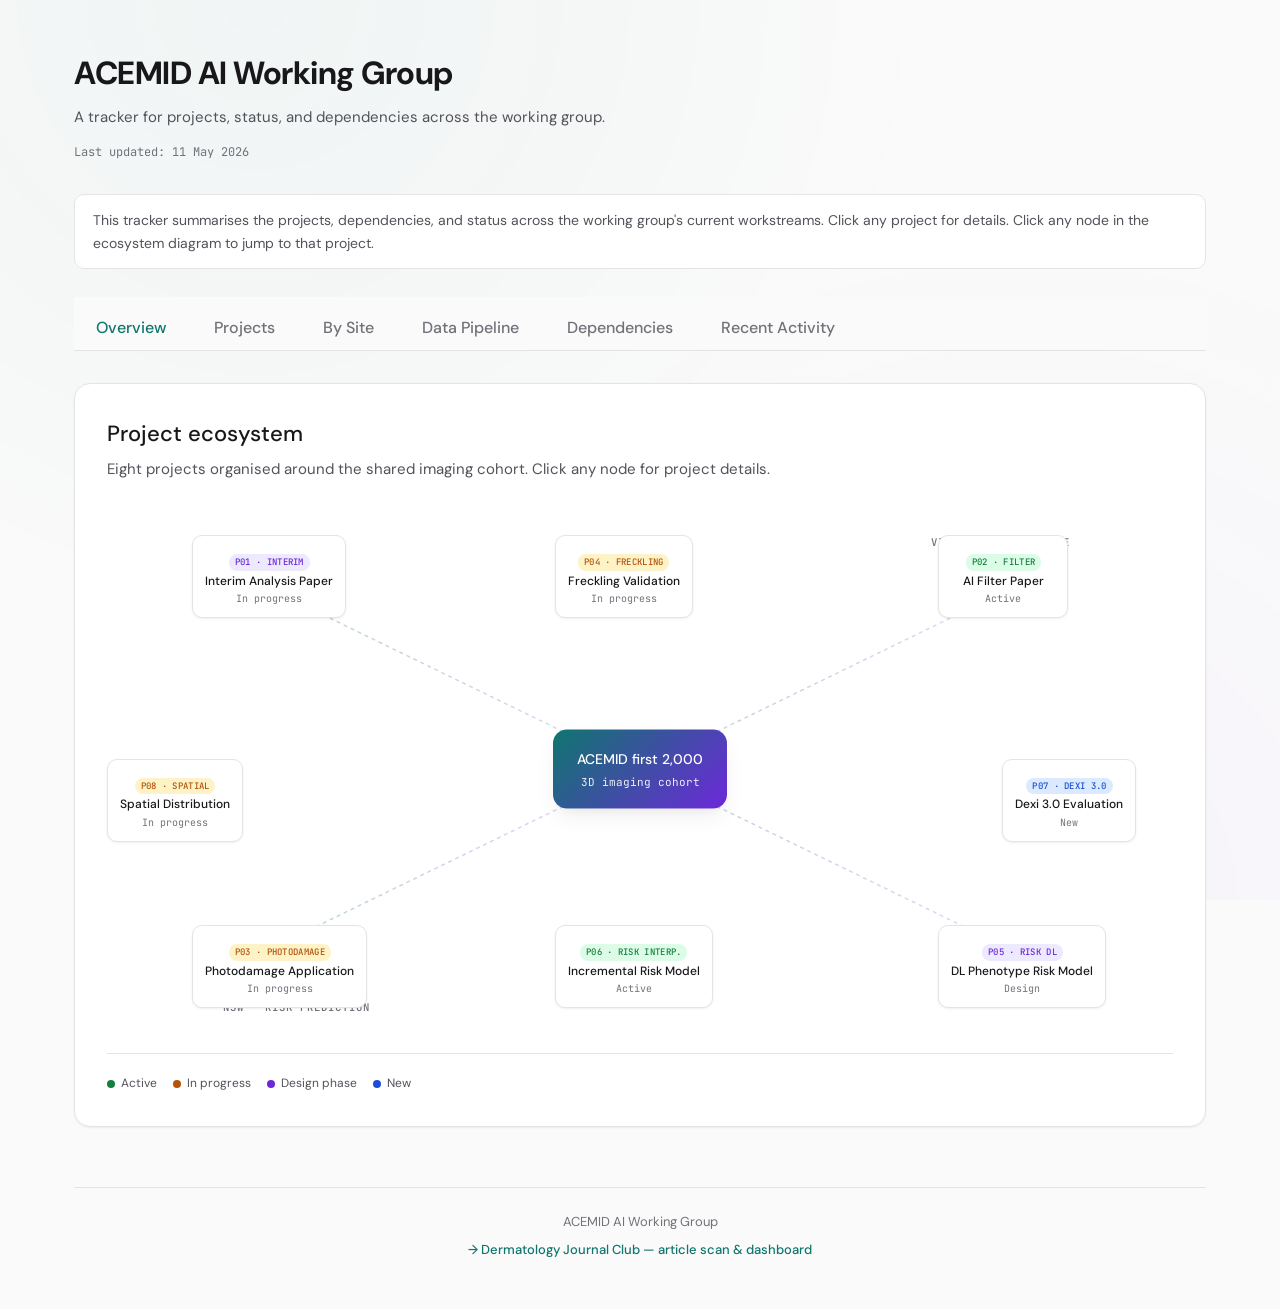
<file: index.html>
<!DOCTYPE html>
<html lang="en">
<head>
<meta charset="UTF-8">
<meta name="viewport" content="width=device-width, initial-scale=1.0">
<title>ACEMID AI Working Group — Tracker</title>
<link href="https://fonts.googleapis.com/css2?family=DM+Sans:wght@400;500;700&family=JetBrains+Mono:wght@400;500&display=swap" rel="stylesheet">
<style>
:root {
  --bg: #fafafa;
  --surface: #ffffff;
  --surface-2: #f4f4f5;
  --border: #e4e4e7;
  --border-strong: #d4d4d8;
  --text: #18181b;
  --text-2: #52525b;
  --text-3: #71717a;
  --accent: #0f766e;
  --accent-bg: #ccfbf1;
  --purple: #6d28d9;
  --purple-bg: #ede9fe;
  --amber: #b45309;
  --amber-bg: #fef3c7;
  --green: #15803d;
  --green-bg: #dcfce7;
  --red: #b91c1c;
  --red-bg: #fee2e2;
  --blue: #1d4ed8;
  --blue-bg: #dbeafe;
  --shadow: 0 1px 3px rgba(0,0,0,0.04), 0 1px 2px rgba(0,0,0,0.03);
  --shadow-lg: 0 10px 25px -5px rgba(0,0,0,0.08), 0 8px 10px -6px rgba(0,0,0,0.04);
}
@media (prefers-color-scheme: dark) {
  :root {
    --bg: #09090b; --surface: #18181b; --surface-2: #27272a;
    --border: #27272a; --border-strong: #3f3f46;
    --text: #fafafa; --text-2: #a1a1aa; --text-3: #71717a;
    --accent: #2dd4bf; --accent-bg: #134e4a;
    --purple: #a78bfa; --purple-bg: #2e1065;
    --amber: #fbbf24; --amber-bg: #422006;
    --green: #4ade80; --green-bg: #14532d;
    --red: #f87171; --red-bg: #450a0a;
    --blue: #60a5fa; --blue-bg: #1e3a8a;
  }
}
* { margin:0; padding:0; box-sizing:border-box; }
html { scroll-behavior:smooth; }
body { font-family:'DM Sans',-apple-system,sans-serif; background:var(--bg); color:var(--text); line-height:1.6; font-size:17px; }
body::before {
  content:''; position:fixed; inset:0; pointer-events:none; z-index:-1;
  background-image: radial-gradient(circle at 20% 0%, rgba(15,118,110,0.04), transparent 50%),
                    radial-gradient(circle at 80% 100%, rgba(109,40,217,0.03), transparent 50%);
}
.container { max-width:1180px; margin:0 auto; padding:48px 24px; }

.hdr { margin-bottom:32px; }
.hdr h1 { font-size:32px; font-weight:700; letter-spacing:-0.5px; margin-bottom:6px; }
.hdr .sub { font-size:15px; color:var(--text-2); }
.hdr .date { font-size:12px; color:var(--text-3); font-family:'JetBrains Mono',monospace; margin-top:14px; }

.tabs { display:flex; gap:4px; border-bottom:1px solid var(--border); margin-bottom:32px; overflow-x:auto; position:sticky; top:0; background:var(--bg); z-index:10; padding-top:8px; }
.tab { padding:12px 22px; font-size:16px; font-weight:500; cursor:pointer; color:var(--text-3); border-bottom:2px solid transparent; transition:all .2s; white-space:nowrap; background:none; border:none; font-family:inherit; }
.tab:hover { color:var(--text-2); }
.tab.active { color:var(--accent); border-bottom-color:var(--accent); }
.page { display:none; }
.page.active { display:block; animation:fadeUp 0.4s cubic-bezier(0.16, 1, 0.3, 1); }
@keyframes fadeUp { from { opacity:0; transform:translateY(8px); } to { opacity:1; transform:translateY(0); } }

/* Overview */
.overview-hero { background:var(--surface); border:1px solid var(--border); border-radius:16px; padding:32px; box-shadow:var(--shadow); }
.overview-hero h2 { font-size:22px; font-weight:500; margin-bottom:6px; }
.overview-hero .sub { font-size:15px; color:var(--text-2); margin-bottom:28px; }
.ecosystem { position:relative; height:520px; width:100%; }
.eco-svg { width:100%; height:100%; position:absolute; inset:0; }
.eco-node { position:absolute; background:var(--surface); border:1px solid var(--border); border-radius:10px; padding:10px 12px; cursor:pointer; transition:all 0.25s cubic-bezier(0.16, 1, 0.3, 1); box-shadow:var(--shadow); min-width:130px; text-align:center; }
.eco-node:hover { transform:translateY(-2px); border-color:var(--accent); box-shadow:var(--shadow-lg); z-index:5; }
.eco-node .n-name { font-size:12px; font-weight:500; line-height:1.3; }
.eco-node .n-status { font-size:10px; color:var(--text-3); margin-top:2px; font-family:'JetBrains Mono',monospace; }
.eco-node .n-tag { display:inline-block; font-size:9px; font-weight:500; padding:1px 6px; border-radius:8px; margin-bottom:3px; font-family:'JetBrains Mono',monospace; letter-spacing:0.3px; text-transform:uppercase; }
.eco-hub { position:absolute; top:50%; left:50%; transform:translate(-50%, -50%); background:linear-gradient(135deg, var(--accent), var(--purple)); color:white; padding:18px 24px; border-radius:14px; text-align:center; box-shadow:var(--shadow-lg); z-index:2; }
.eco-hub .h-title { font-size:14px; font-weight:500; margin-bottom:3px; }
.eco-hub .h-sub { font-size:11px; opacity:0.9; font-family:'JetBrains Mono',monospace; }
.legend { display:flex; gap:16px; flex-wrap:wrap; margin-top:24px; padding-top:20px; border-top:1px solid var(--border); font-size:12px; color:var(--text-2); }
.legend-item { display:flex; align-items:center; gap:6px; }
.legend-dot { width:8px; height:8px; border-radius:50%; }

/* Filters */
.filters { display:flex; gap:8px; flex-wrap:wrap; margin-bottom:24px; align-items:center; }
.filter-label { font-size:12px; color:var(--text-3); font-weight:500; margin-right:6px; text-transform:uppercase; letter-spacing:0.6px; font-family:'JetBrains Mono',monospace; }
.filter-chip { padding:6px 14px; font-size:13px; border-radius:16px; background:var(--surface); border:1px solid var(--border); cursor:pointer; color:var(--text-2); transition:all 0.2s; font-family:inherit; }
.filter-chip:hover { border-color:var(--border-strong); transform:translateY(-1px); }
.filter-chip.active { background:var(--text); color:var(--bg); border-color:var(--text); }

/* Projects */
.projects { display:grid; grid-template-columns:repeat(2, 1fr); gap:18px; }
@media (max-width: 800px) { .projects { grid-template-columns:1fr; } }
.proj { background:var(--surface); border:1px solid var(--border); border-radius:14px; padding:22px; cursor:pointer; transition:all 0.25s cubic-bezier(0.16, 1, 0.3, 1); position:relative; box-shadow:var(--shadow); }
.proj:hover { border-color:var(--accent); transform:translateY(-2px); box-shadow:var(--shadow-lg); }
.proj.expanded { grid-column:1 / -1; border-color:var(--accent); }
.proj-head { display:flex; justify-content:space-between; align-items:flex-start; gap:12px; margin-bottom:8px; }
.proj-name { font-size:19px; font-weight:500; line-height:1.3; }
.proj-id { font-family:'JetBrains Mono',monospace; font-size:11px; color:var(--text-3); margin-bottom:4px; letter-spacing:0.5px; }
.proj-lead { font-size:14px; color:var(--text-2); margin-bottom:12px; }
.proj-desc { font-size:14px; color:var(--text-2); line-height:1.6; }
.proj-footer { margin-top:14px; padding-top:14px; border-top:1px solid var(--border); display:flex; justify-content:flex-end; }
.proj-expand-cta { font-size:12px; color:var(--accent); transition:transform 0.2s; }
.proj:hover .proj-expand-cta { transform:translateX(2px); }

.pill { display:inline-block; font-size:11px; font-weight:500; padding:4px 12px; border-radius:12px; white-space:nowrap; }
.pill-active { background:var(--green-bg); color:var(--green); }
.pill-progress { background:var(--amber-bg); color:var(--amber); }
.pill-new { background:var(--blue-bg); color:var(--blue); }
.pill-design { background:var(--purple-bg); color:var(--purple); }
.pill-blocked { background:var(--red-bg); color:var(--red); }

.proj-detail { margin-top:18px; padding-top:18px; border-top:1px solid var(--border); display:none; animation:fadeUp 0.3s ease-out; }
.proj.expanded .proj-detail { display:block; }
.detail-grid { display:grid; grid-template-columns:1fr 1fr; gap:24px; }
@media (max-width: 800px) { .detail-grid { grid-template-columns:1fr; } }
.detail-section h4 { font-size:11px; font-weight:500; text-transform:uppercase; letter-spacing:0.8px; color:var(--text-3); margin-bottom:10px; font-family:'JetBrains Mono',monospace; }
.detail-section ul { list-style:none; }
.detail-section li { font-size:14px; color:var(--text-2); padding:5px 0 5px 16px; position:relative; line-height:1.55; }
.detail-section li::before { content:''; position:absolute; left:0; top:14px; width:5px; height:5px; border-radius:50%; background:var(--accent); }

/* Sites */
.sites { display:grid; grid-template-columns:1fr 1fr 1fr; gap:18px; }
@media (max-width: 900px) { .sites { grid-template-columns:1fr; } }
.site { background:var(--surface); border:1px solid var(--border); border-radius:14px; padding:24px; transition:transform 0.2s; box-shadow:var(--shadow); }
.site:hover { transform:translateY(-2px); }
.site-head { display:flex; align-items:center; gap:10px; margin-bottom:18px; padding-bottom:14px; border-bottom:1px solid var(--border); }
.site-dot { width:14px; height:14px; border-radius:50%; flex-shrink:0; }
.site-name { font-size:19px; font-weight:500; }
.site-people { margin-bottom:18px; }
.site-people h4 { font-size:11px; font-weight:500; text-transform:uppercase; letter-spacing:0.8px; color:var(--text-3); margin-bottom:12px; font-family:'JetBrains Mono',monospace; }
.site-people .person { font-size:14px; color:var(--text); padding:4px 0; }
.site-projects { padding-top:14px; border-top:1px solid var(--border); }
.site-projects h4 { font-size:11px; font-weight:500; text-transform:uppercase; letter-spacing:0.8px; color:var(--text-3); margin-bottom:10px; font-family:'JetBrains Mono',monospace; }
.site-projects .sp { font-size:13px; color:var(--text-2); padding:3px 0; }

/* Pipeline */
.pipeline-grid { background:var(--surface); border:1px solid var(--border); border-radius:14px; padding:28px; box-shadow:var(--shadow); }
.pipeline-stage { padding:16px 0; border-bottom:1px dashed var(--border); transition:transform 0.2s; }
.pipeline-stage:hover { transform:translateX(4px); }
.pipeline-stage:last-child { border-bottom:none; padding-bottom:0; }
.pipeline-stage h3 { font-size:15px; font-weight:500; margin-bottom:6px; display:flex; align-items:center; gap:10px; }
.pipeline-stage h3 .step-num { background:var(--accent-bg); color:var(--accent); width:28px; height:28px; border-radius:50%; display:inline-flex; align-items:center; justify-content:center; font-size:13px; font-family:'JetBrains Mono',monospace; font-weight:500; flex-shrink:0; }
.pipeline-stage p { font-size:14px; color:var(--text-2); line-height:1.6; padding-left:38px; }
.pipeline-stage .meta { font-size:12px; color:var(--text-3); padding-left:38px; margin-top:6px; font-family:'JetBrains Mono',monospace; }

/* Dependencies tab */
.dep-section { margin-bottom:28px; }
.dep-section h2 { font-size:20px; font-weight:500; margin-bottom:6px; }
.dep-section .sub { font-size:14px; color:var(--text-2); margin-bottom:18px; }

.eb-grid { display:grid; grid-template-columns:1fr 1fr; gap:18px; margin-bottom:8px; }
@media (max-width: 800px) { .eb-grid { grid-template-columns:1fr; } }
.eb-card { background:var(--surface); border:1px solid var(--border); border-radius:14px; padding:22px; box-shadow:var(--shadow); }
.eb-card.enablers { border-left:3px solid var(--green); }
.eb-card.blockers { border-left:3px solid var(--amber); }
.eb-card h3 { font-size:15px; font-weight:500; margin-bottom:14px; display:flex; align-items:center; gap:8px; }
.eb-card h3 .label { font-size:11px; padding:2px 8px; border-radius:10px; background:var(--surface-2); color:var(--text-3); font-weight:500; font-family:'JetBrains Mono',monospace; letter-spacing:0.5px; }
.eb-list { list-style:none; }
.eb-item { padding:9px 0; border-bottom:1px solid var(--border); font-size:14px; color:var(--text-2); line-height:1.55; }
.eb-item:last-child { border-bottom:none; }
.eb-item strong { color:var(--text); font-weight:500; }

/* Dep matrix */
.depmap { background:var(--surface); border:1px solid var(--border); border-radius:14px; padding:24px; box-shadow:var(--shadow); overflow-x:auto; }
.depmap-title { font-size:15px; font-weight:500; margin-bottom:4px; }
.depmap-sub { font-size:13px; color:var(--text-2); margin-bottom:20px; }
.matrix { display:grid; gap:1px; background:var(--border); border:1px solid var(--border); border-radius:8px; overflow:hidden; min-width:780px; }
.matrix-row { display:grid; grid-template-columns:200px repeat(7, 1fr); gap:1px; background:var(--border); }
.matrix-cell { background:var(--surface); padding:10px 8px; font-size:12px; display:flex; align-items:center; justify-content:center; text-align:center; min-height:48px; }
.matrix-cell.label { justify-content:flex-start; padding-left:14px; font-weight:500; font-size:13px; }
.matrix-cell.header { background:var(--surface-2); font-size:11px; font-weight:500; color:var(--text-3); text-transform:uppercase; letter-spacing:0.5px; font-family:'JetBrains Mono',monospace; line-height:1.3; }
.matrix-cell .dot { width:18px; height:18px; border-radius:50%; display:flex; align-items:center; justify-content:center; font-size:11px; font-weight:500; }
.dot-ready { background:var(--green); color:white; }
.dot-progress { background:var(--amber); color:white; }
.dot-blocked { background:var(--red); color:white; }
.dot-pending { background:var(--surface-2); color:var(--text-3); border:1px solid var(--border); }
.dot-na { color:var(--text-3); font-size:14px; }
.matrix-legend { display:flex; gap:18px; flex-wrap:wrap; margin-top:16px; font-size:12px; color:var(--text-2); }
.matrix-legend .li { display:flex; align-items:center; gap:6px; }

/* Recent activity */
.timeline { background:var(--surface); border:1px solid var(--border); border-radius:14px; padding:28px; box-shadow:var(--shadow); }
.tl-item { display:grid; grid-template-columns:130px 1fr; gap:20px; padding:20px 0; border-bottom:1px solid var(--border); transition:transform 0.2s; }
.tl-item:hover { transform:translateX(4px); }
.tl-item:last-child { border-bottom:none; padding-bottom:0; }
.tl-item:first-child { padding-top:0; }
.tl-date { font-family:'JetBrains Mono',monospace; font-size:12px; color:var(--text-3); }
.tl-content h4 { font-size:15px; font-weight:500; margin-bottom:6px; }
.tl-content p { font-size:14px; color:var(--text-2); line-height:1.6; margin-bottom:6px; }
.tl-content .tl-tags { display:flex; gap:6px; flex-wrap:wrap; margin-top:10px; }
.tl-tag { font-size:11px; padding:3px 10px; border-radius:10px; background:var(--surface-2); color:var(--text-2); border:1px solid var(--border); font-family:'JetBrains Mono',monospace; }
@media (max-width: 600px) {
  .tl-item { grid-template-columns:1fr; gap:8px; }
}

.footer { margin-top:60px; padding-top:24px; border-top:1px solid var(--border); text-align:center; }
.footer p { font-size:13px; color:var(--text-3); }

.disclaimer { background:var(--surface); border:1px solid var(--border); border-radius:10px; padding:14px 18px; margin-bottom:28px; font-size:14px; color:var(--text-2); line-height:1.6; }

/* Analysis Design block (P06 expanded) */
.analysis-design {
  margin-top:22px; padding-top:18px; border-top:1px solid var(--border);
}
.analysis-design h3 {
  font-size:14px; font-weight:500; text-transform:uppercase; letter-spacing:0.8px;
  color:var(--text-3); margin-bottom:14px; font-family:'JetBrains Mono',monospace;
}
.models-grid { display:grid; grid-template-columns:repeat(2,1fr); gap:12px; }
@media (max-width:700px) { .models-grid { grid-template-columns:1fr; } }

.model-card {
  background:var(--surface-2); border:1px solid var(--border);
  border-radius:10px; padding:14px 16px; cursor:pointer;
  transition:all 0.25s cubic-bezier(0.16,1,0.3,1); position:relative; overflow:hidden;
}
.model-card:hover {
  border-color:var(--accent); background:var(--surface);
  box-shadow:0 4px 14px -4px rgba(0,0,0,0.08);
}
.model-card .mc-head {
  display:flex; justify-content:space-between; align-items:center; gap:8px;
}
.model-card .mc-lbl {
  font-size:13px; font-weight:600; color:var(--accent);
  font-family:'JetBrains Mono',monospace; letter-spacing:0.5px;
}
.model-card .mc-arrow {
  font-size:14px; color:var(--text-3); transition:transform 0.25s;
}
.model-card.open .mc-arrow { transform:rotate(90deg); }
.model-card .mc-name { font-size:15px; font-weight:600; margin-top:4px; }
.model-card .mc-desc { font-size:13px; color:var(--text-2); margin-top:2px; }
.model-card .mc-expand {
  max-height:0; overflow:hidden;
  transition:max-height 0.4s ease, margin-top 0.3s ease, padding-top 0.3s ease;
}
.model-card.open .mc-expand {
  max-height:800px; margin-top:14px; padding-top:14px;
  border-top:1px dashed var(--border);
}

.schema-flow {
  display:flex; align-items:center; gap:0; flex-wrap:wrap;
  justify-content:center; margin:6px 0 12px;
}
.s-box {
  border-radius:8px; padding:8px 12px; text-align:center; min-width:90px;
  font-size:12px;
}
.s-box .s-title { font-weight:600; font-size:12px; }
.s-box .s-sub { font-size:10px; margin-top:2px; opacity:0.85; }
.s-box.baseline { background:var(--surface-2); border:1px solid var(--border-strong); color:var(--text-2); }
.s-box.marker { background:var(--accent-bg); border:1px solid rgba(15,118,110,0.25); color:var(--accent); }
.s-box.outcome { background:var(--amber-bg); border:1px solid rgba(180,83,9,0.25); color:var(--amber); }
.s-box.result { background:var(--green-bg); border:1px solid rgba(21,128,61,0.25); color:var(--green); }
.s-plus { font-size:16px; font-weight:600; color:var(--text-3); padding:0 7px; }
.s-arrow { font-size:14px; color:var(--text-3); padding:0 8px; }

.markers-row {
  display:flex; gap:6px; justify-content:center; flex-wrap:wrap; margin:8px 0;
}
.marker-chip {
  padding:4px 10px; border-radius:6px; background:var(--accent-bg);
  border:1px solid rgba(15,118,110,0.15); font-size:11px; color:var(--accent);
  font-family:'JetBrains Mono',monospace;
}
.marker-chip.dim { opacity:0.35; }

.vs-box-row {
  display:flex; align-items:center; justify-content:center;
  gap:10px; margin:10px 0; flex-wrap:wrap;
}
.vs-box {
  padding:10px 14px; border-radius:8px; text-align:center;
  min-width:140px; max-width:200px;
}
.vs-box.old { background:var(--red-bg); border:1px solid rgba(185,28,28,0.15); }
.vs-box.old .vs-title { color:var(--red); font-weight:600; font-size:12px; }
.vs-box.new { background:var(--green-bg); border:1px solid rgba(21,128,61,0.15); }
.vs-box.new .vs-title { color:var(--green); font-weight:600; font-size:12px; }
.vs-box .vs-sub { font-size:10px; color:var(--text-2); margin-top:2px; line-height:1.4; }
.vs-arrow { font-size:18px; color:var(--text-3); }

.hypothesis-box {
  font-size:12px; color:var(--accent); text-align:center; margin-top:10px;
  padding:10px 14px; background:var(--accent-bg);
  border:1px dashed rgba(15,118,110,0.25); border-radius:8px;
  line-height:1.5;
}
.schema-label {
  font-size:11px; color:var(--text-3); text-align:center; margin-top:8px;
  line-height:1.5; font-style:italic;
}

.methods-row {
  display:flex; gap:8px; flex-wrap:wrap; margin-top:18px;
  padding-top:14px; border-top:1px solid var(--border);
}
.methods-row .m-tag {
  font-size:12px; padding:4px 12px; border-radius:6px;
  border:1px solid var(--border-strong); color:var(--text-2);
  font-family:'JetBrains Mono',monospace; background:var(--surface);
}
</style>
</head>
<body>
<div class="container">

<div class="hdr">
  <h1>ACEMID AI Working Group</h1>
  <p class="sub">A tracker for projects, status, and dependencies across the working group.</p>
  <div class="date">Last updated: 11 May 2026</div>
</div>

<div class="disclaimer">
  This tracker summarises the projects, dependencies, and status across the working group's current workstreams. Click any project for details. Click any node in the ecosystem diagram to jump to that project.
</div>

<div class="tabs">
  <button class="tab active" onclick="showPage('overview', this)">Overview</button>
  <button class="tab" onclick="showPage('projects', this)">Projects</button>
  <button class="tab" onclick="showPage('sites', this)">By Site</button>
  <button class="tab" onclick="showPage('pipeline', this)">Data Pipeline</button>
  <button class="tab" onclick="showPage('dependencies', this)">Dependencies</button>
  <button class="tab" onclick="showPage('activity', this)">Recent Activity</button>
</div>

<!-- OVERVIEW -->
<div class="page active" id="p-overview">
<div class="overview-hero">
  <h2>Project ecosystem</h2>
  <p class="sub">Eight projects organised around the shared imaging cohort. Click any node for project details.</p>
  <div class="ecosystem">
    <svg class="eco-svg" viewBox="0 0 1100 520" preserveAspectRatio="xMidYMid meet">
      <defs>
        <linearGradient id="lineGrad" x1="0" y1="0" x2="1" y2="0">
          <stop offset="0%" stop-color="#0f766e" stop-opacity="0.3"/>
          <stop offset="100%" stop-color="#6d28d9" stop-opacity="0.2"/>
        </linearGradient>
      </defs>
      <line x1="550" y1="260" x2="180" y2="80"  stroke="url(#lineGrad)" stroke-width="1.5" stroke-dasharray="4 4"/>
      <line x1="550" y1="260" x2="550" y2="80"  stroke="url(#lineGrad)" stroke-width="1.5" stroke-dasharray="4 4"/>
      <line x1="550" y1="260" x2="920" y2="80"  stroke="url(#lineGrad)" stroke-width="1.5" stroke-dasharray="4 4"/>
      <line x1="550" y1="260" x2="100" y2="260" stroke="url(#lineGrad)" stroke-width="1.5" stroke-dasharray="4 4"/>
      <line x1="550" y1="260" x2="1000" y2="260" stroke="url(#lineGrad)" stroke-width="1.5" stroke-dasharray="4 4"/>
      <line x1="550" y1="260" x2="180" y2="440" stroke="url(#lineGrad)" stroke-width="1.5" stroke-dasharray="4 4"/>
      <line x1="550" y1="260" x2="550" y2="440" stroke="url(#lineGrad)" stroke-width="1.5" stroke-dasharray="4 4"/>
      <line x1="550" y1="260" x2="920" y2="440" stroke="url(#lineGrad)" stroke-width="1.5" stroke-dasharray="4 4"/>
      <text x="120" y="30" fill="#71717a" font-size="11" font-family="JetBrains Mono" letter-spacing="1" font-weight="500">QLD · ALGORITHMS</text>
      <text x="500" y="30" fill="#71717a" font-size="11" font-family="JetBrains Mono" letter-spacing="1" font-weight="500">CROSS-SITE</text>
      <text x="850" y="30" fill="#71717a" font-size="11" font-family="JetBrains Mono" letter-spacing="1" font-weight="500">VIC · INFRASTRUCTURE</text>
      <text x="120" y="510" fill="#71717a" font-size="11" font-family="JetBrains Mono" letter-spacing="1" font-weight="500">NSW · RISK PREDICTION</text>
    </svg>
    <div class="eco-hub"><div class="h-title">ACEMID first 2,000</div><div class="h-sub">3D imaging cohort</div></div>
    <div class="eco-node" style="top:5%; left:8%;" onclick="goToProject('p1')"><span class="n-tag" style="background:var(--purple-bg);color:var(--purple);">P01 · Interim</span><div class="n-name">Interim Analysis Paper</div><div class="n-status">In progress</div></div>
    <div class="eco-node" style="top:5%; left:42%;" onclick="goToProject('p4')"><span class="n-tag" style="background:var(--amber-bg);color:var(--amber);">P04 · Freckling</span><div class="n-name">Freckling Validation</div><div class="n-status">In progress</div></div>
    <div class="eco-node" style="top:5%; left:78%;" onclick="goToProject('p2')"><span class="n-tag" style="background:var(--green-bg);color:var(--green);">P02 · Filter</span><div class="n-name">AI Filter Paper</div><div class="n-status">Active</div></div>
    <div class="eco-node" style="top:48%; left:0%;" onclick="goToProject('p8')"><span class="n-tag" style="background:var(--amber-bg);color:var(--amber);">P08 · Spatial</span><div class="n-name">Spatial Distribution</div><div class="n-status">In progress</div></div>
    <div class="eco-node" style="top:48%; left:84%;" onclick="goToProject('p7')"><span class="n-tag" style="background:var(--blue-bg);color:var(--blue);">P07 · Dexi 3.0</span><div class="n-name">Dexi 3.0 Evaluation</div><div class="n-status">New</div></div>
    <div class="eco-node" style="top:80%; left:8%;" onclick="goToProject('p3')"><span class="n-tag" style="background:var(--amber-bg);color:var(--amber);">P03 · Photodamage</span><div class="n-name">Photodamage Application</div><div class="n-status">In progress</div></div>
    <div class="eco-node" style="top:80%; left:42%;" onclick="goToProject('p6')"><span class="n-tag" style="background:var(--green-bg);color:var(--green);">P06 · Risk Interp.</span><div class="n-name">Incremental Risk Model</div><div class="n-status">Active</div></div>
    <div class="eco-node" style="top:80%; left:78%;" onclick="goToProject('p5')"><span class="n-tag" style="background:var(--purple-bg);color:var(--purple);">P05 · Risk DL</span><div class="n-name">DL Phenotype Risk Model</div><div class="n-status">Design</div></div>
  </div>
  <div class="legend">
    <div class="legend-item"><span class="legend-dot" style="background:var(--green);"></span>Active</div>
    <div class="legend-item"><span class="legend-dot" style="background:var(--amber);"></span>In progress</div>
    <div class="legend-item"><span class="legend-dot" style="background:var(--purple);"></span>Design phase</div>
    <div class="legend-item"><span class="legend-dot" style="background:var(--blue);"></span>New</div>
  </div>
</div>
</div>

<!-- PROJECTS -->
<div class="page" id="p-projects">
<div class="filters">
  <span class="filter-label">Filter</span>
  <button class="filter-chip active" onclick="filterProjects('all', this)">All (8)</button>
  <button class="filter-chip" onclick="filterProjects('active', this)">Active</button>
  <button class="filter-chip" onclick="filterProjects('progress', this)">In progress</button>
  <button class="filter-chip" onclick="filterProjects('design', this)">Design phase</button>
  <button class="filter-chip" onclick="filterProjects('new', this)">New</button>
</div>
<div class="projects" id="projGrid">

<div class="proj" id="p1" data-status="progress" onclick="toggleProj(this)">
  <div class="proj-head"><div><div class="proj-id">P01 · INTERIM</div><div class="proj-name">Interim Analysis Paper</div></div><span class="pill pill-progress">In progress</span></div>
  <div class="proj-lead">Dilki Jayasinghe · Tori Mar · Monika Janda</div>
  <div class="proj-desc">Descriptive overview of the first 2,000 ACEMID participants. Focus on baseline naevus counts and melanoma location mapping.</div>
  <div class="proj-footer"><span class="proj-expand-cta">Click for details →</span></div>
  <div class="proj-detail"><div class="detail-grid">
    <div class="detail-section"><h4>Current state</h4><ul>
      <li>Script 1 distributed to sites</li>
      <li>Preliminary naevus count figures presented from PA data (n=672)</li>
      <li>Naevus categorisation issue identified for ~7% of participants (broad location labels rather than upper/lower)</li>
      <li>Revised figure excluding uncategorised lesions resolves apparent asymmetry</li>
    </ul></div>
    <div class="detail-section"><h4>Dependencies</h4><ul>
      <li>Baseline naevus extraction at remaining sites (HIRF, AH, SHI, BH, MIA, WMH)</li>
      <li>Pathology review of ~100 outstanding melanoma slides</li>
      <li>Skin colour extraction</li>
      <li>Photodamage methodology resolution (see P03)</li>
    </ul></div>
  </div></div>
</div>

<div class="proj" id="p2" data-status="active" onclick="toggleProj(this)">
  <div class="proj-head"><div><div class="proj-id">P02 · FILTER</div><div class="proj-name">AI Filter Paper</div></div><span class="pill pill-active">Active</span></div>
  <div class="proj-lead">Zhen Yu · Tori Mar</div>
  <div class="proj-desc">Evaluation of AI algorithms for identifying lesions that benefit from dermoscopic review from total body 3D images.</div>
  <div class="proj-footer"><span class="proj-expand-cta">Click for details →</span></div>
  <div class="proj-detail"><div class="detail-grid">
    <div class="detail-section"><h4>Current state</h4><ul>
      <li>ISIC tile extraction tool functional (resolved late March)</li>
      <li>Extraction run on Alfred data</li>
      <li>Filter paper dataset being curated based on pathology-reviewed cohort</li>
    </ul></div>
    <div class="detail-section"><h4>Dependencies</h4><ul>
      <li>Pathology-reviewed cohort spreadsheet</li>
      <li>Labelling definition (lesions for dermoscopy vs lesions for biopsy)</li>
      <li>Algorithm comparison methodology</li>
    </ul></div>
  </div></div>
</div>

<div class="proj" id="p3" data-status="progress" onclick="toggleProj(this)">
  <div class="proj-head"><div><div class="proj-id">P03 · PHOTODAMAGE</div><div class="proj-name">Photodamage Algorithm Application</div></div><span class="pill pill-progress">In progress</span></div>
  <div class="proj-lead">Zhen Yu · Siyuan Yan · Adam Mothershaw</div>
  <div class="proj-desc">Application of previously-published photodamage CNN to ACEMID interim cohort. Currently per-tile predictions; aggregation methodology under discussion.</div>
  <div class="proj-footer"><span class="proj-expand-cta">Click for details →</span></div>
  <div class="proj-detail"><div class="detail-grid">
    <div class="detail-section"><h4>Current state</h4><ul>
      <li>CR2 to PNG/JPEG conversion utility working (Canfield provided updated version)</li>
      <li>AI model in preparation for sharing; integration with Script 2 to follow</li>
      <li>Per-tile output confirmed; per-body-site aggregation methodology under discussion</li>
    </ul></div>
    <div class="detail-section"><h4>Dependencies</h4><ul>
      <li>AI model sharing with the extraction team</li>
      <li>Aggregation methodology design</li>
      <li>Decision on local vs centralised algorithm execution per site</li>
    </ul></div>
  </div></div>
</div>

<div class="proj" id="p4" data-status="progress" onclick="toggleProj(this)">
  <div class="proj-head"><div><div class="proj-id">P04 · FRECKLING</div><div class="proj-name">Freckling Algorithm Validation</div></div><span class="pill pill-progress">In progress</span></div>
  <div class="proj-lead">Sam Kahler · Clare Primiero · Adam Mothershaw</div>
  <div class="proj-desc">External validation of UQ-developed freckling CNN. Validation cohort: Alfred participants under 40 years.</div>
  <div class="proj-footer"><span class="proj-expand-cta">Click for details →</span></div>
  <div class="proj-detail"><div class="detail-grid">
    <div class="detail-section"><h4>Current state</h4><ul>
      <li>Segmented Alfred images being prepared for annotation</li>
      <li>Transfer method to UQ being clarified</li>
      <li>Annotation by clinical reviewers required after image transfer</li>
    </ul></div>
    <div class="detail-section"><h4>Dependencies</h4><ul>
      <li>Image transfer Alfred → UQ for annotation</li>
      <li>Annotator availability at UQ</li>
      <li>Validated algorithm needed before downstream risk modelling uses freckling feature</li>
    </ul></div>
  </div></div>
</div>

<div class="proj" id="p5" data-status="design" onclick="toggleProj(this)">
  <div class="proj-head"><div><div class="proj-id">P05 · RISK DL</div><div class="proj-name">Deep Learning Phenotype Risk Model</div></div><span class="pill pill-design">Design phase</span></div>
  <div class="proj-lead">Zhen Yu · Zongyuan Ge</div>
  <div class="proj-desc">Image-only deep learning model for melanoma risk prediction. End-to-end approach trained directly on 3D total body photography.</div>
  <div class="proj-footer"><span class="proj-expand-cta">Click for details →</span></div>
  <div class="proj-detail"><div class="detail-grid">
    <div class="detail-section"><h4>Current state</h4><ul>
      <li>Cohort definition: ~200 per risk group required</li>
      <li>Initial truth labels under consideration: melanoma history, ≥100 naevi</li>
      <li>Testing multiple label definitions to compare performance</li>
      <li>Training cohort restricted to participants not continuing to Automate Me</li>
    </ul></div>
    <div class="detail-section"><h4>Dependencies</h4><ul>
      <li>Identification of eligible training cohort</li>
      <li>Resolution of truth label definition</li>
      <li>External validation strategy</li>
    </ul></div>
  </div></div>
</div>

<div class="proj" id="p6" data-status="active" onclick="toggleProj(this)">
  <div class="proj-head"><div><div class="proj-id">P06 · RISK INTERPRETABLE</div><div class="proj-name">Interpretable Incremental Risk Model</div></div><span class="pill pill-active">Active</span></div>
  <div class="proj-lead">Anne Cust · Yagiz Aksoy</div>
  <div class="proj-desc">Adds extracted phenotypic risk features to existing validated risk models to assess incremental AUC improvement. Maintains feature-level interpretability via SHAP and decision curve analysis.</div>
  <div class="proj-footer"><span class="proj-expand-cta">Click for details →</span></div>
  <div class="proj-detail"><div class="detail-grid">
    <div class="detail-section"><h4>Current state</h4><ul>
      <li>MIA access established</li>
      <li>Original baseline risk data extraction in progress</li>
      <li>Data to be shared with ACEMID risk-model teams</li>
    </ul></div>
    <div class="detail-section"><h4>Dependencies</h4><ul>
      <li>Naevus count CSVs from QLD/VIC sites</li>
      <li>Photodamage outputs (see P03)</li>
      <li>Validated freckling algorithm (see P04)</li>
      <li>Melanoma outcomes from pathology review</li>
    </ul></div>
  </div>

  <div class="analysis-design">
    <h3>Analysis design — click each model to explore</h3>
    <div class="models-grid">

      <div class="model-card" onclick="event.stopPropagation(); toggleModel(this);">
        <div class="mc-head">
          <span class="mc-lbl">MODEL A</span>
          <span class="mc-arrow">▸</span>
        </div>
        <div class="mc-name">Baseline</div>
        <div class="mc-desc">MIA/Vuong with published predictors</div>
        <div class="mc-expand">
          <div class="schema-flow">
            <div class="s-box baseline"><div class="s-title">MIA/Vuong</div><div class="s-sub">Vuong et al. 2016</div></div>
            <div class="s-arrow">→</div>
            <div class="s-box outcome"><div class="s-title">Melanoma risk</div><div class="s-sub">5-year probability</div></div>
            <div class="s-arrow">→</div>
            <div class="s-box result"><div class="s-title">AUC ≈ 0.70</div><div class="s-sub">Current ceiling</div></div>
          </div>
          <div class="markers-row">
            <div class="marker-chip">Age</div>
            <div class="marker-chip">Sex</div>
            <div class="marker-chip">Hair colour</div>
            <div class="marker-chip">Nevus density</div>
            <div class="marker-chip">Family history</div>
            <div class="marker-chip">NMSC history</div>
            <div class="marker-chip">Sunbed sessions</div>
          </div>
          <div class="schema-label">The baseline against which all image-augmented models are compared. External AUC matches development AUC (0.70) — robust but plateaued.</div>
        </div>
      </div>

      <div class="model-card" onclick="event.stopPropagation(); toggleModel(this);">
        <div class="mc-head">
          <span class="mc-lbl">MODELS B1–B4</span>
          <span class="mc-arrow">▸</span>
        </div>
        <div class="mc-name">Individual markers</div>
        <div class="mc-desc">Add each image marker one at a time</div>
        <div class="mc-expand">
          <div class="schema-flow">
            <div class="s-box baseline"><div class="s-title">MIA/Vuong</div><div class="s-sub">baseline</div></div>
            <div class="s-plus">+</div>
            <div class="s-box marker"><div class="s-title">1 image marker</div><div class="s-sub">added individually</div></div>
            <div class="s-arrow">→</div>
            <div class="s-box result"><div class="s-title">ΔAUC</div><div class="s-sub">per marker</div></div>
          </div>
          <div class="markers-row">
            <div class="marker-chip">B1: Nevus count</div>
            <div class="marker-chip">B2: UV damage</div>
            <div class="marker-chip">B3: Freckling</div>
            <div class="marker-chip">B4: Skin colour</div>
          </div>
          <div class="vs-box-row">
            <div class="vs-box old">
              <div class="vs-title">Self-reported</div>
              <div class="vs-sub">4-level pictogram<br>"Few / Some / Many / Very many"</div>
            </div>
            <span class="vs-arrow">→</span>
            <div class="vs-box new">
              <div class="vs-title">AI-derived</div>
              <div class="vs-sub">Continuous objective score<br>from 3D total-body photography</div>
            </div>
          </div>
          <div class="schema-label">Isolates the incremental contribution of each marker. SHAP values show exactly which patients benefit most from each addition.</div>
        </div>
      </div>

      <div class="model-card" onclick="event.stopPropagation(); toggleModel(this);">
        <div class="mc-head">
          <span class="mc-lbl">MODEL C</span>
          <span class="mc-arrow">▸</span>
        </div>
        <div class="mc-name">Combined</div>
        <div class="mc-desc">All image markers together</div>
        <div class="mc-expand">
          <div class="schema-flow">
            <div class="s-box baseline"><div class="s-title">MIA/Vuong</div><div class="s-sub">baseline</div></div>
            <div class="s-plus">+</div>
            <div class="s-box marker"><div class="s-title">All 4 markers</div><div class="s-sub">combined</div></div>
            <div class="s-arrow">→</div>
            <div class="s-box result"><div class="s-title">Best AUC?</div><div class="s-sub">target &gt; 0.70</div></div>
          </div>
          <div class="markers-row">
            <div class="marker-chip">Nevus count</div>
            <div class="marker-chip">UV damage</div>
            <div class="marker-chip">Freckling</div>
            <div class="marker-chip">Skin colour</div>
          </div>
          <div class="hypothesis-box">Core hypothesis: the AUC 0.70 ceiling reflects the information limit of self-reported data, not the information limit of phenotype itself. Combining all objective measurements should break through.</div>
          <div class="schema-label">Super Learner ensemble captures non-linear interactions between markers that traditional Cox models miss. Decision curve analysis shows net benefit at screening-relevant thresholds.</div>
        </div>
      </div>

      <div class="model-card" onclick="event.stopPropagation(); toggleModel(this);">
        <div class="mc-head">
          <span class="mc-lbl">MODEL D</span>
          <span class="mc-arrow">▸</span>
        </div>
        <div class="mc-name">Image-only</div>
        <div class="mc-desc">No survey data at all</div>
        <div class="mc-expand">
          <div class="schema-flow">
            <div class="s-box marker"><div class="s-title">Image markers</div><div class="s-sub">+ age + sex only</div></div>
            <div class="s-arrow">→</div>
            <div class="s-box outcome"><div class="s-title">Melanoma risk</div><div class="s-sub">no questionnaire</div></div>
          </div>
          <div class="markers-row">
            <div class="marker-chip">Nevus count</div>
            <div class="marker-chip">UV damage</div>
            <div class="marker-chip">Freckling</div>
            <div class="marker-chip">Skin colour</div>
            <div class="marker-chip">Age</div>
            <div class="marker-chip">Sex</div>
            <div class="marker-chip dim">Questionnaire data</div>
          </div>
          <div class="hypothesis-box">If Model D approaches Model C performance, it suggests that a risk assessment could be derived from a single 3D photograph — no patient survey required. Major implications for scalability and screening program design.</div>
        </div>
      </div>

    </div>

    <div class="methods-row">
      <span class="m-tag">Super Learner ensemble</span>
      <span class="m-tag">SHAP decomposition</span>
      <span class="m-tag">Decision curve analysis</span>
      <span class="m-tag">Venn-ABERS calibration</span>
    </div>
  </div>

  </div>
</div>

<div class="proj" id="p7" data-status="new" onclick="toggleProj(this)">
  <div class="proj-head"><div><div class="proj-id">P07 · DEXI 3.0</div><div class="proj-name">Dexi 3.0 Evaluation</div></div><span class="pill pill-new">New</span></div>
  <div class="proj-lead">Tori Mar · Canfield Scientific</div>
  <div class="proj-desc">External evaluation of Canfield's Dexi 3.0 dermoscopy AI on ACEMID interim data with pathology-reviewed lesions.</div>
  <div class="proj-footer"><span class="proj-expand-cta">Click for details →</span></div>
  <div class="proj-detail"><div class="detail-grid">
    <div class="detail-section"><h4>Current state</h4><ul>
      <li>Existing ethics framework covers the evaluation</li>
      <li>Canfield team to present to AIWG</li>
      <li>MSK/Stanford clinical trial reportedly commencing mid-2026</li>
    </ul></div>
    <div class="detail-section"><h4>Dependencies</h4><ul>
      <li>Centralisation of dermoscopy images for evaluation</li>
      <li>Defined evaluation protocol</li>
      <li>Engagement timeline with Canfield team</li>
    </ul></div>
  </div></div>
</div>

<div class="proj" id="p8" data-status="progress" onclick="toggleProj(this)">
  <div class="proj-head"><div><div class="proj-id">P08 · SPATIAL</div><div class="proj-name">Spatial Distribution Analysis</div></div><span class="pill pill-progress">In progress</span></div>
  <div class="proj-lead">Dilki Jayasinghe</div>
  <div class="proj-desc">Naevus spatial distribution patterns from 3D coordinates. Satellite naevi as independent risk markers.</div>
  <div class="proj-footer"><span class="proj-expand-cta">Click for details →</span></div>
  <div class="proj-detail"><div class="detail-grid">
    <div class="detail-section"><h4>Current state</h4><ul>
      <li>Convex hull method tested on back area (PA data, n=672)</li>
      <li>Clustered, dispersed, and regular distribution types identified</li>
      <li>Limb feasibility under exploration</li>
    </ul></div>
    <div class="detail-section"><h4>Dependencies</h4><ul>
      <li>Skin colour script coordination</li>
      <li>Resolution of laterality and unclassified location coding</li>
    </ul></div>
  </div></div>
</div>

</div>
</div>

<!-- SITES -->
<div class="page" id="p-sites">
<div class="sites">

<div class="site">
  <div class="site-head"><div class="site-dot" style="background:#b45309;"></div><div class="site-name">QLD (UQ)</div></div>
  <div class="site-people"><h4>Members</h4>
    <div class="person">Peter Soyer</div>
    <div class="person">Monika Janda</div>
    <div class="person">Simone Goldinger</div>
    <div class="person">Sam Kahler</div>
    <div class="person">Clare Primiero</div>
    <div class="person">Dilki Jayasinghe</div>
    <div class="person">Nayomi Arachchige</div>
    <div class="person">Chengbo Zheng</div>
    <div class="person">Adam Mothershaw</div>
  </div>
  <div class="site-projects"><h4>Projects led</h4>
    <div class="sp">Interim Analysis Paper</div>
    <div class="sp">Freckling Validation</div>
    <div class="sp">Extraction script development</div>
  </div>
</div>

<div class="site">
  <div class="site-head"><div class="site-dot" style="background:#6d28d9;"></div><div class="site-name">VIC (Monash)</div></div>
  <div class="site-people"><h4>Members</h4>
    <div class="person">Victoria Mar (AIWG chair)</div>
    <div class="person">Zongyuan Ge</div>
    <div class="person">Zhen Yu</div>
    <div class="person">Siyuan Yan</div>
    <div class="person">Sam Polkinghorne-Katz (operations)</div>
  </div>
  <div class="site-projects"><h4>Projects led</h4>
    <div class="sp">AI Filter Paper</div>
    <div class="sp">DL Risk Model</div>
    <div class="sp">Photodamage Algorithm</div>
    <div class="sp">Spatial Distribution (with QLD)</div>
    <div class="sp">Dexi 3.0 Evaluation</div>
    <div class="sp">Operations coordination</div>
  </div>
</div>

<div class="site">
  <div class="site-head"><div class="site-dot" style="background:#0f766e;"></div><div class="site-name">NSW (USyd / MIA)</div></div>
  <div class="site-people"><h4>Members</h4>
    <div class="person">Pablo Fernandez Penas (NSW lead, ACEMID)</div>
    <div class="person">Linda Martin (MIA site lead)</div>
    <div class="person">Anne Cust</div>
    <div class="person">Yagiz Aksoy</div>
    <div class="person">Grace Kwaan</div>
  </div>
  <div class="site-projects"><h4>Projects led</h4>
    <div class="sp">Incremental Risk Model</div>
    <div class="sp">NSW operational coordination</div>
  </div>
</div>

</div>
</div>

<!-- PIPELINE -->
<div class="page" id="p-pipeline">
<div class="pipeline-grid">
  <div class="pipeline-stage">
    <h3><span class="step-num">1</span>Source data capture (Vectra WB360)</h3>
    <p>3D total body photography captured at each site. Output formats: CR2 (raw camera files, identifiable), JSON (de-identified lesion metadata), TOM (3D mesh files). Stored in site-local Vectra clinical database.</p>
  </div>
  <div class="pipeline-stage">
    <h3><span class="step-num">2</span>Cleansed export from Vectra DB</h3>
    <p>VectraDBTool + exporter runs locally at each site. Removes patient name, DOB, ID. Retains External ID for REDCap linkage. Output: per-patient .db file plus CR2, JSON, TOM folders.</p>
    <div class="meta">runs site-local</div>
  </div>
  <div class="pipeline-stage">
    <h3><span class="step-num">3a</span>Naevus burden processing (Script 1)</h3>
    <p>Reads JSON files. Filters by confidence (≥80%) and major axis (≥2 mm). Outputs CSV of naevi per body site per participant. Broad location labels (e.g. "Left Leg" without upper/lower) affect ~7% of participants.</p>
    <div class="meta">processing time ~minutes</div>
  </div>
  <div class="pipeline-stage">
    <h3><span class="step-num">3b</span>Photodamage processing (Script 2)</h3>
    <p>CR2 → JPEG conversion → tile into 9×5 grid → HSV/YCbCr skin filter → AI model inference per tile. Aggregation methodology to per-body-site and per-individual under discussion.</p>
    <div class="meta">heavier processing · hours</div>
  </div>
  <div class="pipeline-stage">
    <h3><span class="step-num">3c</span>Freckling processing</h3>
    <p>7 body-location CR2 views → PNG conversion → region-specific extraction (arms rotated 90°, back ROI until skin >75%, face cheek crop via MediaPipe). Algorithm currently being externally validated.</p>
    <div class="meta">~20h export per cohort</div>
  </div>
  <div class="pipeline-stage">
    <h3><span class="step-num">4</span>Analysis-ready outputs → downstream projects</h3>
    <p>Phenotype-specific CSVs feed into the eight downstream projects. Most analyses currently waiting on dataset completion across sites and pathology review of outcomes.</p>
  </div>
</div>
</div>

<!-- DEPENDENCIES -->
<div class="page" id="p-dependencies">

<div class="dep-section">
  <h2>Enablers and blockers</h2>
  <p class="sub">Forces currently supporting progress, and items awaiting resolution.</p>
  <div class="eb-grid">

    <div class="eb-card enablers">
      <h3>Enablers <span class="label">supporting progress</span></h3>
      <ul class="eb-list">
        <li class="eb-item"><strong>ISIC tile extraction tool now functional.</strong> Filter paper progressing on Alfred data.</li>
        <li class="eb-item"><strong>Updated Canfield CR2 conversion utility</strong> resolves earlier image format incompatibility.</li>
        <li class="eb-item"><strong>Script 1 distributed</strong> across sites, with first extraction results from PA presented.</li>
        <li class="eb-item"><strong>Existing ethics framework</strong> covers the Dexi 3.0 evaluation without requiring new submission.</li>
        <li class="eb-item"><strong>Two risk-model workstreams formalised</strong> as distinct projects (deep learning vs interpretable incremental).</li>
        <li class="eb-item"><strong>MIA access established for NSW</strong> work, enabling baseline risk data extraction and local script execution.</li>
        <li class="eb-item"><strong>Operations coordination role</strong> centralised with Sam Polkinghorne-Katz across workstreams.</li>
      </ul>
    </div>

    <div class="eb-card blockers">
      <h3>Blockers <span class="label">awaiting resolution</span></h3>
      <ul class="eb-list">
        <li class="eb-item"><strong>Photodamage AI model distribution.</strong> Model being prepared for sharing with the wider extraction team for Script 2 integration.</li>
        <li class="eb-item"><strong>Photodamage aggregation methodology.</strong> Per-tile outputs need translation to per-body-site and per-individual scores for analysis.</li>
        <li class="eb-item"><strong>Pathology review of ~100 outstanding melanoma slides</strong> is a prerequisite for outcome-based analyses across multiple projects.</li>
        <li class="eb-item"><strong>NSW cross-site data sharing pathway</strong> unresolved. No national repository yet. Working assumption: distributed extraction.</li>
        <li class="eb-item"><strong>Freckling external validation</strong> awaiting Alfred image transfer to UQ and annotator capacity.</li>
        <li class="eb-item"><strong>Filter paper labelling approach.</strong> Distinction between "lesions for dermoscopy" vs "lesions for biopsy" being defined.</li>
        <li class="eb-item"><strong>Per-site sequential extraction.</strong> Image data must be cleaned at each site before scripts can run.</li>
      </ul>
    </div>

  </div>
</div>

<div class="dep-section">
  <h2>Project × input dependency matrix</h2>
  <p class="sub">What each project needs, and the current status of each input.</p>
  <div class="depmap">
    <div class="matrix">
      <div class="matrix-row">
        <div class="matrix-cell header label" style="text-align:left;justify-content:flex-start;">Project</div>
        <div class="matrix-cell header">Naevus count</div>
        <div class="matrix-cell header">Photodamage</div>
        <div class="matrix-cell header">Freckling</div>
        <div class="matrix-cell header">Skin colour</div>
        <div class="matrix-cell header">Outcomes (path)</div>
        <div class="matrix-cell header">Baseline risk data</div>
        <div class="matrix-cell header">ISIC tiles</div>
      </div>
      <div class="matrix-row">
        <div class="matrix-cell label">P01 · Interim</div>
        <div class="matrix-cell"><div class="dot dot-progress">●</div></div>
        <div class="matrix-cell"><div class="dot dot-blocked">●</div></div>
        <div class="matrix-cell"><div class="dot dot-pending">●</div></div>
        <div class="matrix-cell"><div class="dot dot-pending">●</div></div>
        <div class="matrix-cell"><div class="dot dot-blocked">●</div></div>
        <div class="matrix-cell dot-na">—</div>
        <div class="matrix-cell dot-na">—</div>
      </div>
      <div class="matrix-row">
        <div class="matrix-cell label">P02 · Filter</div>
        <div class="matrix-cell dot-na">—</div>
        <div class="matrix-cell dot-na">—</div>
        <div class="matrix-cell dot-na">—</div>
        <div class="matrix-cell dot-na">—</div>
        <div class="matrix-cell"><div class="dot dot-progress">●</div></div>
        <div class="matrix-cell dot-na">—</div>
        <div class="matrix-cell"><div class="dot dot-ready">●</div></div>
      </div>
      <div class="matrix-row">
        <div class="matrix-cell label">P03 · Photodamage</div>
        <div class="matrix-cell dot-na">—</div>
        <div class="matrix-cell"><div class="dot dot-blocked">●</div></div>
        <div class="matrix-cell dot-na">—</div>
        <div class="matrix-cell dot-na">—</div>
        <div class="matrix-cell dot-na">—</div>
        <div class="matrix-cell dot-na">—</div>
        <div class="matrix-cell dot-na">—</div>
      </div>
      <div class="matrix-row">
        <div class="matrix-cell label">P04 · Freckling</div>
        <div class="matrix-cell dot-na">—</div>
        <div class="matrix-cell dot-na">—</div>
        <div class="matrix-cell"><div class="dot dot-progress">●</div></div>
        <div class="matrix-cell dot-na">—</div>
        <div class="matrix-cell dot-na">—</div>
        <div class="matrix-cell dot-na">—</div>
        <div class="matrix-cell dot-na">—</div>
      </div>
      <div class="matrix-row">
        <div class="matrix-cell label">P05 · Risk DL</div>
        <div class="matrix-cell"><div class="dot dot-progress">●</div></div>
        <div class="matrix-cell"><div class="dot dot-blocked">●</div></div>
        <div class="matrix-cell"><div class="dot dot-progress">●</div></div>
        <div class="matrix-cell"><div class="dot dot-pending">●</div></div>
        <div class="matrix-cell"><div class="dot dot-blocked">●</div></div>
        <div class="matrix-cell dot-na">—</div>
        <div class="matrix-cell dot-na">—</div>
      </div>
      <div class="matrix-row">
        <div class="matrix-cell label">P06 · Risk Interpretable</div>
        <div class="matrix-cell"><div class="dot dot-progress">●</div></div>
        <div class="matrix-cell"><div class="dot dot-blocked">●</div></div>
        <div class="matrix-cell"><div class="dot dot-progress">●</div></div>
        <div class="matrix-cell"><div class="dot dot-pending">●</div></div>
        <div class="matrix-cell"><div class="dot dot-blocked">●</div></div>
        <div class="matrix-cell"><div class="dot dot-progress">●</div></div>
        <div class="matrix-cell dot-na">—</div>
      </div>
      <div class="matrix-row">
        <div class="matrix-cell label">P07 · Dexi 3.0</div>
        <div class="matrix-cell dot-na">—</div>
        <div class="matrix-cell dot-na">—</div>
        <div class="matrix-cell dot-na">—</div>
        <div class="matrix-cell dot-na">—</div>
        <div class="matrix-cell"><div class="dot dot-progress">●</div></div>
        <div class="matrix-cell dot-na">—</div>
        <div class="matrix-cell"><div class="dot dot-pending">●</div></div>
      </div>
      <div class="matrix-row">
        <div class="matrix-cell label">P08 · Spatial</div>
        <div class="matrix-cell"><div class="dot dot-progress">●</div></div>
        <div class="matrix-cell dot-na">—</div>
        <div class="matrix-cell dot-na">—</div>
        <div class="matrix-cell"><div class="dot dot-pending">●</div></div>
        <div class="matrix-cell dot-na">—</div>
        <div class="matrix-cell dot-na">—</div>
        <div class="matrix-cell dot-na">—</div>
      </div>
    </div>
    <div class="matrix-legend">
      <div class="li"><span class="dot dot-ready">●</span>Available</div>
      <div class="li"><span class="dot dot-progress">●</span>In progress</div>
      <div class="li"><span class="dot dot-blocked">●</span>Pending resolution</div>
      <div class="li"><span class="dot dot-pending">●</span>Awaited</div>
      <div class="li" style="color:var(--text-3);">— Not required</div>
    </div>
  </div>
</div>

</div>

<!-- ACTIVITY -->
<div class="page" id="p-activity">
<div class="timeline">
<div class="tl-item">
  <div class="tl-date">11 May 2026</div>
  <div class="tl-content">
    <h4>AIWG meeting</h4>
    <p>Preliminary naevus count figures presented from PA data. Resolution of the naevus categorisation issue via exclusion of broad-category locations. Photodamage methodology and per-body-site aggregation discussed. MIA access for NSW work confirmed.</p>
    <div class="tl-tags"><span class="tl-tag">Interim Analysis</span><span class="tl-tag">Photodamage</span><span class="tl-tag">Risk Model</span></div>
  </div>
</div>
<div class="tl-item">
  <div class="tl-date">30 March 2026</div>
  <div class="tl-content">
    <h4>AIWG meeting</h4>
    <p>ISIC tile extraction confirmed working on Alfred data. Dexi 3.0 evaluation proposed. Two distinct risk model workstreams formalised in minutes.</p>
    <div class="tl-tags"><span class="tl-tag">Filter Paper</span><span class="tl-tag">Dexi 3.0</span><span class="tl-tag">Risk Model</span></div>
  </div>
</div>
<div class="tl-item">
  <div class="tl-date">16 March 2026</div>
  <div class="tl-content">
    <h4>AIWG meeting</h4>
    <p>Interpretable incremental risk model approach presented and endorsed. MIA affiliation discussed and supported.</p>
    <div class="tl-tags"><span class="tl-tag">Risk Model</span><span class="tl-tag">Operations</span></div>
  </div>
</div>
<div class="tl-item">
  <div class="tl-date">2 March 2026</div>
  <div class="tl-content">
    <h4>AIWG meeting</h4>
    <p>Spatial distribution work discussed. Statistical analysis plan for interim analysis reviewed.</p>
    <div class="tl-tags"><span class="tl-tag">Spatial</span><span class="tl-tag">Interim Analysis</span></div>
  </div>
</div>
</div>
</div>


<div class="footer">
  <p>ACEMID AI Working Group</p>
  <p style="margin-top:8px;"><a href="journal-club-dashboard.html" style="color:var(--accent); text-decoration:none; font-weight:500;">→ Dermatology Journal Club — article scan &amp; dashboard</a></p>
</div>

</div>

<script>
function showPage(id, btn) {
  document.querySelectorAll('.page').forEach(p => p.classList.remove('active'));
  document.querySelectorAll('.tab').forEach(t => t.classList.remove('active'));
  document.getElementById('p-' + id).classList.add('active');
  btn.classList.add('active');
  window.scrollTo({ top: 0, behavior: 'smooth' });
}
function toggleProj(el) {
  el.classList.toggle('expanded');
}
function filterProjects(status, btn) {
  document.querySelectorAll('.filter-chip').forEach(c => c.classList.remove('active'));
  btn.classList.add('active');
  document.querySelectorAll('#projGrid .proj').forEach(p => {
    if (status === 'all') { p.style.display = 'block'; }
    else { p.style.display = (p.dataset.status === status) ? 'block' : 'none'; }
  });
}
function goToProject(id) {
  document.querySelectorAll('.page').forEach(p => p.classList.remove('active'));
  document.querySelectorAll('.tab').forEach(t => t.classList.remove('active'));
  document.getElementById('p-projects').classList.add('active');
  document.querySelectorAll('.tab')[1].classList.add('active');
  setTimeout(() => {
    const proj = document.getElementById(id);
    if (proj) {
      proj.classList.add('expanded');
      proj.scrollIntoView({ behavior: 'smooth', block: 'center' });
    }
  }, 100);
}
function toggleModel(el) {
  el.classList.toggle('open');
}
</script>
</body>
</html>
</file>
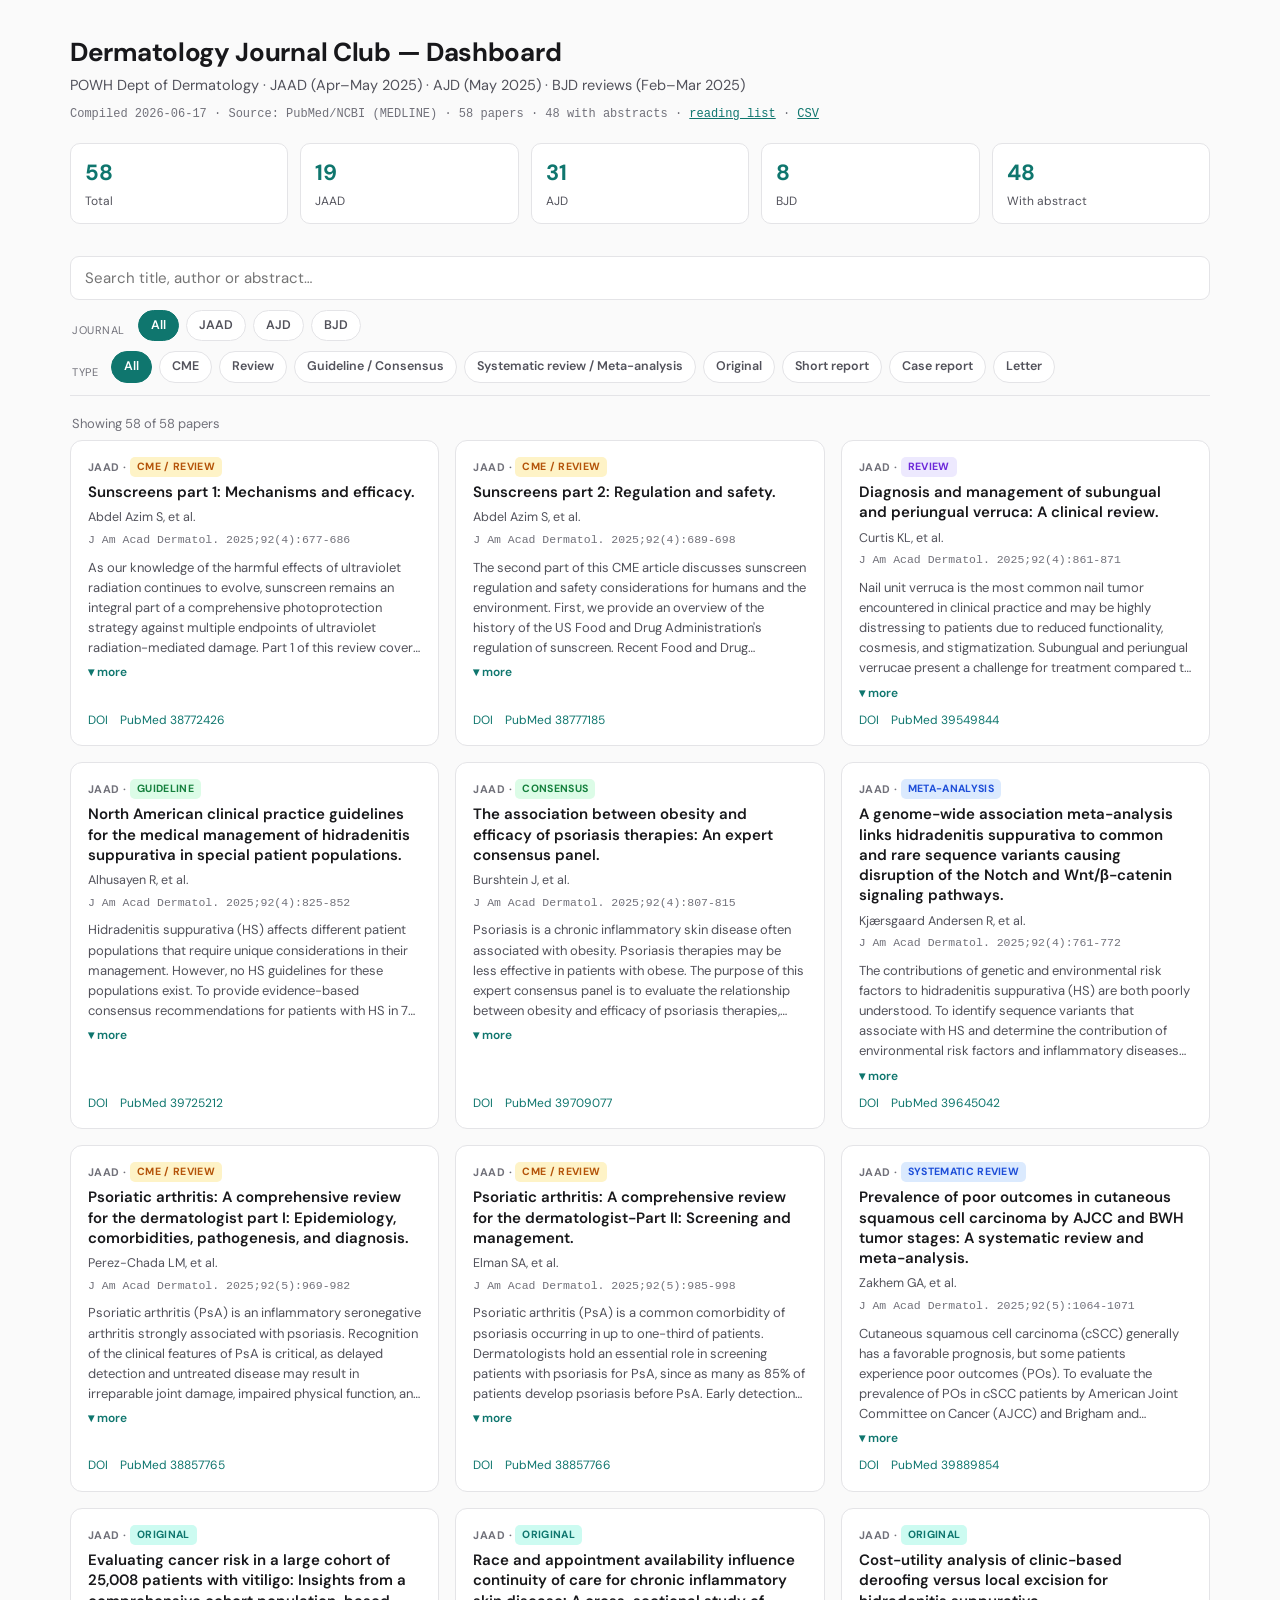
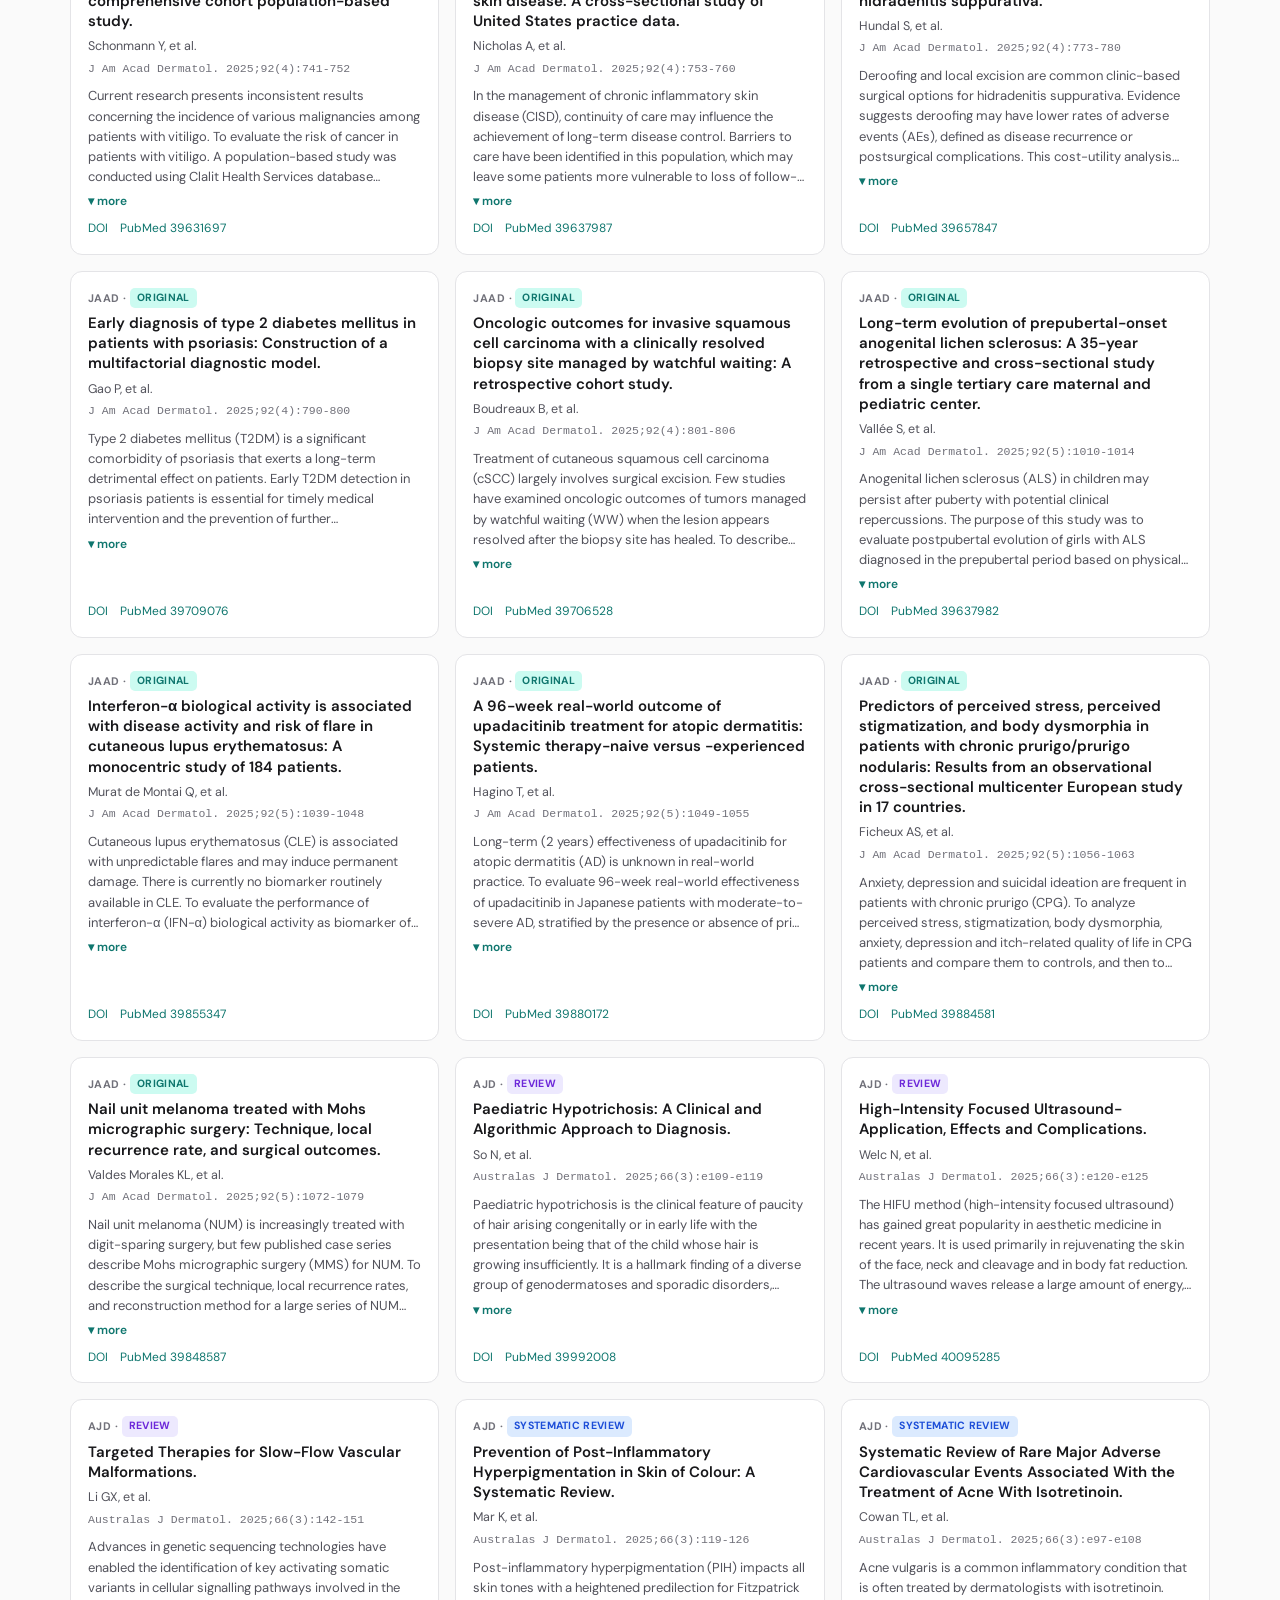
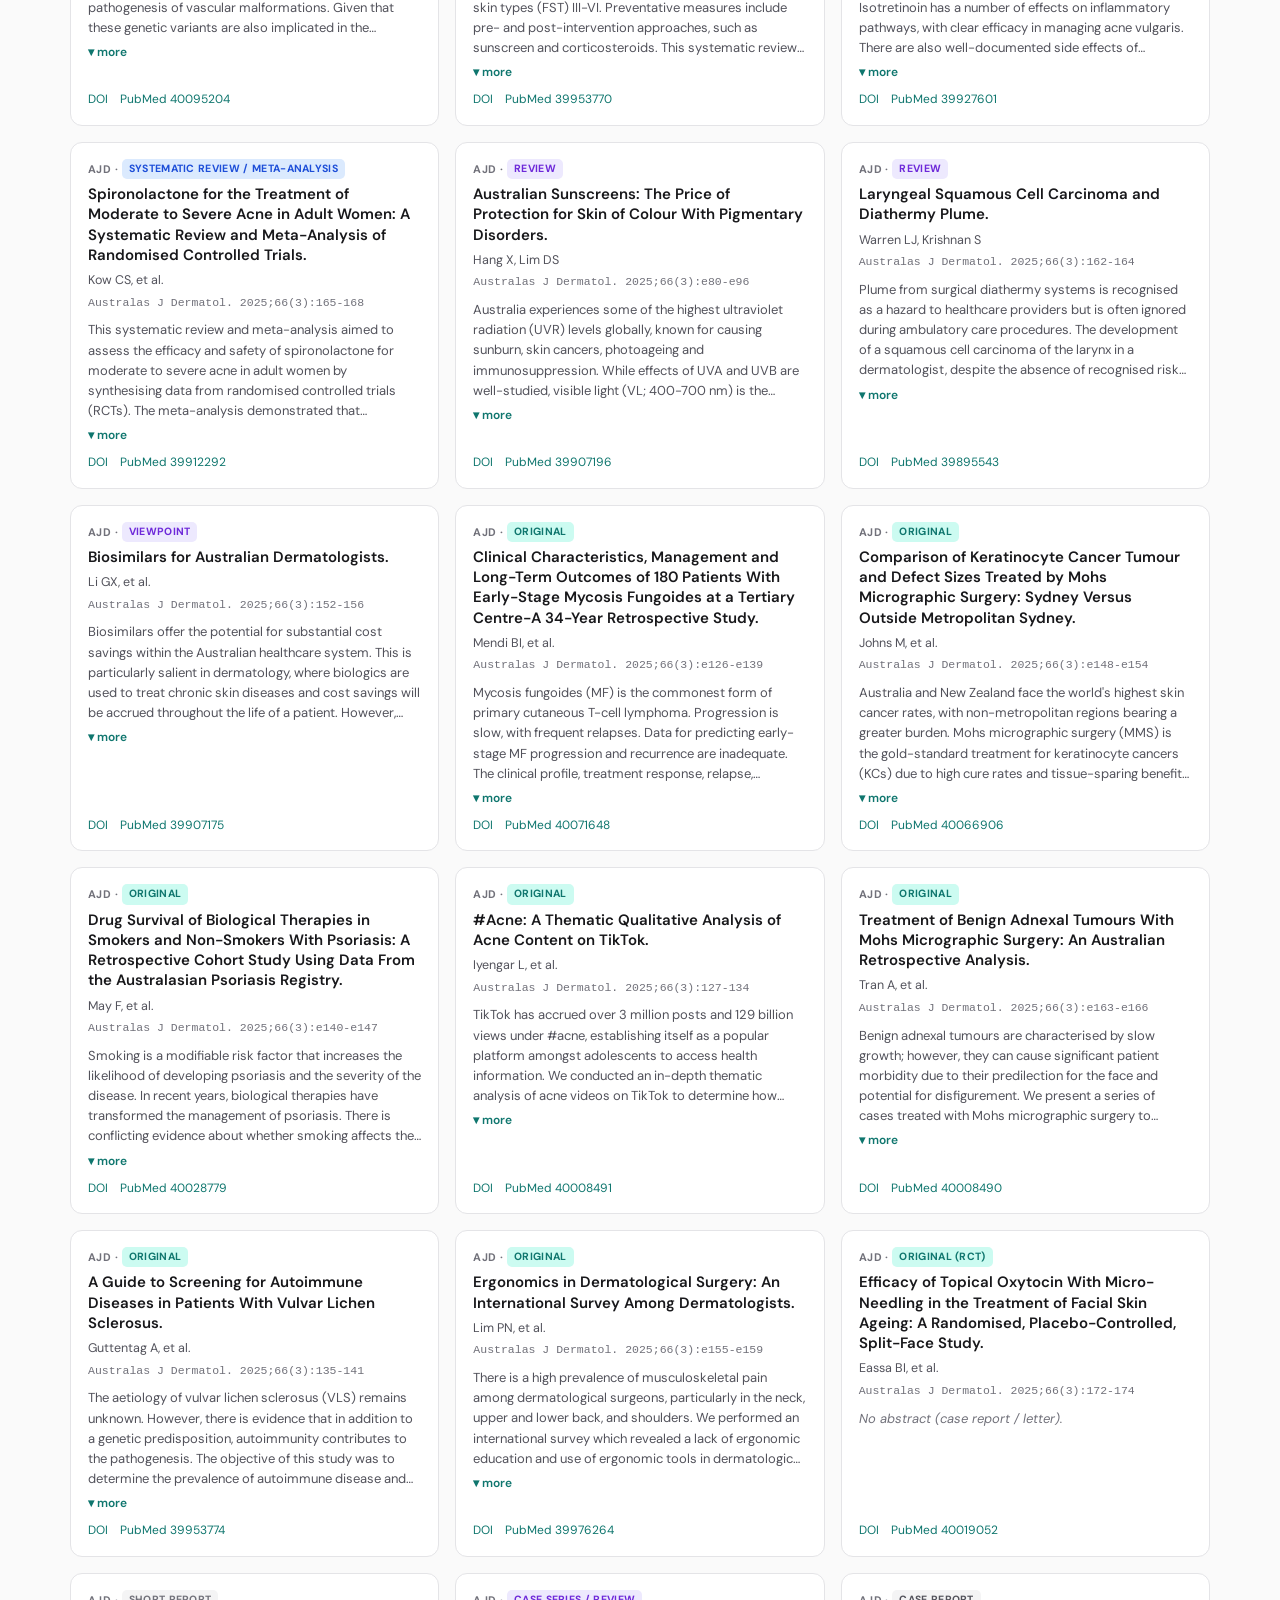
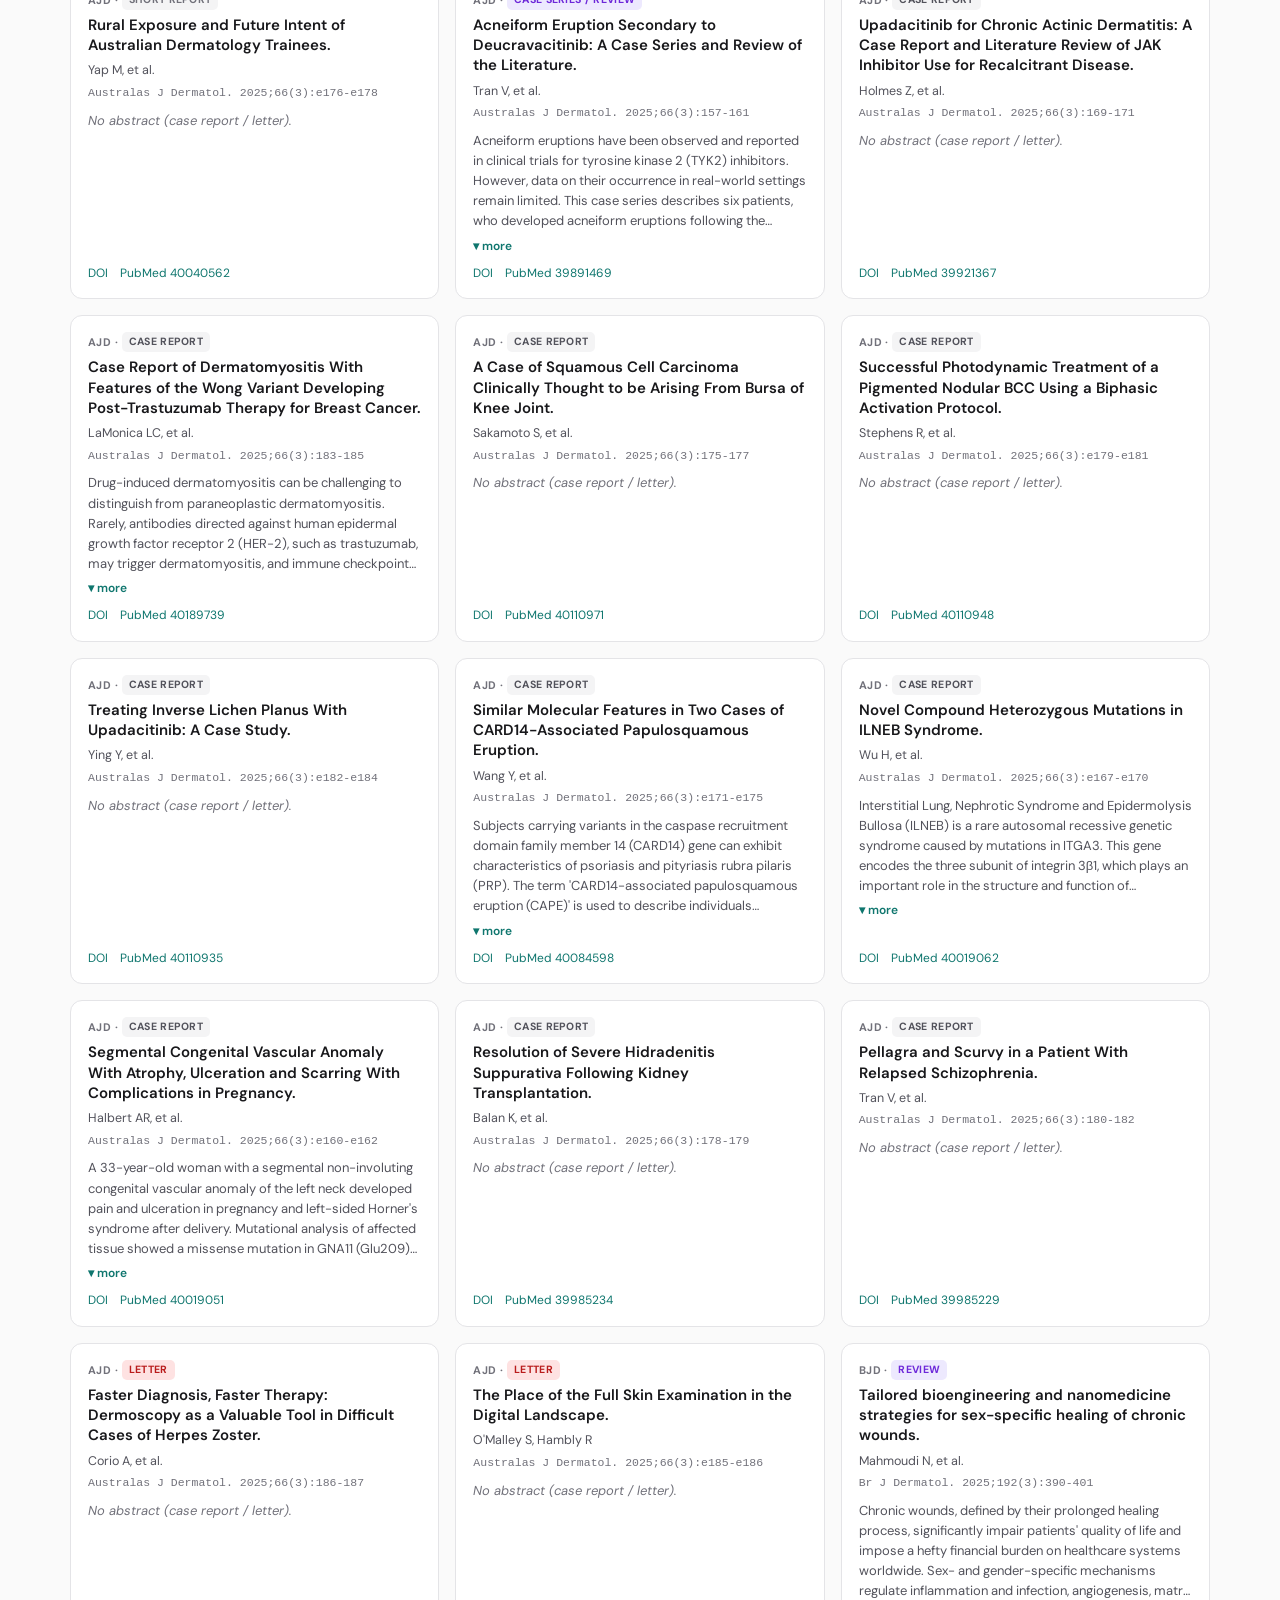
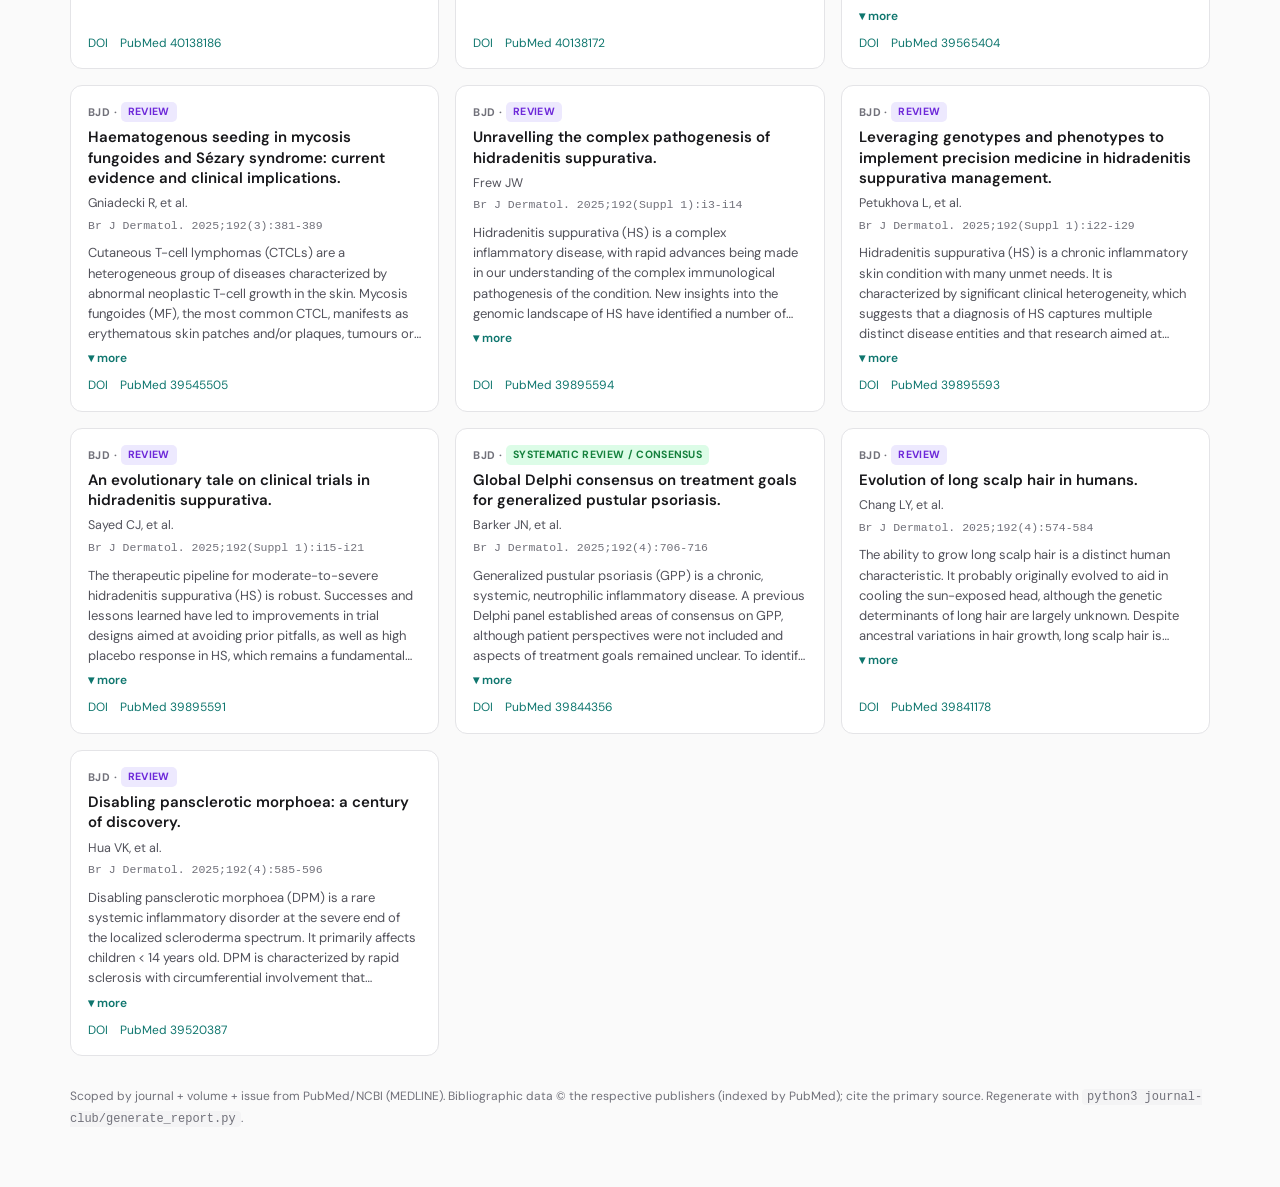
<file: journal-club-dashboard.html>
<!DOCTYPE html><html lang="en"><head>
<meta charset="UTF-8"><meta name="viewport" content="width=device-width, initial-scale=1.0">
<title>POWH Dermatology Journal Club — Dashboard</title>
<link href="https://fonts.googleapis.com/css2?family=DM+Sans:wght@400;500;600;700&display=swap" rel="stylesheet">
<style>
:root{--bg:#fafafa;--surface:#fff;--surface2:#f4f4f5;--border:#e4e4e7;--text:#18181b;--text2:#52525b;--text3:#71717a;--accent:#0f766e;--accent-bg:#ccfbf1}
@media(prefers-color-scheme:dark){:root{--bg:#09090b;--surface:#18181b;--surface2:#27272a;--border:#27272a;--text:#fafafa;--text2:#a1a1aa;--text3:#71717a;--accent:#2dd4bf;--accent-bg:#134e4a}}
*{margin:0;padding:0;box-sizing:border-box}
body{font-family:'DM Sans',-apple-system,BlinkMacSystemFont,'Segoe UI',sans-serif;background:var(--bg);color:var(--text);line-height:1.55;font-size:16px}
a{color:var(--accent)}
.badge{display:inline-block;font-size:10.5px;font-weight:700;text-transform:uppercase;letter-spacing:.03em;padding:2px 7px;border-radius:5px;margin-right:7px;vertical-align:1px}
.b-cme{background:#fef3c7;color:#b45309}.b-review{background:#ede9fe;color:#6d28d9}.b-meta{background:#dbeafe;color:#1d4ed8}
.b-guide{background:#dcfce7;color:#15803d}.b-orig{background:var(--accent-bg);color:var(--accent)}.b-case{background:#f4f4f5;color:#52525b}
.b-letter{background:#fee2e2;color:#b91c1c}.b-short{background:#f4f4f5;color:#71717a}
@media(prefers-color-scheme:dark){.b-cme{background:#422006;color:#fbbf24}.b-review{background:#2e1065;color:#a78bfa}.b-meta{background:#1e3a8a;color:#60a5fa}.b-guide{background:#14532d;color:#4ade80}.b-letter{background:#450a0a;color:#f87171}.b-case,.b-short{background:#27272a;color:#a1a1aa}}

body{padding:0}
.wrap{max-width:1180px;margin:0 auto;padding:32px 20px 60px}
header h1{font-size:26px;font-weight:700;letter-spacing:-.3px}
header .sub{color:var(--text2);font-size:14.5px;margin-top:2px}
header .date{color:var(--text3);font-size:12px;font-family:ui-monospace,monospace;margin-top:8px}
.stats{display:grid;grid-template-columns:repeat(auto-fit,minmax(120px,1fr));gap:12px;margin:20px 0}
.stat{background:var(--surface);border:1px solid var(--border);border-radius:10px;padding:12px 14px}
.stat .n{font-size:22px;font-weight:700;color:var(--accent)}.stat .l{font-size:12px;color:var(--text2);margin-top:2px}
.controls{position:sticky;top:0;z-index:5;background:var(--bg);padding:12px 0;border-bottom:1px solid var(--border);margin-bottom:18px}
#q{width:100%;padding:11px 14px;font-size:15px;border:1px solid var(--border);border-radius:9px;background:var(--surface);color:var(--text);font-family:inherit}
.chips{display:flex;flex-wrap:wrap;gap:7px;margin-top:10px}
.chip{font-size:12.5px;font-weight:600;padding:5px 12px;border-radius:999px;border:1px solid var(--border);background:var(--surface);color:var(--text2);cursor:pointer;user-select:none}
.chip:hover{border-color:var(--accent)}.chip.on{background:var(--accent);color:#fff;border-color:var(--accent)}
.rowlabel{font-size:11px;text-transform:uppercase;letter-spacing:.05em;color:var(--text3);margin:10px 6px 0 2px;align-self:center}
#count{font-size:13px;color:var(--text3);margin:14px 2px 6px}
#grid{display:grid;grid-template-columns:repeat(auto-fill,minmax(330px,1fr));gap:16px}
.card{background:var(--surface);border:1px solid var(--border);border-radius:12px;padding:16px 17px;display:flex;flex-direction:column}
.card .jtag{font-size:11px;font-weight:700;color:var(--text3);letter-spacing:.04em}
.card .title{font-weight:600;font-size:15px;margin:5px 0 0;color:var(--text);text-decoration:none;line-height:1.35}
.card .title:hover{color:var(--accent)}
.card .meta{font-size:12.5px;color:var(--text2);margin-top:6px}
.card .cite{font-family:ui-monospace,monospace;font-size:11.5px;color:var(--text3);margin-top:3px}
.card .abs{font-size:13px;color:var(--text2);margin-top:9px;overflow:hidden;transition:max-height .2s}
.card .abs.clamp{display:-webkit-box;-webkit-line-clamp:5;-webkit-box-orient:vertical}
.card .abs.none{font-style:italic;color:var(--text3)}
.more{font-size:12px;color:var(--accent);cursor:pointer;margin-top:6px;font-weight:600;user-select:none;align-self:flex-start;background:none;border:none;padding:0;font-family:inherit}
.card .links{font-size:12px;margin-top:auto;padding-top:10px}.card .links a{text-decoration:none;margin-right:12px}
.empty{color:var(--text3);padding:40px 0;text-align:center}
footer{color:var(--text3);font-size:12px;line-height:1.7;margin-top:30px}footer code{font-family:ui-monospace,monospace;background:var(--surface2);padding:1px 5px;border-radius:4px}
</style></head><body><div class="wrap">
  <header>
    <h1>Dermatology Journal Club — Dashboard</h1>
    <div class="sub">POWH Dept of Dermatology · JAAD (Apr–May 2025) · AJD (May 2025) · BJD reviews (Feb–Mar 2025)</div>
    <div class="date">Compiled 2026-06-17 · Source: PubMed/NCBI (MEDLINE) · 58 papers · 48 with abstracts · <a href="journal-club-derm-2025.html">reading list</a> · <a href="journal-club-derm-2025.csv">CSV</a></div>
  </header>
  <div class="stats" id="stats"></div>
  <div class="controls">
    <input id="q" type="search" placeholder="Search title, author or abstract…" autocomplete="off">
    <div class="chips" id="jchips"></div>
    <div class="chips" id="tchips"></div>
  </div>
  <div id="count"></div>
  <div id="grid"></div>
  <footer><p>Scoped by journal + volume + issue from PubMed/NCBI (MEDLINE). Bibliographic data © the respective publishers (indexed by PubMed); cite the primary source. Regenerate with <code>python3 journal-club/generate_report.py</code>.</p></footer>
</div>
<script>
const DATA = [{"journal": "JAAD", "journalFull": "Journal of the American Academy of Dermatology", "section": "CME & Review articles", "type": "CME", "badge": "CME / Review", "authors": "Abdel Azim S, et al.", "title": "Sunscreens part 1: Mechanisms and efficacy.", "cite": "J Am Acad Dermatol. 2025;92(4):677-686", "year": "2025", "volume": "92", "issue": "4", "pages": "677-686", "doi": "10.1016/j.jaad.2024.02.065", "doiUrl": "https://doi.org/10.1016/j.jaad.2024.02.065", "pmid": "38772426", "pubmedUrl": "https://pubmed.ncbi.nlm.nih.gov/38772426/", "abstract": "As our knowledge of the harmful effects of ultraviolet radiation continues to evolve, sunscreen remains an integral part of a comprehensive photoprotection strategy against multiple endpoints of ultraviolet radiation-mediated damage. Part 1 of this review covers sunscreen active and additive ingredient properties, mechanisms of action and gaps in coverage. Following an overview of sunscreen's efficacy in protecting against sunburn, photocarcinogenesis, photoaging, pigmentary disorders, and idiopathic photodermatoses, we highlight considerations for product use and selection in children and individuals with skin of color."}, {"journal": "JAAD", "journalFull": "Journal of the American Academy of Dermatology", "section": "CME & Review articles", "type": "CME", "badge": "CME / Review", "authors": "Abdel Azim S, et al.", "title": "Sunscreens part 2: Regulation and safety.", "cite": "J Am Acad Dermatol. 2025;92(4):689-698", "year": "2025", "volume": "92", "issue": "4", "pages": "689-698", "doi": "10.1016/j.jaad.2024.02.066", "doiUrl": "https://doi.org/10.1016/j.jaad.2024.02.066", "pmid": "38777185", "pubmedUrl": "https://pubmed.ncbi.nlm.nih.gov/38777185/", "abstract": "The second part of this CME article discusses sunscreen regulation and safety considerations for humans and the environment. First, we provide an overview of the history of the US Food and Drug Administration's regulation of sunscreen. Recent Food and Drug Administration studies clearly demonstrate that organic ultraviolet filters are systemically absorbed during routine sunscreen use, but to date there is no evidence of associated negative health effects. We also review the current evidence of sunscreen's association with vitamin D levels and frontal fibrosing alopecia, and recent concerns regarding benzene contamination. Finally, we review the possible environmental effects of ultraviolet filters, particularly coral bleaching. While climate change has been shown to be the primary driver of coral bleaching, laboratory-based studies suggest that organic ultraviolet filters represent an additional contributing factor, which led several localities to ban certain organic filters."}, {"journal": "JAAD", "journalFull": "Journal of the American Academy of Dermatology", "section": "CME & Review articles", "type": "Review", "badge": "Review", "authors": "Curtis KL, et al.", "title": "Diagnosis and management of subungual and periungual verruca: A clinical review.", "cite": "J Am Acad Dermatol. 2025;92(4):861-871", "year": "2025", "volume": "92", "issue": "4", "pages": "861-871", "doi": "10.1016/j.jaad.2024.10.081", "doiUrl": "https://doi.org/10.1016/j.jaad.2024.10.081", "pmid": "39549844", "pubmedUrl": "https://pubmed.ncbi.nlm.nih.gov/39549844/", "abstract": "Nail unit verruca is the most common nail tumor encountered in clinical practice and may be highly distressing to patients due to reduced functionality, cosmesis, and stigmatization. Subungual and periungual verrucae present a challenge for treatment compared to cutaneous warts of other sites and recurrence rates are high. The risk of spread to other skin and mucosal areas inherent to all warts may be increased given location on the fingertips. There are a multitude of therapeutic options, and treatment is individualized based on patient characteristics, anatomic location, number of verrucae, and size of verrucae. Destructive techniques, if used too aggressively, can permanently damage the nail matrix. In this clinical review, nail unit verruca epidemiology, pathogenesis, clinical features, treatments, and therapeutic approaches to various patient populations, including pediatric and immunosuppressed patients, are described."}, {"journal": "JAAD", "journalFull": "Journal of the American Academy of Dermatology", "section": "CME & Review articles", "type": "Guideline / Consensus", "badge": "Guideline", "authors": "Alhusayen R, et al.", "title": "North American clinical practice guidelines for the medical management of hidradenitis suppurativa in special patient populations.", "cite": "J Am Acad Dermatol. 2025;92(4):825-852", "year": "2025", "volume": "92", "issue": "4", "pages": "825-852", "doi": "10.1016/j.jaad.2024.11.071", "doiUrl": "https://doi.org/10.1016/j.jaad.2024.11.071", "pmid": "39725212", "pubmedUrl": "https://pubmed.ncbi.nlm.nih.gov/39725212/", "abstract": "Hidradenitis suppurativa (HS) affects different patient populations that require unique considerations in their management. However, no HS guidelines for these populations exist.\n\nTo provide evidence-based consensus recommendations for patients with HS in 7 special patient populations: (i) pregnancy, (ii) breastfeeding, (iii) pediatrics, (iv) malignancy, (v) tuberculosis infection, (vi) hepatitis B or C infection, and (vii) HIV disease.\n\nRecommendations were developed using the Grading of Recommendations Assessment, Development, and Evaluation system to ascertain level of evidence and selected through a modified Delphi consensus process.\n\nOne hundred eighteen expert consensus statements are provided for the management of patients with HS across these 7 special patient populations."}, {"journal": "JAAD", "journalFull": "Journal of the American Academy of Dermatology", "section": "CME & Review articles", "type": "Guideline / Consensus", "badge": "Consensus", "authors": "Burshtein J, et al.", "title": "The association between obesity and efficacy of psoriasis therapies: An expert consensus panel.", "cite": "J Am Acad Dermatol. 2025;92(4):807-815", "year": "2025", "volume": "92", "issue": "4", "pages": "807-815", "doi": "10.1016/j.jaad.2024.12.016", "doiUrl": "https://doi.org/10.1016/j.jaad.2024.12.016", "pmid": "39709077", "pubmedUrl": "https://pubmed.ncbi.nlm.nih.gov/39709077/", "abstract": "Psoriasis is a chronic inflammatory skin disease often associated with obesity. Psoriasis therapies may be less effective in patients with obese. The purpose of this expert consensus panel is to evaluate the relationship between obesity and efficacy of psoriasis therapies, thereby optimizing patient care.\n\nA comprehensive literature search was completed on July 19, 2024, using the keywords \"psoriasis,\" \"obesity,\" \"efficacy,\" \"treatments,\" and \"therapies.\" A panel of 11 dermatologists with significant expertise in treatment of psoriasis gathered to review the articles and create consensus statements. A modified Delphi process was used to approve each statement and a strength of recommendation was assigned.\n\nThe literature search produced 500 articles. A screening of the studies resulted in 22 articles that met criteria. The panel unanimously voted to adopt 10 consensus statements and recommendations, 6 were given a strength of \"A,\" 2 were given a strength of \"B,\" and 2 were given a strength of \"C.\"\n\nPsoriasis and obesity have a strong association. Obesity decreases efficacy of biologics and may decrease efficacy and potentiate side effects of conventional therapies. It also impacts drug survival. Weight control is a vital component of caring for patients with psoriasis and the number of therapeutic options available is rising."}, {"journal": "JAAD", "journalFull": "Journal of the American Academy of Dermatology", "section": "CME & Review articles", "type": "Systematic review / Meta-analysis", "badge": "Meta-analysis", "authors": "Kjærsgaard Andersen R, et al.", "title": "A genome-wide association meta-analysis links hidradenitis suppurativa to common and rare sequence variants causing disruption of the Notch and Wnt/β-catenin signaling pathways.", "cite": "J Am Acad Dermatol. 2025;92(4):761-772", "year": "2025", "volume": "92", "issue": "4", "pages": "761-772", "doi": "10.1016/j.jaad.2024.11.050", "doiUrl": "https://doi.org/10.1016/j.jaad.2024.11.050", "pmid": "39645042", "pubmedUrl": "https://pubmed.ncbi.nlm.nih.gov/39645042/", "abstract": "The contributions of genetic and environmental risk factors to hidradenitis suppurativa (HS) are both poorly understood.\n\nTo identify sequence variants that associate with HS and determine the contribution of environmental risk factors and inflammatory diseases to HS pathogenesis.\n\nA genome-wide association meta-analysis of 4814 HS cases (Denmark: 1977; Iceland: 1266; Finland: 800; UK: 569; and US: 202) and 1.2 million controls, searching for sequence variants associated with HS.\n\nWe found 8 independent sequence variants associating with HS, 6 common and 2 rare (frequency <1%). Four associations point to candidate causal genes, NCSTN, PSENEN, WNT10A, and TMED10, that all map to the Notch and Wnt/β-catenin signaling pathways, involved in epidermal keratinization.\n\nLimited racial diversity may prevent identification of sequence variants of particular importance in non-Caucasian populations.\n\nThese findings demonstrate that genes and pathways involved in epidermal keratinization are the genetic backbone of HS pathology."}, {"journal": "JAAD", "journalFull": "Journal of the American Academy of Dermatology", "section": "CME & Review articles", "type": "CME", "badge": "CME / Review", "authors": "Perez-Chada LM, et al.", "title": "Psoriatic arthritis: A comprehensive review for the dermatologist part I: Epidemiology, comorbidities, pathogenesis, and diagnosis.", "cite": "J Am Acad Dermatol. 2025;92(5):969-982", "year": "2025", "volume": "92", "issue": "5", "pages": "969-982", "doi": "10.1016/j.jaad.2024.03.058", "doiUrl": "https://doi.org/10.1016/j.jaad.2024.03.058", "pmid": "38857765", "pubmedUrl": "https://pubmed.ncbi.nlm.nih.gov/38857765/", "abstract": "Psoriatic arthritis (PsA) is an inflammatory seronegative arthritis strongly associated with psoriasis. Recognition of the clinical features of PsA is critical, as delayed detection and untreated disease may result in irreparable joint damage, impaired physical function, and a significantly reduced quality of life. Dermatologists are poised for the early detection of PsA, as psoriasis predates its development in as many as 80% of patients. In an effort to further acquaint dermatologists with PsA, this review provides a detailed overview, emphasizing its epidemiology, comorbidities, etiopathogenesis, and diagnostic features."}, {"journal": "JAAD", "journalFull": "Journal of the American Academy of Dermatology", "section": "CME & Review articles", "type": "CME", "badge": "CME / Review", "authors": "Elman SA, et al.", "title": "Psoriatic arthritis: A comprehensive review for the dermatologist-Part II: Screening and management.", "cite": "J Am Acad Dermatol. 2025;92(5):985-998", "year": "2025", "volume": "92", "issue": "5", "pages": "985-998", "doi": "10.1016/j.jaad.2024.03.059", "doiUrl": "https://doi.org/10.1016/j.jaad.2024.03.059", "pmid": "38857766", "pubmedUrl": "https://pubmed.ncbi.nlm.nih.gov/38857766/", "abstract": "Psoriatic arthritis (PsA) is a common comorbidity of psoriasis occurring in up to one-third of patients. Dermatologists hold an essential role in screening patients with psoriasis for PsA, since as many as 85% of patients develop psoriasis before PsA. Early detection and treatment of PsA are important for both short- and long-term patient outcomes and quality of life. Many factors must be weighed when selecting the appropriate therapy for PsA. One must consider the 'domains of disease' that are manifested, the disease severity, patient comorbidities, patient preferences (routes of dosing or frequency, as examples) as well as factors often outside of patient-physician control, such as access to medications based on insurance coverage and formularies. As many patients will have involvement of multiple domains of psoriatic disease, selecting the therapy that best captures the patient's disease is required. In this review, we will address PsA screening, diagnosis, therapeutic approach to psoriatic disease, comorbidity considerations, and comanagement."}, {"journal": "JAAD", "journalFull": "Journal of the American Academy of Dermatology", "section": "CME & Review articles", "type": "Systematic review / Meta-analysis", "badge": "Systematic review", "authors": "Zakhem GA, et al.", "title": "Prevalence of poor outcomes in cutaneous squamous cell carcinoma by AJCC and BWH tumor stages: A systematic review and meta-analysis.", "cite": "J Am Acad Dermatol. 2025;92(5):1064-1071", "year": "2025", "volume": "92", "issue": "5", "pages": "1064-1071", "doi": "10.1016/j.jaad.2024.11.082", "doiUrl": "https://doi.org/10.1016/j.jaad.2024.11.082", "pmid": "39889854", "pubmedUrl": "https://pubmed.ncbi.nlm.nih.gov/39889854/", "abstract": "Cutaneous squamous cell carcinoma (cSCC) generally has a favorable prognosis, but some patients experience poor outcomes (POs).\n\nTo evaluate the prevalence of POs in cSCC patients by American Joint Committee on Cancer (AJCC) and Brigham and Women's Hospital (BWH) tumor stages.\n\nA systematic review and meta-analysis were conducted using PubMed, Medline, and SCOPUS on November 15, 2023. Studies reporting POs by AJCC or BWH stages in cSCC patients were included. Meta-analysis was performed using a random effects model.\n\nOut of 3364 articles, 30 studies were included. For AJCC 8, local recurrence rates were 3.6% (T1), 5.4% (T2), 11.1% (T3), and 21.5% (T4). Nodal metastasis (NM) rates were 1.5% (T1), 9.8% (T2), 19.6% (T3), and 47.4% (T4). For BWH stages, local recurrence rates were 2.7% (T1), 7.5% (T2a), 15.7% (T2b), and 33.5% (T3). NM rates were 0.7% (T1), 3.9% (T2a), 16.7% (T2b), and 40.9% (T3).\n\nHeterogeneity in study designs and reporting standards may impact findings. Some stages had limited data, leading to wider confidence intervals.\n\nThis meta-analysis highlights prognostic differences between AJCC 7, AJCC 8, and BWH staging systems, with BWH providing nuanced stratification for NM. Personalized risk assessment is essential in managing cSCC."}, {"journal": "JAAD", "journalFull": "Journal of the American Academy of Dermatology", "section": "Original articles", "type": "Original", "badge": "Original", "authors": "Schonmann Y, et al.", "title": "Evaluating cancer risk in a large cohort of 25,008 patients with vitiligo: Insights from a comprehensive cohort population-based study.", "cite": "J Am Acad Dermatol. 2025;92(4):741-752", "year": "2025", "volume": "92", "issue": "4", "pages": "741-752", "doi": "10.1016/j.jaad.2024.11.043", "doiUrl": "https://doi.org/10.1016/j.jaad.2024.11.043", "pmid": "39631697", "pubmedUrl": "https://pubmed.ncbi.nlm.nih.gov/39631697/", "abstract": "Current research presents inconsistent results concerning the incidence of various malignancies among patients with vitiligo.\n\nTo evaluate the risk of cancer in patients with vitiligo.\n\nA population-based study was conducted using Clalit Health Services database (2000-2023) using a cohort study design. Adjusted hazard ratios (HRs) were calculated using multivariate Cox regressions.\n\nThe study included 25,008 patients with vitiligo and 245,550 matched controls. The mean (SD) age of patients with vitiligo was 35.96 (22.39) years; 12,679 (50.70%) patients were men. There were 499 (95% confidence interval [CI]: 468-532) and 487 (95% CI: 476-497) incident cancer cases per 100,000 person-years among patients with and without vitiligo, respectively (adjusted HR: 1.00; 95% CI: 0.93-1.07; P = .999). Patients with vitiligo had a reduced risk of melanoma (adjusted HR: 0.70; 95% CI: 0.50-0.99; P = .0337), lung cancer (adjusted HR: 0.73; 95% CI: 0.57-0.93; P = .007), and bladder cancer (adjusted HR: 0.70; 95% CI: 0.52-0.94; P = .0138).\n\nThe secondary analysis involved multiple comparisons, which could potentially influence the results.\n\nOur study found that cancer incidence rates in patients with vitiligo are not elevated. Consequently, cancer screening for these patients should follow the standard guidelines recommended for the general population."}, {"journal": "JAAD", "journalFull": "Journal of the American Academy of Dermatology", "section": "Original articles", "type": "Original", "badge": "Original", "authors": "Nicholas A, et al.", "title": "Race and appointment availability influence continuity of care for chronic inflammatory skin disease: A cross-sectional study of United States practice data.", "cite": "J Am Acad Dermatol. 2025;92(4):753-760", "year": "2025", "volume": "92", "issue": "4", "pages": "753-760", "doi": "10.1016/j.jaad.2024.11.047", "doiUrl": "https://doi.org/10.1016/j.jaad.2024.11.047", "pmid": "39637987", "pubmedUrl": "https://pubmed.ncbi.nlm.nih.gov/39637987/", "abstract": "In the management of chronic inflammatory skin disease (CISD), continuity of care may influence the achievement of long-term disease control. Barriers to care have been identified in this population, which may leave some patients more vulnerable to loss of follow-up.\n\nWe aim to identify predictors of continuity of care for CISD patients across demographic groups and health care practice types in the United States.\n\nA cross-sectional study of National Ambulatory Medical Care Survey data was conducted on US outpatient CISD visits between 2011 and 2019 including a primary diagnosis of psoriasis, atopic dermatitis, acne, or rosacea.\n\nA total of 2747 visits, estimating 75.4 (95% CI: 70.9-79.9) million CISD encounters were identified during the period. Multivariate regression showed that Black patients had lower odds of establishing continuity of care relative to White patients (P < .01). Practices offering same-day visits had greater odds for patients with continuity (P < .05). Conversely, practices with lower overall wait times (≤1 month) were less likely to be associated with continuity of care (P < .01).\n\nDisease severity data were unavailable.\n\nBoth patient race and appointment availability predict differences in continuity of care, suggesting vulnerabilities may exist for some CISD patients requiring follow-up."}, {"journal": "JAAD", "journalFull": "Journal of the American Academy of Dermatology", "section": "Original articles", "type": "Original", "badge": "Original", "authors": "Hundal S, et al.", "title": "Cost-utility analysis of clinic-based deroofing versus local excision for hidradenitis suppurativa.", "cite": "J Am Acad Dermatol. 2025;92(4):773-780", "year": "2025", "volume": "92", "issue": "4", "pages": "773-780", "doi": "10.1016/j.jaad.2024.11.057", "doiUrl": "https://doi.org/10.1016/j.jaad.2024.11.057", "pmid": "39657847", "pubmedUrl": "https://pubmed.ncbi.nlm.nih.gov/39657847/", "abstract": "Deroofing and local excision are common clinic-based surgical options for hidradenitis suppurativa. Evidence suggests deroofing may have lower rates of adverse events (AEs), defined as disease recurrence or postsurgical complications.\n\nThis cost-utility analysis evaluates the economic and health-related impacts of clinic-based deroofing vs excision for hidradenitis suppurativa, comparing direct medical costs and quality-adjusted life-years (QALYs).\n\nA Markov model was developed based on a literature review of clinical outcomes, EQ-5D utilities, and resource utilization. Patients began in a preprocedural state and transitioned monthly among 3 health states: responders (no AEs), nonresponders (≥1 AE), and death. The model assessed cost-effectiveness over a 2-year horizon from the U.S. healthcare system perspective.\n\nDeroofing provided an additional 0.19 QALYs at a cost of USD$311.39 per patient relative to excision, yielding a favorable incremental cost-effectiveness ratio of USD$1677.10/QALY, below the USD$50,000/QALY threshold.\n\nMethodological constraints from limited published data were addressed through multiple sensitivity analyses. Cost-effectiveness was sensitive to AE rates, secondary costs, and utility values.\n\nWhen clinically appropriate, deroofing is more cost-effective than excision for clinic-based procedural management of HS, offering improved quality of life at a modest incremental cost."}, {"journal": "JAAD", "journalFull": "Journal of the American Academy of Dermatology", "section": "Original articles", "type": "Original", "badge": "Original", "authors": "Gao P, et al.", "title": "Early diagnosis of type 2 diabetes mellitus in patients with psoriasis: Construction of a multifactorial diagnostic model.", "cite": "J Am Acad Dermatol. 2025;92(4):790-800", "year": "2025", "volume": "92", "issue": "4", "pages": "790-800", "doi": "10.1016/j.jaad.2024.11.066", "doiUrl": "https://doi.org/10.1016/j.jaad.2024.11.066", "pmid": "39709076", "pubmedUrl": "https://pubmed.ncbi.nlm.nih.gov/39709076/", "abstract": "Type 2 diabetes mellitus (T2DM) is a significant comorbidity of psoriasis that exerts a long-term detrimental effect on patients. Early T2DM detection in psoriasis patients is essential for timely medical intervention and the prevention of further complications.\n\nTo develop a diagnostic model and introduce a web-based calculator for assessing the risk of T2DM in patients with psoriasis.\n\nA diagnostic model was constructed using the least absolute shrinkage and selection operator and logistic regression on data from 17,124 patients with psoriasis from 49 hospitals. The model's performance was evaluated using receiver operating characteristic curve, decision curve analysis, and clinical impact curve.\n\nEleven significant independent predictors were identified in our model. The area under the receiver operating characteristic curve of this model was 0.875 (95% confidence interval: 0.862-0.889), and the result of Hosmer-Lemeshow goodness of fit test showed a P-value of 0.06. Within the threshold probability of 0-0.2, the diagnostic model showed a significant net benefit.\n\nThe limitations of retrospective studies, including a potential data bias to arise during pandemics, must be considered.\n\nA multifactorial diagnostic model for diagnosing T2DM in patients with psoriasis was constructed to help clinicians make better decisions."}, {"journal": "JAAD", "journalFull": "Journal of the American Academy of Dermatology", "section": "Original articles", "type": "Original", "badge": "Original", "authors": "Boudreaux B, et al.", "title": "Oncologic outcomes for invasive squamous cell carcinoma with a clinically resolved biopsy site managed by watchful waiting: A retrospective cohort study.", "cite": "J Am Acad Dermatol. 2025;92(4):801-806", "year": "2025", "volume": "92", "issue": "4", "pages": "801-806", "doi": "10.1016/j.jaad.2024.11.067", "doiUrl": "https://doi.org/10.1016/j.jaad.2024.11.067", "pmid": "39706528", "pubmedUrl": "https://pubmed.ncbi.nlm.nih.gov/39706528/", "abstract": "Treatment of cutaneous squamous cell carcinoma (cSCC) largely involves surgical excision. Few studies have examined oncologic outcomes of tumors managed by watchful waiting (WW) when the lesion appears resolved after the biopsy site has healed.\n\nTo describe oncologic outcomes for patients diagnosed with cSCC that was determined clinically resolved at follow-up and subsequently managed by WW.\n\nThis retrospective cohort included pathology proven cases of cSCC occurring from January 1st, 2013 to April 31st, 2023. Each required documented clinical resolution more than 4 weeks after biopsy, management by WW, and at least 12 months of follow-up.\n\nOf 148 tumors managed by WW, there were 2 cases of local recurrence, and no cases of nodal metastasis, distant metastasis, or disease specific death. Log-rank test found significant risk of recurrence in immunocompromised participants (Hazard ratio = 12.87, P = .0193) and those with rheumatologic disease (Hazard ratio = 16.18, P = .0075).\n\nRetrospective, single-center design.\n\nThe recurrence rate in this cohort compares favorably to reported recurrence rates for surgically managed cSCC. In select cases, WW may be a reasonable management option for low-risk lesions that appear clinically resolved after healing of the biopsy site."}, {"journal": "JAAD", "journalFull": "Journal of the American Academy of Dermatology", "section": "Original articles", "type": "Original", "badge": "Original", "authors": "Vallée S, et al.", "title": "Long-term evolution of prepubertal-onset anogenital lichen sclerosus: A 35-year retrospective and cross-sectional study from a single tertiary care maternal and pediatric center.", "cite": "J Am Acad Dermatol. 2025;92(5):1010-1014", "year": "2025", "volume": "92", "issue": "5", "pages": "1010-1014", "doi": "10.1016/j.jaad.2024.09.086", "doiUrl": "https://doi.org/10.1016/j.jaad.2024.09.086", "pmid": "39637982", "pubmedUrl": "https://pubmed.ncbi.nlm.nih.gov/39637982/", "abstract": "Anogenital lichen sclerosus (ALS) in children may persist after puberty with potential clinical repercussions.\n\nThe purpose of this study was to evaluate postpubertal evolution of girls with ALS diagnosed in the prepubertal period based on physical examination, the persistence of functional symptoms, and the effect on quality of life.\n\nWe retrospectively reviewed 65 cases of girls with prepubertal-onset ALS. Onset, signs/symptoms, photos, evolution, and treatment were collected from the medical records. Subsequently, 30 of these 65 patients were assessed for persistence of signs/symptoms by physical examination and/or standardized questionnaire.\n\nSigns of active disease after puberty based on physical examination were present in 92% (N = 23) of examined patients. A high proportion of cases with persistent ALS after puberty were asymptomatic (47%, N = 14).\n\nThis is a single-center retrospective study with a limited number of patients. Half of our original cohort could not be reached or declined a follow-up visit.\n\nPrepubertal lichen sclerosus is a chronic condition that can be asymptomatic after puberty despite continued disease activity. We recommend long-term follow-up of patients with prepubertal ALS to prevent associated morbidity."}, {"journal": "JAAD", "journalFull": "Journal of the American Academy of Dermatology", "section": "Original articles", "type": "Original", "badge": "Original", "authors": "Murat de Montai Q, et al.", "title": "Interferon-α biological activity is associated with disease activity and risk of flare in cutaneous lupus erythematosus: A monocentric study of 184 patients.", "cite": "J Am Acad Dermatol. 2025;92(5):1039-1048", "year": "2025", "volume": "92", "issue": "5", "pages": "1039-1048", "doi": "10.1016/j.jaad.2024.12.041", "doiUrl": "https://doi.org/10.1016/j.jaad.2024.12.041", "pmid": "39855347", "pubmedUrl": "https://pubmed.ncbi.nlm.nih.gov/39855347/", "abstract": "Cutaneous lupus erythematosus (CLE) is associated with unpredictable flares and may induce permanent damage. There is currently no biomarker routinely available in CLE.\n\nTo evaluate the performance of interferon-α (IFN-α) biological activity as biomarker of CLE activity and risk of flare.\n\nCohort study including consecutive CLE patients with or without associated systemic lupus erythematosus. Serum IFN-α biological activity (IU/mL) was determined by assessing the antiviral protection afforded by patients' serum.\n\nAt first sampling, among 184 included patients, the prevalence of positive IFN-α activity (≥2 IU/mL) was 38%. Positive IFN-α activity was associated with active CLE (odds ratio = 3.11 [95% CI: 1.61-6.01], P = .006), moderate-to-severe CLE activity (odds ratio = 4.43 [95% CI: 1.99-9.86], P = .001) and associated systemic lupus erythematosus (odds ratio = 2.17 [95% CI: 1.19-4.00], P = .01). Among 65 patients with inactive CLE, the risk of CLE flare at 6 months was significantly higher among patients with positive vs undetectable IFN-α activity (hazard ratio 4.95 [95% CI: 1.12-21.78], P = .03). No association was found with anti-double-stranded DNA antibodies and low complement levels.\n\nIFN-α activity is not universally available.\n\nIFN-α activity is associated with cutaneous activity and prognosis in CLE and can be used to predict CLE flares in clinical practice."}, {"journal": "JAAD", "journalFull": "Journal of the American Academy of Dermatology", "section": "Original articles", "type": "Original", "badge": "Original", "authors": "Hagino T, et al.", "title": "A 96-week real-world outcome of upadacitinib treatment for atopic dermatitis: Systemic therapy-naive versus -experienced patients.", "cite": "J Am Acad Dermatol. 2025;92(5):1049-1055", "year": "2025", "volume": "92", "issue": "5", "pages": "1049-1055", "doi": "10.1016/j.jaad.2025.01.052", "doiUrl": "https://doi.org/10.1016/j.jaad.2025.01.052", "pmid": "39880172", "pubmedUrl": "https://pubmed.ncbi.nlm.nih.gov/39880172/", "abstract": "Long-term (2 years) effectiveness of upadacitinib for atopic dermatitis (AD) is unknown in real-world practice.\n\nTo evaluate 96-week real-world effectiveness of upadacitinib in Japanese patients with moderate-to-severe AD, stratified by the presence or absence of prior systemic therapies.\n\nThis prospective study included 327 Japanese patients treated with upadacitinib 15 mg (n = 248) or 30 mg (n = 79). Clinical and laboratory indexes were assessed until week 96 in systemic therapy-naive and -experienced patients.\n\nUpadacitinib 15 and 30 mg reduced eczema area and severity index, atopic dermatitis control tool, and peak pruritus numerical rating scale at week 4, and these reductions were mostly maintained until week 96. The clinical scores slightly increased at time points later than week 36 in systemic-therapy-experienced patients treated with 15 mg. Total eosinophil count sharply decreased at week 4 or 12 and plateaued thereafter except for the increase at time points later than week 36 in systemic therapy-experienced patients treated with 15 mg.\n\nSingle-center and Japanese-limited cohort.\n\nUpadacitinib demonstrated mostly sustained effectiveness for AD throughout a 96-week period in real-world practice with slightly reduced effectiveness at time points later than week 36 in systemic therapy-experienced patients treated with 15 mg upadacitinib."}, {"journal": "JAAD", "journalFull": "Journal of the American Academy of Dermatology", "section": "Original articles", "type": "Original", "badge": "Original", "authors": "Ficheux AS, et al.", "title": "Predictors of perceived stress, perceived stigmatization, and body dysmorphia in patients with chronic prurigo/prurigo nodularis: Results from an observational cross-sectional multicenter European study in 17 countries.", "cite": "J Am Acad Dermatol. 2025;92(5):1056-1063", "year": "2025", "volume": "92", "issue": "5", "pages": "1056-1063", "doi": "10.1016/j.jaad.2024.12.043", "doiUrl": "https://doi.org/10.1016/j.jaad.2024.12.043", "pmid": "39884581", "pubmedUrl": "https://pubmed.ncbi.nlm.nih.gov/39884581/", "abstract": "Anxiety, depression and suicidal ideation are frequent in patients with chronic prurigo (CPG).\n\nTo analyze perceived stress, stigmatization, body dysmorphia, anxiety, depression and itch-related quality of life in CPG patients and compare them to controls, and then to identify variables/predictors of them.\n\nThis study is part of a cross-sectional multicenter study in 17 European countries including 5487 consecutive patients and 2808 controls.\n\nOne hundred twenty-seven individuals with prurigo were included in the analyses. They reported higher levels of stress, stigmatization, and body dysmorphia than controls. In the patient group, stigmatization was associated with higher stress and having a severe disease, stress with younger age and lower income, depression and anxiety with lower income and higher itch intensity, body dysmorphia with younger age, and dissatisfaction with appearance.\n\nCPG patients were older than controls and had significantly more comorbidities. However, multivariate analysis allowed controlling for these differences by including them as a covariate.\n\nCPG patients have high levels of perceived stress, perceived stigmatization and body dysmorphic, which are partly related to sociodemographic factors like younger age or lower income as well as to other psychological and disease-related factors."}, {"journal": "JAAD", "journalFull": "Journal of the American Academy of Dermatology", "section": "Original articles", "type": "Original", "badge": "Original", "authors": "Valdes Morales KL, et al.", "title": "Nail unit melanoma treated with Mohs micrographic surgery: Technique, local recurrence rate, and surgical outcomes.", "cite": "J Am Acad Dermatol. 2025;92(5):1072-1079", "year": "2025", "volume": "92", "issue": "5", "pages": "1072-1079", "doi": "10.1016/j.jaad.2024.11.078", "doiUrl": "https://doi.org/10.1016/j.jaad.2024.11.078", "pmid": "39848587", "pubmedUrl": "https://pubmed.ncbi.nlm.nih.gov/39848587/", "abstract": "Nail unit melanoma (NUM) is increasingly treated with digit-sparing surgery, but few published case series describe Mohs micrographic surgery (MMS) for NUM.\n\nTo describe the surgical technique, local recurrence rates, and reconstruction method for a large series of NUM treated with MMS using melanoma antigen recognized by T cells-1 immunostaining.\n\nBiopsy-proven NUM treated with MMS-melanoma antigen recognized by T cells-1 were identified from a prospectively maintained database (2008-2023). Primary outcome was local recurrence rate. Secondary outcomes included rate of subclinical spread and rate of ablative versus reconstructive amputation.\n\nSixty-nine NUM were identified, including 51 melanomas in situ (73.9%) and 18 invasive melanomas (26.1%) with mean Breslow thickness of 1.07 mm (range 0.2-5.4 mm). One local recurrence (1/69, 1.4%) occurred during a mean follow-up time of 38.2 months. Subclinical spread (>1 Mohs stage) was common (38/69, 55.1%). Amputation was rarely necessary to clear the melanoma (5/69, 7.2%), but amputation at different levels was performed to reconstruct 33 cases (33/69, 47.8%) with extensive exposed bone.\n\nSingle center cohort and lack of patient-reported outcomes.\n\nMMS treats NUM with low local recurrence rates. Amputation is rarely necessary to obtain clear tumor margins, but it may be necessary or desirable to reconstruct MMS defects with extensive exposed bone."}, {"journal": "AJD", "journalFull": "Australasian Journal of Dermatology", "section": "Reviews, systematic reviews & viewpoints", "type": "Review", "badge": "Review", "authors": "So N, et al.", "title": "Paediatric Hypotrichosis: A Clinical and Algorithmic Approach to Diagnosis.", "cite": "Australas J Dermatol. 2025;66(3):e109-e119", "year": "2025", "volume": "66", "issue": "3", "pages": "e109-e119", "doi": "10.1111/ajd.14429", "doiUrl": "https://doi.org/10.1111/ajd.14429", "pmid": "39992008", "pubmedUrl": "https://pubmed.ncbi.nlm.nih.gov/39992008/", "abstract": "Paediatric hypotrichosis is the clinical feature of paucity of hair arising congenitally or in early life with the presentation being that of the child whose hair is growing insufficiently. It is a hallmark finding of a diverse group of genodermatoses and sporadic disorders, presenting as either an isolated symptom or in association with syndromic features. Hypotrichoses are rare, with numerous possible differentials requiring a thorough clinical assessment, additional investigations for hair shaft abnormalities and occasionally genetic counselling to reach a diagnosis. We propose a clinical algorithm for the investigation and diagnosis of paediatric hypotrichosis, designed to aid the clinician by utilising key clinical findings in conjunction with the forced hair pull test and trichoscopy to differentiate groups of hair shaft and hair loss disorders. We also discuss in further detail the pathogenesis, phenotypical features and microscopy findings of various types of hypotrichosis."}, {"journal": "AJD", "journalFull": "Australasian Journal of Dermatology", "section": "Reviews, systematic reviews & viewpoints", "type": "Review", "badge": "Review", "authors": "Welc N, et al.", "title": "High-Intensity Focused Ultrasound-Application, Effects and Complications.", "cite": "Australas J Dermatol. 2025;66(3):e120-e125", "year": "2025", "volume": "66", "issue": "3", "pages": "e120-e125", "doi": "10.1111/ajd.14454", "doiUrl": "https://doi.org/10.1111/ajd.14454", "pmid": "40095285", "pubmedUrl": "https://pubmed.ncbi.nlm.nih.gov/40095285/", "abstract": "The HIFU method (high-intensity focused ultrasound) has gained great popularity in aesthetic medicine in recent years. It is used primarily in rejuvenating the skin of the face, neck and cleavage and in body fat reduction. The ultrasound waves release a large amount of energy, increasing the temperature in the surrounding tissues, contributing to neocollagenesis and tissue remodelling and reducing the size of adipocytes in the adipose tissue. The results of current scientific reports seem to be promising. In the literature, we find articles on the use of the HIFU method in new indications. HIFU treatments, despite being minimally invasive, may be accompanied by complications. The following review analyses the use of the HIFU method, its effects and complications."}, {"journal": "AJD", "journalFull": "Australasian Journal of Dermatology", "section": "Reviews, systematic reviews & viewpoints", "type": "Review", "badge": "Review", "authors": "Li GX, et al.", "title": "Targeted Therapies for Slow-Flow Vascular Malformations.", "cite": "Australas J Dermatol. 2025;66(3):142-151", "year": "2025", "volume": "66", "issue": "3", "pages": "142-151", "doi": "10.1111/ajd.14451", "doiUrl": "https://doi.org/10.1111/ajd.14451", "pmid": "40095204", "pubmedUrl": "https://pubmed.ncbi.nlm.nih.gov/40095204/", "abstract": "Advances in genetic sequencing technologies have enabled the identification of key activating somatic variants in cellular signalling pathways involved in the pathogenesis of vascular malformations. Given that these genetic variants are also implicated in the pathogenesis of several cancers, the repurposing of targeted therapies developed in oncology has been increasingly investigated for treating vascular malformations. This review provides an update on the current evidence for targeted therapies in slow-flow vascular malformations, particularly in the context of gain-of-function variants in the PI3K/AKT/mTOR pathway."}, {"journal": "AJD", "journalFull": "Australasian Journal of Dermatology", "section": "Reviews, systematic reviews & viewpoints", "type": "Systematic review / Meta-analysis", "badge": "Systematic review", "authors": "Mar K, et al.", "title": "Prevention of Post-Inflammatory Hyperpigmentation in Skin of Colour: A Systematic Review.", "cite": "Australas J Dermatol. 2025;66(3):119-126", "year": "2025", "volume": "66", "issue": "3", "pages": "119-126", "doi": "10.1111/ajd.14432", "doiUrl": "https://doi.org/10.1111/ajd.14432", "pmid": "39953770", "pubmedUrl": "https://pubmed.ncbi.nlm.nih.gov/39953770/", "abstract": "Post-inflammatory hyperpigmentation (PIH) impacts all skin tones with a heightened predilection for Fitzpatrick skin types (FST) III-VI. Preventative measures include pre- and post-intervention approaches, such as sunscreen and corticosteroids. This systematic review aims to summarise the preventative measure outcomes for skin of colour individuals.\n\nA literature search was conducted using MEDLINE (from 1946) and Embase (from 1974) in adherence to the Preferred Reporting Items for Systematic Reviews and Meta-Analysis guidelines.\n\nOf 14 studies, 369 cases were included. The mean age was 38 years (n = 293) and 72% were female (n = 265). All patients were of Asian ethnicity, and 42% were of FST III, 54% FST IV, and 4% FST V. Nearly all cases were precipitated by laser therapy (> 95%), and the face was the most reported location (85%). The most successful preventative measure was sunscreen alone or combined with other ingredients. Less successful outcomes were seen with topical corticosteroids and systemic tranexamic acid, while cooling air devices exacerbated the development of PIH.\n\nOverall, only sunscreen consistently prevented the incidence of PIH; however, the severity of the ensuing PIH may be diminished with other measures. There is considerable room for improved preventative strategies for at-risk populations."}, {"journal": "AJD", "journalFull": "Australasian Journal of Dermatology", "section": "Reviews, systematic reviews & viewpoints", "type": "Systematic review / Meta-analysis", "badge": "Systematic review", "authors": "Cowan TL, et al.", "title": "Systematic Review of Rare Major Adverse Cardiovascular Events Associated With the Treatment of Acne With Isotretinoin.", "cite": "Australas J Dermatol. 2025;66(3):e97-e108", "year": "2025", "volume": "66", "issue": "3", "pages": "e97-e108", "doi": "10.1111/ajd.14424", "doiUrl": "https://doi.org/10.1111/ajd.14424", "pmid": "39927601", "pubmedUrl": "https://pubmed.ncbi.nlm.nih.gov/39927601/", "abstract": "Acne vulgaris is a common inflammatory condition that is often treated by dermatologists with isotretinoin. Isotretinoin has a number of effects on inflammatory pathways, with clear efficacy in managing acne vulgaris. There are also well-documented side effects of isotretinoin, including hyperlipidemia; however, the overall cardiovascular risk is unclear. This systematic review revealed low evidence for major adverse cardiovascular events associated with the use of isotretinoin in acne patients. Despite this low evidence, rare events may be associated and should still be considered when using isotretinoin in acne patients."}, {"journal": "AJD", "journalFull": "Australasian Journal of Dermatology", "section": "Reviews, systematic reviews & viewpoints", "type": "Systematic review / Meta-analysis", "badge": "Systematic review / Meta-analysis", "authors": "Kow CS, et al.", "title": "Spironolactone for the Treatment of Moderate to Severe Acne in Adult Women: A Systematic Review and Meta-Analysis of Randomised Controlled Trials.", "cite": "Australas J Dermatol. 2025;66(3):165-168", "year": "2025", "volume": "66", "issue": "3", "pages": "165-168", "doi": "10.1111/ajd.14428", "doiUrl": "https://doi.org/10.1111/ajd.14428", "pmid": "39912292", "pubmedUrl": "https://pubmed.ncbi.nlm.nih.gov/39912292/", "abstract": "This systematic review and meta-analysis aimed to assess the efficacy and safety of spironolactone for moderate to severe acne in adult women by synthesising data from randomised controlled trials (RCTs). The meta-analysis demonstrated that spironolactone significantly increased the odds of treatment success, with a pooled odds ratio (OR) of 2.51 compared to placebo or doxycycline. This analysis supports spironolactone as a highly effective treatment for moderate to severe acne in adult women, particularly in hormonally driven cases. Its efficacy, combined with its role as an alternative to long-term antibiotic therapy, makes it a valuable option for acne management in women population."}, {"journal": "AJD", "journalFull": "Australasian Journal of Dermatology", "section": "Reviews, systematic reviews & viewpoints", "type": "Review", "badge": "Review", "authors": "Hang X, Lim DS", "title": "Australian Sunscreens: The Price of Protection for Skin of Colour With Pigmentary Disorders.", "cite": "Australas J Dermatol. 2025;66(3):e80-e96", "year": "2025", "volume": "66", "issue": "3", "pages": "e80-e96", "doi": "10.1111/ajd.14423", "doiUrl": "https://doi.org/10.1111/ajd.14423", "pmid": "39907196", "pubmedUrl": "https://pubmed.ncbi.nlm.nih.gov/39907196/", "abstract": "Australia experiences some of the highest ultraviolet radiation (UVR) levels globally, known for causing sunburn, skin cancers, photoageing and immunosuppression. While effects of UVA and UVB are well-studied, visible light (VL; 400-700 nm) is the driving force behind pigmentary disorders, especially in skin of colour (SOC) patients. Nearly 50% of Australians are affected, with significant impacts on appearance and psychological well-being. Tinted sunscreens containing iron oxides and pigmentary-grade titanium dioxide are the only effective options for blocking VL. However, Australia's stringent Therapeutic Goods Administration (TGA) regulations limit the availability of colour-matched tinted sunscreens, significantly impacting SOC patients. SOC patients may also underestimate their need for photoprotection, believing their skin provides sufficient natural protection. In dermatological practice, tailored sunscreen recommendations for darker skin tones may sometimes be overlooked. This review explores the barriers to effective treatment and the cost implications for SOC individuals suffering from pigmentary disorders in Australia. The goal is to guide both patients and dermatologists in making informed decisions on VL protection and skin tone matching."}, {"journal": "AJD", "journalFull": "Australasian Journal of Dermatology", "section": "Reviews, systematic reviews & viewpoints", "type": "Review", "badge": "Review", "authors": "Warren LJ, Krishnan S", "title": "Laryngeal Squamous Cell Carcinoma and Diathermy Plume.", "cite": "Australas J Dermatol. 2025;66(3):162-164", "year": "2025", "volume": "66", "issue": "3", "pages": "162-164", "doi": "10.1111/ajd.14426", "doiUrl": "https://doi.org/10.1111/ajd.14426", "pmid": "39895543", "pubmedUrl": "https://pubmed.ncbi.nlm.nih.gov/39895543/", "abstract": "Plume from surgical diathermy systems is recognised as a hazard to healthcare providers but is often ignored during ambulatory care procedures. The development of a squamous cell carcinoma of the larynx in a dermatologist, despite the absence of recognised risk factors, prompted this review and recommendations for change in procedural practices."}, {"journal": "AJD", "journalFull": "Australasian Journal of Dermatology", "section": "Reviews, systematic reviews & viewpoints", "type": "Review", "badge": "Viewpoint", "authors": "Li GX, et al.", "title": "Biosimilars for Australian Dermatologists.", "cite": "Australas J Dermatol. 2025;66(3):152-156", "year": "2025", "volume": "66", "issue": "3", "pages": "152-156", "doi": "10.1111/ajd.14427", "doiUrl": "https://doi.org/10.1111/ajd.14427", "pmid": "39907175", "pubmedUrl": "https://pubmed.ncbi.nlm.nih.gov/39907175/", "abstract": "Biosimilars offer the potential for substantial cost savings within the Australian healthcare system. This is particularly salient in dermatology, where biologics are used to treat chronic skin diseases and cost savings will be accrued throughout the life of a patient. However, uptake of biosimilars in clinical practice has been hindered by barriers including insufficient clinician education, concerns about safety and efficacy, and negative patient perception. Increased availability of biosimilars promotes long-term sustainability of the Pharmaceutical Benefits Scheme and may help maintain equitable access to healthcare across Australia."}, {"journal": "AJD", "journalFull": "Australasian Journal of Dermatology", "section": "Original & research articles", "type": "Original", "badge": "Original", "authors": "Mendi BI, et al.", "title": "Clinical Characteristics, Management and Long-Term Outcomes of 180 Patients With Early-Stage Mycosis Fungoides at a Tertiary Centre-A 34-Year Retrospective Study.", "cite": "Australas J Dermatol. 2025;66(3):e126-e139", "year": "2025", "volume": "66", "issue": "3", "pages": "e126-e139", "doi": "10.1111/ajd.14449", "doiUrl": "https://doi.org/10.1111/ajd.14449", "pmid": "40071648", "pubmedUrl": "https://pubmed.ncbi.nlm.nih.gov/40071648/", "abstract": "Mycosis fungoides (MF) is the commonest form of primary cutaneous T-cell lymphoma. Progression is slow, with frequent relapses. Data for predicting early-stage MF progression and recurrence are inadequate.\n\nThe clinical profile, treatment response, relapse, progression to advanced stage and final status of 180 patients diagnosed with early MF between January 1987 and September 2021 were investigated retrospectively.\n\nNinety-four (52.2%) patients were female and 86 (47.8%) male. Stage at diagnosis was IA in 74 (41.1%) patients, IB in 72 (40%) and IIA in 34 (18.9%). Initial treatment was PUVA in 76 (42.2%) patients and NB-UVB in 59 (32.7%). Complete response occurred in 109 (60.5%) patients, and 73 (51.5%) patients experienced recurrence. Stage IA/IB at diagnosis, normal B-2-microglobulin levels and low CLIPI score were associated with complete response. Progression to advanced stage occurred in 27 (%15) patients. Age 60 and over at diagnosis, stage at diagnosis, pruritus, LDH, CLIPI score between 3 and 5, and folliculotropism in pathology were found to be negative prognostic factors in progression to advanced stage. Classical pathology, PUVA treatment and complete response to initial treatment were found to be positive prognostic factors. In multivariate analysis, LDH and complete responsiveness to initial treatment were independently associated with progression to advanced stage.\n\nAdvanced age at diagnosis, a high CLIPI score and folliculotropism affect both progression to advanced stage and the final status of the disease. LDH level is a crucial indicator of progression to an advanced stage. Early diagnosis affects the treatment response, with a complete response to the initial treatment mitigating the risk of advanced-stage progression."}, {"journal": "AJD", "journalFull": "Australasian Journal of Dermatology", "section": "Original & research articles", "type": "Original", "badge": "Original", "authors": "Johns M, et al.", "title": "Comparison of Keratinocyte Cancer Tumour and Defect Sizes Treated by Mohs Micrographic Surgery: Sydney Versus Outside Metropolitan Sydney.", "cite": "Australas J Dermatol. 2025;66(3):e148-e154", "year": "2025", "volume": "66", "issue": "3", "pages": "e148-e154", "doi": "10.1111/ajd.14453", "doiUrl": "https://doi.org/10.1111/ajd.14453", "pmid": "40066906", "pubmedUrl": "https://pubmed.ncbi.nlm.nih.gov/40066906/", "abstract": "Australia and New Zealand face the world's highest skin cancer rates, with non-metropolitan regions bearing a greater burden. Mohs micrographic surgery (MMS) is the gold-standard treatment for keratinocyte cancers (KCs) due to high cure rates and tissue-sparing benefits. This study evaluates whether Outside Metropolitan Sydney (OMS) patients present with larger tumours and defects than Sydney Metropolitan Area (SMA) patients.\n\nThis retrospective study examined MMS cases at The Skin Hospital in 2017. Patients were divided into Sydney Metropolitan Area (SMA) and Outside Metropolitan Sydney (OMS), with OMS sub-grouped into Non-Sydney Metropolitan (NSM) and Regional, Rural and Remote (RRR). Tumour and defect sizes were compared between OMS, SMA, and RRR and NSM, with additional exploratory analyses assessing surgical outcomes and tumour characteristics.\n\nOf 2073 patients undergoing MMS, 1870 basal cell carcinomas and 203 squamous cell carcinomas were included. Tumours and defects were significantly larger in OMS patients (median tumour size: 0.8 cm, defect size: 2.1 cm) compared to SMA patients (median tumour size: 0.7 cm, defect size: 1.8 cm). No correlation was found between distance travelled and tumour or defect size. SMA patients also had greater flap and primary closures than OMS. Subgroup analysis of RRR and NSM showed no significant difference in tumour or defect sizes.\n\nPatients from OMS presented with larger KCs, suggesting barriers to earlier access to specialised care. This highlights geographic disparities in skin cancer management outside major cities in Australia in the context of MMS, emphasising the need for improved access and dermatological workforce distribution."}, {"journal": "AJD", "journalFull": "Australasian Journal of Dermatology", "section": "Original & research articles", "type": "Original", "badge": "Original", "authors": "May F, et al.", "title": "Drug Survival of Biological Therapies in Smokers and Non-Smokers With Psoriasis: A Retrospective Cohort Study Using Data From the Australasian Psoriasis Registry.", "cite": "Australas J Dermatol. 2025;66(3):e140-e147", "year": "2025", "volume": "66", "issue": "3", "pages": "e140-e147", "doi": "10.1111/ajd.14450", "doiUrl": "https://doi.org/10.1111/ajd.14450", "pmid": "40028779", "pubmedUrl": "https://pubmed.ncbi.nlm.nih.gov/40028779/", "abstract": "Smoking is a modifiable risk factor that increases the likelihood of developing psoriasis and the severity of the disease. In recent years, biological therapies have transformed the management of psoriasis. There is conflicting evidence about whether smoking affects the efficacy of biologics. The aim of this study was to assess drug survival and the efficacy of the first biologic for psoriasis in smokers compared with non-smokers.\n\nThis was a retrospective cohort study using data from the Australasian Psoriasis Registry. Participants with psoriasis who met Pharmaceutical Benefits Scheme eligibility criteria for a biologic (n = 395) were included. Associations between smoking and drug survival or Psoriasis Area and Severity Index (PASI) response were assessed using univariable and multivariable Cox Proportional Hazards regression, controlling for confounders including sex, obesity, psoriatic arthritis, biologic class and baseline PASI.\n\nThe prevalence of current smoking was 24.6% and former smoking was 18.5%. On univariable analysis, smokers were 34% more likely to discontinue treatment compared with non-smokers (p = 0.039), were 27% less likely to attain PASI90 (p = 0.037) and 33% less likely to attain PASI100 (p = 0.038). On multivariable analysis, the association between smoking and reduced drug survival was no longer statistically significant. Multiple factors, including obesity, female sex, psoriatic arthritis and higher PASI scores, were risk factors for drug discontinuation.\n\nThis analysis illustrated that multiple factors are involved in drug survival, and smoking was not an independent risk factor for drug discontinuation. This study provides a rationale for future studies examining the effect of lifestyle modification on the efficacy of biological therapies in psoriasis."}, {"journal": "AJD", "journalFull": "Australasian Journal of Dermatology", "section": "Original & research articles", "type": "Original", "badge": "Original", "authors": "Iyengar L, et al.", "title": "#Acne: A Thematic Qualitative Analysis of Acne Content on TikTok.", "cite": "Australas J Dermatol. 2025;66(3):127-134", "year": "2025", "volume": "66", "issue": "3", "pages": "127-134", "doi": "10.1111/ajd.14433", "doiUrl": "https://doi.org/10.1111/ajd.14433", "pmid": "40008491", "pubmedUrl": "https://pubmed.ncbi.nlm.nih.gov/40008491/", "abstract": "TikTok has accrued over 3 million posts and 129 billion views under #acne, establishing itself as a popular platform amongst adolescents to access health information. We conducted an in-depth thematic analysis of acne videos on TikTok to determine how adolescents engage with acne content.\n\nThe top 150 consecutive videos under #acne on TikTok were subjected to rigorous qualitative analysis by experienced researchers (Laxmi Iyengar, Susan Saldanha) until data saturation was reached, guided by SRQR (Standards for Reporting Qualitative Research) guidelines. Five themes were identified:(1) Pimple popping, (2) Acne education, (3) 'Acne transformation' depicting treatment success stories, (4) Acne positivity, normalising acne and (5) Acne reality, capturing the lived experience of acne.\n\nOverall, the top 150 videos under #acne accumulated almost 2 billion views and 102 million followers. The majority of acne content was uploaded by females (125/150; 84%). Medically trained clinicians represented only 11% of the content (17/150). Pimple-popping videos attracted the most significant viewership (804 million views; 44%; 17% of content) despite having a lower proportion of content than acne education videos, uploaded by patients and clinicians (324 million views; 34% of content). These videos included dietary hacks, miracle cures and narratives that antagonised the medical treatments. Acne reality videos demonstrating the mental health burden of acne were the least popular amongst TikTok viewers (79 million views; 4% of content).\n\nThematic qualitative research of acne on TikTok bridges the gap between clinical expertise and the lived experiences of those navigating acne in the digital age. Based on the results of the study, strategies are proposed for dermatologists to engage in the TikTok platform on the topic of acne, including medicolegal precautions. Given the lack of content credibility on social media, this research urges dermatologists to redefine healthy skin care practices based on evidence-based principles."}, {"journal": "AJD", "journalFull": "Australasian Journal of Dermatology", "section": "Original & research articles", "type": "Original", "badge": "Original", "authors": "Tran A, et al.", "title": "Treatment of Benign Adnexal Tumours With Mohs Micrographic Surgery: An Australian Retrospective Analysis.", "cite": "Australas J Dermatol. 2025;66(3):e163-e166", "year": "2025", "volume": "66", "issue": "3", "pages": "e163-e166", "doi": "10.1111/ajd.14442", "doiUrl": "https://doi.org/10.1111/ajd.14442", "pmid": "40008490", "pubmedUrl": "https://pubmed.ncbi.nlm.nih.gov/40008490/", "abstract": "Benign adnexal tumours are characterised by slow growth; however, they can cause significant patient morbidity due to their predilection for the face and potential for disfigurement. We present a series of cases treated with Mohs micrographic surgery to reinforce the existing data that these tumours can be sub-clinically extensive and draw attention to their ability to invade both widely and deeply."}, {"journal": "AJD", "journalFull": "Australasian Journal of Dermatology", "section": "Original & research articles", "type": "Original", "badge": "Original", "authors": "Guttentag A, et al.", "title": "A Guide to Screening for Autoimmune Diseases in Patients With Vulvar Lichen Sclerosus.", "cite": "Australas J Dermatol. 2025;66(3):135-141", "year": "2025", "volume": "66", "issue": "3", "pages": "135-141", "doi": "10.1111/ajd.14434", "doiUrl": "https://doi.org/10.1111/ajd.14434", "pmid": "39953774", "pubmedUrl": "https://pubmed.ncbi.nlm.nih.gov/39953774/", "abstract": "The aetiology of vulvar lichen sclerosus (VLS) remains unknown. However, there is evidence that in addition to a genetic predisposition, autoimmunity contributes to the pathogenesis.\n\nThe objective of this study was to determine the prevalence of autoimmune disease and positive autoantibody serology in patients with VLS.\n\nA VLS database in Sydney, Australia, was retrospectively reviewed. A diagnosis of VLS was required for inclusion in the study. Data collected included demographics, comorbidities including any personal history of autoimmune disease, family history of autoimmune disease, and the results from autoantibody testing. A total of 2243 females with VLS were included in this study.\n\nAutoimmune disease was found in 24.5% and 34.6% of children and adults with VLS, respectively. The most prevalent autoimmune conditions were psoriasis, Hashimoto's thyroiditis, lichen planus, and vitiligo. Antinuclear antibodies were common and found in 31.0% of patients. Thyroid peroxidase and thyroglobulin antibodies were present in 16.1% and 18.9% of cases, respectively. Thyroid function, determined by thyroid stimulating hormone, was abnormal in 8.2% of patients. 5.3% of patients had positive parietal cell antibodies, and 5.9% had low vitamin B12 levels.\n\nThis work provides support that VLS is of an autoimmune aetiology, and that there is an association between VLS and autoimmune diseases. The high proportion of patients with an abnormal thyroid test, positive thyroid antibodies, and intrinsic factor and gastric parietal cell antibodies with low vitamin B12 levels, warrants screening for thyroid disease and pernicious anaemia in patients with VLS. Initial autoimmune screening in VLS can be rationalised to TSH, vitamin B12 levels, intrinsic factor and parietal cell antibodies. Thyroid antibodiy testing shouls be performed in hypothyroid patients."}, {"journal": "AJD", "journalFull": "Australasian Journal of Dermatology", "section": "Original & research articles", "type": "Original", "badge": "Original", "authors": "Lim PN, et al.", "title": "Ergonomics in Dermatological Surgery: An International Survey Among Dermatologists.", "cite": "Australas J Dermatol. 2025;66(3):e155-e159", "year": "2025", "volume": "66", "issue": "3", "pages": "e155-e159", "doi": "10.1111/ajd.14435", "doiUrl": "https://doi.org/10.1111/ajd.14435", "pmid": "39976264", "pubmedUrl": "https://pubmed.ncbi.nlm.nih.gov/39976264/", "abstract": "There is a high prevalence of musculoskeletal pain among dermatological surgeons, particularly in the neck, upper and lower back, and shoulders. We performed an international survey which revealed a lack of ergonomic education and use of ergonomic tools in dermatological surgery. Most respondents were aware of bad posture during surgery, but few regularly checked their posture. Behavioural interventions, such as alternating between standing and sitting, and taking frequent breaks, are recommended to reduce pain. Ergonomic workstation adaptations, including the use of surgical loupes, good lighting and adjustable stools, are crucial for reducing strain."}, {"journal": "AJD", "journalFull": "Australasian Journal of Dermatology", "section": "Original & research articles", "type": "Original", "badge": "Original (RCT)", "authors": "Eassa BI, et al.", "title": "Efficacy of Topical Oxytocin With Micro-Needling in the Treatment of Facial Skin Ageing: A Randomised, Placebo-Controlled, Split-Face Study.", "cite": "Australas J Dermatol. 2025;66(3):172-174", "year": "2025", "volume": "66", "issue": "3", "pages": "172-174", "doi": "10.1111/ajd.14444", "doiUrl": "https://doi.org/10.1111/ajd.14444", "pmid": "40019052", "pubmedUrl": "https://pubmed.ncbi.nlm.nih.gov/40019052/", "abstract": ""}, {"journal": "AJD", "journalFull": "Australasian Journal of Dermatology", "section": "Original & research articles", "type": "Short report", "badge": "Short report", "authors": "Yap M, et al.", "title": "Rural Exposure and Future Intent of Australian Dermatology Trainees.", "cite": "Australas J Dermatol. 2025;66(3):e176-e178", "year": "2025", "volume": "66", "issue": "3", "pages": "e176-e178", "doi": "10.1111/ajd.14448", "doiUrl": "https://doi.org/10.1111/ajd.14448", "pmid": "40040562", "pubmedUrl": "https://pubmed.ncbi.nlm.nih.gov/40040562/", "abstract": ""}, {"journal": "AJD", "journalFull": "Australasian Journal of Dermatology", "section": "Case reports & case series", "type": "Review", "badge": "Case series / Review", "authors": "Tran V, et al.", "title": "Acneiform Eruption Secondary to Deucravacitinib: A Case Series and Review of the Literature.", "cite": "Australas J Dermatol. 2025;66(3):157-161", "year": "2025", "volume": "66", "issue": "3", "pages": "157-161", "doi": "10.1111/ajd.14425", "doiUrl": "https://doi.org/10.1111/ajd.14425", "pmid": "39891469", "pubmedUrl": "https://pubmed.ncbi.nlm.nih.gov/39891469/", "abstract": "Acneiform eruptions have been observed and reported in clinical trials for tyrosine kinase 2 (TYK2) inhibitors. However, data on their occurrence in real-world settings remain limited. This case series describes six patients, who developed acneiform eruptions following the initiation of deucravacitinib for chronic plaque psoriasis. Through this case series, we aim to shed further light into the clinical characteristics and potential risk factors for this side effect. Contrary to clinical trial data, we demonstrate high cessation rates of deucravacitinib following the development of acneiform eruption, due to the significant burden on quality of life. We highlight the need to identify risk factors to improve patient selection and allow adequate counselling or prophylactic treatments for these acneiform eruptions."}, {"journal": "AJD", "journalFull": "Australasian Journal of Dermatology", "section": "Case reports & case series", "type": "Case report", "badge": "Case report", "authors": "Holmes Z, et al.", "title": "Upadacitinib for Chronic Actinic Dermatitis: A Case Report and Literature Review of JAK Inhibitor Use for Recalcitrant Disease.", "cite": "Australas J Dermatol. 2025;66(3):169-171", "year": "2025", "volume": "66", "issue": "3", "pages": "169-171", "doi": "10.1111/ajd.14431", "doiUrl": "https://doi.org/10.1111/ajd.14431", "pmid": "39921367", "pubmedUrl": "https://pubmed.ncbi.nlm.nih.gov/39921367/", "abstract": ""}, {"journal": "AJD", "journalFull": "Australasian Journal of Dermatology", "section": "Case reports & case series", "type": "Case report", "badge": "Case report", "authors": "LaMonica LC, et al.", "title": "Case Report of Dermatomyositis With Features of the Wong Variant Developing Post-Trastuzumab Therapy for Breast Cancer.", "cite": "Australas J Dermatol. 2025;66(3):183-185", "year": "2025", "volume": "66", "issue": "3", "pages": "183-185", "doi": "10.1111/ajd.14456", "doiUrl": "https://doi.org/10.1111/ajd.14456", "pmid": "40189739", "pubmedUrl": "https://pubmed.ncbi.nlm.nih.gov/40189739/", "abstract": "Drug-induced dermatomyositis can be challenging to distinguish from paraneoplastic dermatomyositis. Rarely, antibodies directed against human epidermal growth factor receptor 2 (HER-2), such as trastuzumab, may trigger dermatomyositis, and immune checkpoint inhibitors may incite the Wong variant of dermatomyositis, characterised by clinical and histopathologic features of pityriasis rubra pilaris, including monomorphic keratotic papules. We present an unusual case of dermatomyositis with features of the Wong variant occurring in a 51-year-old female with a history of breast cancer after completion of adjuvant therapy with trastuzumab."}, {"journal": "AJD", "journalFull": "Australasian Journal of Dermatology", "section": "Case reports & case series", "type": "Case report", "badge": "Case report", "authors": "Sakamoto S, et al.", "title": "A Case of Squamous Cell Carcinoma Clinically Thought to be Arising From Bursa of Knee Joint.", "cite": "Australas J Dermatol. 2025;66(3):175-177", "year": "2025", "volume": "66", "issue": "3", "pages": "175-177", "doi": "10.1111/ajd.14430", "doiUrl": "https://doi.org/10.1111/ajd.14430", "pmid": "40110971", "pubmedUrl": "https://pubmed.ncbi.nlm.nih.gov/40110971/", "abstract": ""}, {"journal": "AJD", "journalFull": "Australasian Journal of Dermatology", "section": "Case reports & case series", "type": "Case report", "badge": "Case report", "authors": "Stephens R, et al.", "title": "Successful Photodynamic Treatment of a Pigmented Nodular BCC Using a Biphasic Activation Protocol.", "cite": "Australas J Dermatol. 2025;66(3):e179-e181", "year": "2025", "volume": "66", "issue": "3", "pages": "e179-e181", "doi": "10.1111/ajd.14458", "doiUrl": "https://doi.org/10.1111/ajd.14458", "pmid": "40110948", "pubmedUrl": "https://pubmed.ncbi.nlm.nih.gov/40110948/", "abstract": ""}, {"journal": "AJD", "journalFull": "Australasian Journal of Dermatology", "section": "Case reports & case series", "type": "Case report", "badge": "Case report", "authors": "Ying Y, et al.", "title": "Treating Inverse Lichen Planus With Upadacitinib: A Case Study.", "cite": "Australas J Dermatol. 2025;66(3):e182-e184", "year": "2025", "volume": "66", "issue": "3", "pages": "e182-e184", "doi": "10.1111/ajd.14459", "doiUrl": "https://doi.org/10.1111/ajd.14459", "pmid": "40110935", "pubmedUrl": "https://pubmed.ncbi.nlm.nih.gov/40110935/", "abstract": ""}, {"journal": "AJD", "journalFull": "Australasian Journal of Dermatology", "section": "Case reports & case series", "type": "Case report", "badge": "Case report", "authors": "Wang Y, et al.", "title": "Similar Molecular Features in Two Cases of CARD14-Associated Papulosquamous Eruption.", "cite": "Australas J Dermatol. 2025;66(3):e171-e175", "year": "2025", "volume": "66", "issue": "3", "pages": "e171-e175", "doi": "10.1111/ajd.14455", "doiUrl": "https://doi.org/10.1111/ajd.14455", "pmid": "40084598", "pubmedUrl": "https://pubmed.ncbi.nlm.nih.gov/40084598/", "abstract": "Subjects carrying variants in the caspase recruitment domain family member 14 (CARD14) gene can exhibit characteristics of psoriasis and pityriasis rubra pilaris (PRP). The term 'CARD14-associated papulosquamous eruption (CAPE)' is used to describe individuals presenting with symptoms of both conditions. This study aimed to diagnose two cases of CAPE and explore the pathogenic mechanisms, including inflammatory trends and differential features. Whole-exome sequencing and Sanger sequencing identified a novel variant, c.2768T>C and a recurrent variant, c.467T>C, in CARD14 in two unrelated individuals, both exhibiting incomplete penetrance. Both of patients exhibited increased IL-17A in skin lesions, but not in serum, potentially explaining the reported cases with low response rate to secukinumab. One patient also exhibited increased IL-23A in serum. Additionally, the epidermis of lesions showed aberrant late differentiation and active NF-κB signalling."}, {"journal": "AJD", "journalFull": "Australasian Journal of Dermatology", "section": "Case reports & case series", "type": "Case report", "badge": "Case report", "authors": "Wu H, et al.", "title": "Novel Compound Heterozygous Mutations in ILNEB Syndrome.", "cite": "Australas J Dermatol. 2025;66(3):e167-e170", "year": "2025", "volume": "66", "issue": "3", "pages": "e167-e170", "doi": "10.1111/ajd.14443", "doiUrl": "https://doi.org/10.1111/ajd.14443", "pmid": "40019062", "pubmedUrl": "https://pubmed.ncbi.nlm.nih.gov/40019062/", "abstract": "Interstitial Lung, Nephrotic Syndrome and Epidermolysis Bullosa (ILNEB) is a rare autosomal recessive genetic syndrome caused by mutations in ITGA3. This gene encodes the three subunit of integrin 3β1, which plays an important role in the structure and function of keratinocytes. We analysed compound heterozygous mutations in a patient, observing clinical features that mirrored some but not all previously reported ILNEB cases. These findings suggested that the mutations in this patient shared a common loss-of-function mechanism. This case expands the current understanding of the genotype-phenotype correlations in ILNEB."}, {"journal": "AJD", "journalFull": "Australasian Journal of Dermatology", "section": "Case reports & case series", "type": "Case report", "badge": "Case report", "authors": "Halbert AR, et al.", "title": "Segmental Congenital Vascular Anomaly With Atrophy, Ulceration and Scarring With Complications in Pregnancy.", "cite": "Australas J Dermatol. 2025;66(3):e160-e162", "year": "2025", "volume": "66", "issue": "3", "pages": "e160-e162", "doi": "10.1111/ajd.14441", "doiUrl": "https://doi.org/10.1111/ajd.14441", "pmid": "40019051", "pubmedUrl": "https://pubmed.ncbi.nlm.nih.gov/40019051/", "abstract": "A 33-year-old woman with a segmental non-involuting congenital vascular anomaly of the left neck developed pain and ulceration in pregnancy and left-sided Horner's syndrome after delivery. Mutational analysis of affected tissue showed a missense mutation in GNA11 (Glu209) and a second mutation in PIK3CA. Sirolimus therapy resulted in healing of the ulceration and resolution of the Horner's syndrome."}, {"journal": "AJD", "journalFull": "Australasian Journal of Dermatology", "section": "Case reports & case series", "type": "Case report", "badge": "Case report", "authors": "Balan K, et al.", "title": "Resolution of Severe Hidradenitis Suppurativa Following Kidney Transplantation.", "cite": "Australas J Dermatol. 2025;66(3):178-179", "year": "2025", "volume": "66", "issue": "3", "pages": "178-179", "doi": "10.1111/ajd.14437", "doiUrl": "https://doi.org/10.1111/ajd.14437", "pmid": "39985234", "pubmedUrl": "https://pubmed.ncbi.nlm.nih.gov/39985234/", "abstract": ""}, {"journal": "AJD", "journalFull": "Australasian Journal of Dermatology", "section": "Case reports & case series", "type": "Case report", "badge": "Case report", "authors": "Tran V, et al.", "title": "Pellagra and Scurvy in a Patient With Relapsed Schizophrenia.", "cite": "Australas J Dermatol. 2025;66(3):180-182", "year": "2025", "volume": "66", "issue": "3", "pages": "180-182", "doi": "10.1111/ajd.14438", "doiUrl": "https://doi.org/10.1111/ajd.14438", "pmid": "39985229", "pubmedUrl": "https://pubmed.ncbi.nlm.nih.gov/39985229/", "abstract": ""}, {"journal": "AJD", "journalFull": "Australasian Journal of Dermatology", "section": "Letters / correspondence", "type": "Letter", "badge": "Letter", "authors": "Corio A, et al.", "title": "Faster Diagnosis, Faster Therapy: Dermoscopy as a Valuable Tool in Difficult Cases of Herpes Zoster.", "cite": "Australas J Dermatol. 2025;66(3):186-187", "year": "2025", "volume": "66", "issue": "3", "pages": "186-187", "doi": "10.1111/ajd.14439", "doiUrl": "https://doi.org/10.1111/ajd.14439", "pmid": "40138186", "pubmedUrl": "https://pubmed.ncbi.nlm.nih.gov/40138186/", "abstract": ""}, {"journal": "AJD", "journalFull": "Australasian Journal of Dermatology", "section": "Letters / correspondence", "type": "Letter", "badge": "Letter", "authors": "O'Malley S, Hambly R", "title": "The Place of the Full Skin Examination in the Digital Landscape.", "cite": "Australas J Dermatol. 2025;66(3):e185-e186", "year": "2025", "volume": "66", "issue": "3", "pages": "e185-e186", "doi": "10.1111/ajd.14457", "doiUrl": "https://doi.org/10.1111/ajd.14457", "pmid": "40138172", "pubmedUrl": "https://pubmed.ncbi.nlm.nih.gov/40138172/", "abstract": ""}, {"journal": "BJD", "journalFull": "British Journal of Dermatology", "section": "Reviews — March issue (192/3)", "type": "Review", "badge": "Review", "authors": "Mahmoudi N, et al.", "title": "Tailored bioengineering and nanomedicine strategies for sex-specific healing of chronic wounds.", "cite": "Br J Dermatol. 2025;192(3):390-401", "year": "2025", "volume": "192", "issue": "3", "pages": "390-401", "doi": "10.1093/bjd/ljae457", "doiUrl": "https://doi.org/10.1093/bjd/ljae457", "pmid": "39565404", "pubmedUrl": "https://pubmed.ncbi.nlm.nih.gov/39565404/", "abstract": "Chronic wounds, defined by their prolonged healing process, significantly impair patients' quality of life and impose a hefty financial burden on healthcare systems worldwide. Sex- and gender-specific mechanisms regulate inflammation and infection, angiogenesis, matrix synthesis and cell recruitment. All of these processes contribute to cutaneous wound healing but remain largely understudied. This review aims to spotlight the innovative realm of bioengineering and nanomedicine, which is at the helm of revolutionizing complex chronic wound care. It underscores the significance of integrating patient sex into the development and (pre)clinical testing of these avant-garde treatment modalities, in order to enhance healing prospects for all patients regardless of sex. Moreover, we explore the representation of male and female patients in clinical trials of bioengineered and nanomedicine products. Finally, we examine the primary reasons for the historical neglect in translating sex-specific wound healing research into clinical practice and propose strategic solutions. By tackling these issues, the article advocates advanced treatment frameworks that could significantly improve healing outcomes for individuals of all sexes, thereby optimizing both efficacy and inclusivity in chronic wound management."}, {"journal": "BJD", "journalFull": "British Journal of Dermatology", "section": "Reviews — March issue (192/3)", "type": "Review", "badge": "Review", "authors": "Gniadecki R, et al.", "title": "Haematogenous seeding in mycosis fungoides and Sézary syndrome: current evidence and clinical implications.", "cite": "Br J Dermatol. 2025;192(3):381-389", "year": "2025", "volume": "192", "issue": "3", "pages": "381-389", "doi": "10.1093/bjd/ljae441", "doiUrl": "https://doi.org/10.1093/bjd/ljae441", "pmid": "39545505", "pubmedUrl": "https://pubmed.ncbi.nlm.nih.gov/39545505/", "abstract": "Cutaneous T-cell lymphomas (CTCLs) are a heterogeneous group of diseases characterized by abnormal neoplastic T-cell growth in the skin. Mycosis fungoides (MF), the most common CTCL, manifests as erythematous skin patches and/or plaques, tumours or erythroderma. The disease may involve blood, lymph nodes and rarely viscera. Sézary syndrome (SS) is a unique leukaemia/lymphoma syndrome related to MF, which presents with blood and skin involvement at diagnosis. The pathogenesis of MF/SS is not fully elucidated. The presence of skin lesions at distant sites underpins a hypothesis that MF/SS lesions may develop through haematogenous seeding. Phenotypic similarities between malignant and normal T cells led to the notion that disease-initiating mutations occur in specific subtypes of mature T cells, which are responsible for most CTCLs. However, this mature T-cell precursor model is not always consistent with clinical observations and research on MF/SS pathogenesis. Here, we review evidence supporting an alternative model of pathogenesis for MF/SS involving haematogenous seeding as a key process responsible for the initiation and progression of the disease. According to this hypothesis, malignant transformation occurs at an early stage of T-cell development (probably in bone marrow or thymus), yielding circulating neoplastic T cells which colonize the skin where the microenvironment is most permissive for proliferation and evolution. These mutated precursor cells seed the skin where they find a suitable niche to develop into clinically perceptible disease. Subsequently, malignant T cells can re-enter the bloodstream, re-seed pre-existing lesions and seed new areas of the skin, causing synchronous and convergent changes in the transcriptomic profile of lesions and tumours, and clinical disease progression - 'consecutive haematogenous seeding' captures this temporal phenomenon. This model radically changes the current understanding of CTCL pathogenesis, transforming it from a primarily cutaneous disease with secondary involvement of blood, to a systemic disease, where the spread of malignant cells through the blood to the skin is not a phenomenon of advanced disease but is an essential component of pathogenesis. This understanding of MF/SS could have several clinical implications, including standardizing our approach to assessing blood tumour burden, potential advances in prognosis and monitoring, and investigating combination treatments to improve patient outcomes."}, {"journal": "BJD", "journalFull": "British Journal of Dermatology", "section": "Reviews — February HS supplement (192/S1)", "type": "Review", "badge": "Review", "authors": "Frew JW", "title": "Unravelling the complex pathogenesis of hidradenitis suppurativa.", "cite": "Br J Dermatol. 2025;192(Suppl 1):i3-i14", "year": "2025", "volume": "192", "issue": "Suppl 1", "pages": "i3-i14", "doi": "10.1093/bjd/ljae238", "doiUrl": "https://doi.org/10.1093/bjd/ljae238", "pmid": "39895594", "pubmedUrl": "https://pubmed.ncbi.nlm.nih.gov/39895594/", "abstract": "Hidradenitis suppurativa (HS) is a complex inflammatory disease, with rapid advances being made in our understanding of the complex immunological pathogenesis of the condition. New insights into the genomic landscape of HS have identified a number of genes that contribute to the development of HS in a polygenic manner, contributing to inflammatory dysregulation and alterations in epidermal stem cell fate in the follicular unit. These genomic variations can explain unique aspects of the disease such as the development and presence of epithelialized tunnels and abnormalities in wound healing. From genetic and translational studies, it is likely that these genetic alterations predispose to an innate immune dysregulation that can be triggered through sex hormone-responsive transcription factors with hormonal changes such as puberty, pregnancy and the menstrual cycle. The role of sex hormones in HS also has direct effects upon the development and maturation of inflammatory cells such as monocytes, which has the potential to explain differential patient response to treatments such as interleukin-23 antagonism. The role of adipose tissue as an active immunological organ also plays a role in the immune dysregulation seen in the disease. Fibrotic tissue and immunologically active fibroblasts play a significant role in the perpetuation of inflammation and development of adaptive immune dysfunction in the disease. The cutaneous and gut microbiomes play significant roles in the activation of innate immunity, although conflicting data exist as to their central or peripheral role in disease pathogenesis. Overall, our understanding of disease pathogenesis in HS is moving toward a more nuanced, complex paradigm in which patient heterogeneity in presentation and immunological characteristics are moving closer to the identification of therapeutic biomarkers to guide therapeutic modalities in the management of this burdensome condition."}, {"journal": "BJD", "journalFull": "British Journal of Dermatology", "section": "Reviews — February HS supplement (192/S1)", "type": "Review", "badge": "Review", "authors": "Petukhova L, et al.", "title": "Leveraging genotypes and phenotypes to implement precision medicine in hidradenitis suppurativa management.", "cite": "Br J Dermatol. 2025;192(Suppl 1):i22-i29", "year": "2025", "volume": "192", "issue": "Suppl 1", "pages": "i22-i29", "doi": "10.1093/bjd/ljae399", "doiUrl": "https://doi.org/10.1093/bjd/ljae399", "pmid": "39895593", "pubmedUrl": "https://pubmed.ncbi.nlm.nih.gov/39895593/", "abstract": "Hidradenitis suppurativa (HS) is a chronic inflammatory skin condition with many unmet needs. It is characterized by significant clinical heterogeneity, which suggests that a diagnosis of HS captures multiple distinct disease entities and that research aimed at identifying medically relevant HS subtypes will improve its management. Precision medicine is an approach to disease management that uses information encoded in a patient's genome, and operationalized in clinical presentations and drug responses, to identify disease subtypes. Prior research aimed at identifying HS subtypes has largely focused on phenotypic classifications derived from clinical features of cutaneous lesions. Limitations of existing HS taxonomies emphasize a need for a more nuanced understanding of disease subtypes. Evidence that has emerged from initial genetic studies of HS suggests the presence of at least three HS subtypes, each of which has different clinical implications in terms of disease risks and drug responses. These preliminary findings are instructive in terms of expanding our definitions of HS phenotypes to not only include characteristics of skin lesions, but also disease comorbidities and molecular and cellular phenotypes. Here we provide a comprehensive review of HS phenotype and genotype knowledge, and propose a strategic framework for implementing precision medicine in HS management. Future research should focus on expanding phenotype assessments to include data on multiple scales. Iterative research designs performed with phenotype and genotype data from large diverse cohorts are needed to rigorously define clinically relevant HS subtypes."}, {"journal": "BJD", "journalFull": "British Journal of Dermatology", "section": "Reviews — February HS supplement (192/S1)", "type": "Review", "badge": "Review", "authors": "Sayed CJ, et al.", "title": "An evolutionary tale on clinical trials in hidradenitis suppurativa.", "cite": "Br J Dermatol. 2025;192(Suppl 1):i15-i21", "year": "2025", "volume": "192", "issue": "Suppl 1", "pages": "i15-i21", "doi": "10.1093/bjd/ljae318", "doiUrl": "https://doi.org/10.1093/bjd/ljae318", "pmid": "39895591", "pubmedUrl": "https://pubmed.ncbi.nlm.nih.gov/39895591/", "abstract": "The therapeutic pipeline for moderate-to-severe hidradenitis suppurativa (HS) is robust. Successes and lessons learned have led to improvements in trial designs aimed at avoiding prior pitfalls, as well as high placebo response in HS, which remains a fundamental threat to drug development. Herein, we review the evolutions in HS trials over the last 20 years with respect to overall design, sample size, diversity in enrolment, inclusion criteria, concomitant medications, rescue therapy, endpoints and statistical design analysis plans. Areas of focus that merit future consideration are also highlighted."}, {"journal": "BJD", "journalFull": "British Journal of Dermatology", "section": "Reviews — April issue (192/4), online in Feb–Mar", "type": "Guideline / Consensus", "badge": "Systematic review / Consensus", "authors": "Barker JN, et al.", "title": "Global Delphi consensus on treatment goals for generalized pustular psoriasis.", "cite": "Br J Dermatol. 2025;192(4):706-716", "year": "2025", "volume": "192", "issue": "4", "pages": "706-716", "doi": "10.1093/bjd/ljae491", "doiUrl": "https://doi.org/10.1093/bjd/ljae491", "pmid": "39844356", "pubmedUrl": "https://pubmed.ncbi.nlm.nih.gov/39844356/", "abstract": "Generalized pustular psoriasis (GPP) is a chronic, systemic, neutrophilic inflammatory disease. A previous Delphi panel established areas of consensus on GPP, although patient perspectives were not included and aspects of treatment goals remained unclear.\n\nTo identify and achieve consensus on refined, specific treatment goals for GPP treatment via a Delphi panel with patient participation.\n\nStatements were generated based on a systematic literature review and revised by a Steering Committee. Statements were categorized into overarching principles, and short- and long-term treatment goals. A global panel of 30 dermatologists and 3 patient representatives voted in agreement or disagreement with each statement. Consensus was defined as ≥ 80% approval by the panellists.\n\nConsensus was reached in the first round of voting and ≥ 90% agreement was reached for 23 of 26 statements. In summary, GPP requires a timely, tailored treatment plan, co-developed by patients and physicians, that involves a multidisciplinary approach and addresses the complexity, heterogeneity and chronicity of the disease. Short-term treatment goals should include pustule clearance within 7 days and prevention of pustule recurrence, reduction of cutaneous symptom burden (-4 or more points on the Itch and Skin Pain Numeric Rating Scale), improvement in systemic symptoms (e.g. resolution of fever within 3 days of treatment initiation and reduced fatigue), prevention of life-threatening complications and progressive improvement of inflammatory biomarkers. In patients with comorbid psoriatic diseases, treatment decisions should prioritize GPP. Long-term treatment goals should include minimizing disease activity through flare prevention and symptom control between flares, sustained disease control, management of comorbidities and improvement in quality of life (QoL). Small differences in perception between patients and physicians regarding the importance of certain treatment goals (e.g. avoiding hair and/or nail loss to improve QoL), reflect the complexity of assessing treatment goals and emphasize the need for a patient-centred approach.\n\nIn the first global Delphi panel in GPP to include patient perspectives, consensus between dermatologists and patients was achieved on overarching principles of treatment, and short- and long-term treatment goals for GPP. These findings provide valuable insights for developing guidelines that consider the perspectives of patients and physicians in the treatment of GPP."}, {"journal": "BJD", "journalFull": "British Journal of Dermatology", "section": "Reviews — April issue (192/4), online in Feb–Mar", "type": "Review", "badge": "Review", "authors": "Chang LY, et al.", "title": "Evolution of long scalp hair in humans.", "cite": "Br J Dermatol. 2025;192(4):574-584", "year": "2025", "volume": "192", "issue": "4", "pages": "574-584", "doi": "10.1093/bjd/ljae456", "doiUrl": "https://doi.org/10.1093/bjd/ljae456", "pmid": "39841178", "pubmedUrl": "https://pubmed.ncbi.nlm.nih.gov/39841178/", "abstract": "The ability to grow long scalp hair is a distinct human characteristic. It probably originally evolved to aid in cooling the sun-exposed head, although the genetic determinants of long hair are largely unknown. Despite ancestral variations in hair growth, long scalp hair is common to all extant human populations, which suggests its emergence before or concurrently with the emergence of anatomically modern humans (AMHs), approximately 300 000 years ago. Long scalp hair in AMHs was also a trait that was selected because it conveyed essential signals related to an individual's age, sexual maturity, health and social status. Biologically, hair length is primarily determined by the amount of time that a hair follicle spends in the active growth phase (anagen). While anagen duration is typically tightly regulated in most mammals, the inherent ability of a hair follicle to continuously recruit new dividing progenitors to its base, where hair fibre is generated, theoretically removes limits on maximal anagen duration. We propose a model wherein hair cycle progression into and out of anagen is regulated by evolutionary malleable molecular checkpoints. Several animal species and domesticated animal breeds display long body hair, which suggests that extremely long scalp hair in humans emerged via attenuation of an existing out-of-anagen checkpoint mechanism rather than via a newly evolved molecular programme. Studying congenital and somatic mosaicism conditions featuring altered hair length could potentially unveil the currently unknown molecular basis underlying this human trait."}, {"journal": "BJD", "journalFull": "British Journal of Dermatology", "section": "Reviews — April issue (192/4), online in Feb–Mar", "type": "Review", "badge": "Review", "authors": "Hua VK, et al.", "title": "Disabling pansclerotic morphoea: a century of discovery.", "cite": "Br J Dermatol. 2025;192(4):585-596", "year": "2025", "volume": "192", "issue": "4", "pages": "585-596", "doi": "10.1093/bjd/ljae443", "doiUrl": "https://doi.org/10.1093/bjd/ljae443", "pmid": "39520387", "pubmedUrl": "https://pubmed.ncbi.nlm.nih.gov/39520387/", "abstract": "Disabling pansclerotic morphoea (DPM) is a rare systemic inflammatory disorder at the severe end of the localized scleroderma spectrum. It primarily affects children < 14 years old. DPM is characterized by rapid sclerosis with circumferential involvement that frequently extends to the fascia, muscle and bone. Disease progression often involves the development of sclerotic plaques, chronic skin ulcers and painful joint contractures, leading to patient immobility and a high mortality rate. Internal organ fibrosis is typically absent. The aggressive and systemic nature of DPM leads patients to seek multidisciplinary care. Current treatments are targeted toward immunomodulation and measures to preserve mobility while limiting infection, but they often have limited efficacy.\n\nTo summarize all patients with DPM reported in the English-language literature, common clinical symptoms, laboratory investigations and treatments reported to date.\n\nA literature search was conducted on PubMed and Google Scholar. All English-language original articles, case reports, abstracts and letters to the editor were included. Each publication was reviewed for diagnosis, clinical presentation, available laboratory/histological studies, treatment and outcome.\n\nWe identified 52 reports comprising 86 patients published up to December 2023. Assessment of published cases suggested that the number of treatments does not influence disease outcome and that female patients are younger at the time of reported death.\n\nClinician familiarity and awareness of common DPM symptoms are important for an accurate and early diagnosis. Knowledge of treatments that have been reported to be effective in mitigating disease progression may be helpful in expanding the available treatment options."}];
const grid=document.getElementById('grid'), count=document.getElementById('count');
let state={journal:'All',type:'All',q:''};

function stats(){
  const by=k=>DATA.reduce((m,r)=>(m[r[k]]=(m[r[k]]||0)+1,m),{});
  const j=by('journal'); const el=document.getElementById('stats');
  const items=[['Total',DATA.length],['JAAD',j.JAAD||0],['AJD',j.AJD||0],['BJD',j.BJD||0],
    ['With abstract',DATA.filter(r=>r.abstract).length]];
  el.innerHTML=items.map(([l,n])=>`<div class="stat"><div class="n">${n}</div><div class="l">${l}</div></div>`).join('');
}
function chips(){
  const journals=['All',...new Set(DATA.map(r=>r.journal))];
  const types=['All',...new Set(DATA.map(r=>r.type))];
  document.getElementById('jchips').innerHTML='<span class="rowlabel">Journal</span>'+
    journals.map(j=>`<span class="chip${j===state.journal?' on':''}" data-k="journal" data-v="${j}">${j}</span>`).join('');
  document.getElementById('tchips').innerHTML='<span class="rowlabel">Type</span>'+
    types.map(t=>`<span class="chip${t===state.type?' on':''}" data-k="type" data-v="${t}">${t}</span>`).join('');
  document.querySelectorAll('.chip').forEach(c=>c.onclick=()=>{state[c.dataset.k]=c.dataset.v;chips();render();});
}
function esc(s){const d=document.createElement('div');d.textContent=s;return d.innerHTML;}
function card(r){
  const ab=r.abstract
    ? `<div class="abs clamp">${esc(r.abstract)}</div><button class="more">▾ more</button>`
    : `<div class="abs none">No abstract (case report / letter).</div>`;
  return `<div class="card">
    <div class="jtag">${r.journal} · <span class="badge ${badgeClass(r.badge)}">${esc(r.badge)}</span></div>
    <a class="title" href="${r.doiUrl}" target="_blank" rel="noopener">${esc(r.title)}</a>
    <div class="meta">${esc(r.authors)}</div>
    <div class="cite">${esc(r.cite)}</div>
    ${ab}
    <div class="links"><a href="${r.doiUrl}" target="_blank" rel="noopener">DOI</a><a href="${r.pubmedUrl}" target="_blank" rel="noopener">PubMed ${r.pmid}</a></div>
  </div>`;
}
function badgeClass(b){b=b.toLowerCase();
  if(b.includes('cme'))return'b-cme';
  if(b.includes('guideline')||b.includes('consensus'))return'b-guide';
  if(b.includes('systematic')||b.includes('meta'))return'b-meta';
  if(b.includes('review')||b.includes('viewpoint'))return'b-review';
  if(b.includes('case'))return'b-case';
  if(b.includes('letter'))return'b-letter';
  if(b.includes('short'))return'b-short';
  return'b-orig';}
function render(){
  const q=state.q.trim().toLowerCase();
  const rows=DATA.filter(r=>
    (state.journal==='All'||r.journal===state.journal)&&
    (state.type==='All'||r.type===state.type)&&
    (!q||(r.title+' '+r.authors+' '+r.abstract).toLowerCase().includes(q)));
  count.textContent=`Showing ${rows.length} of ${DATA.length} papers`;
  grid.innerHTML=rows.length?rows.map(card).join(''):'<div class="empty">No papers match these filters.</div>';
  document.querySelectorAll('.more').forEach(btn=>btn.onclick=()=>{
    const a=btn.previousElementSibling;a.classList.toggle('clamp');
    btn.textContent=a.classList.contains('clamp')?'▾ more':'▴ less';});
}
document.getElementById('q').addEventListener('input',e=>{state.q=e.target.value;render();});
stats();chips();render();
</script>
</body></html>
</file>
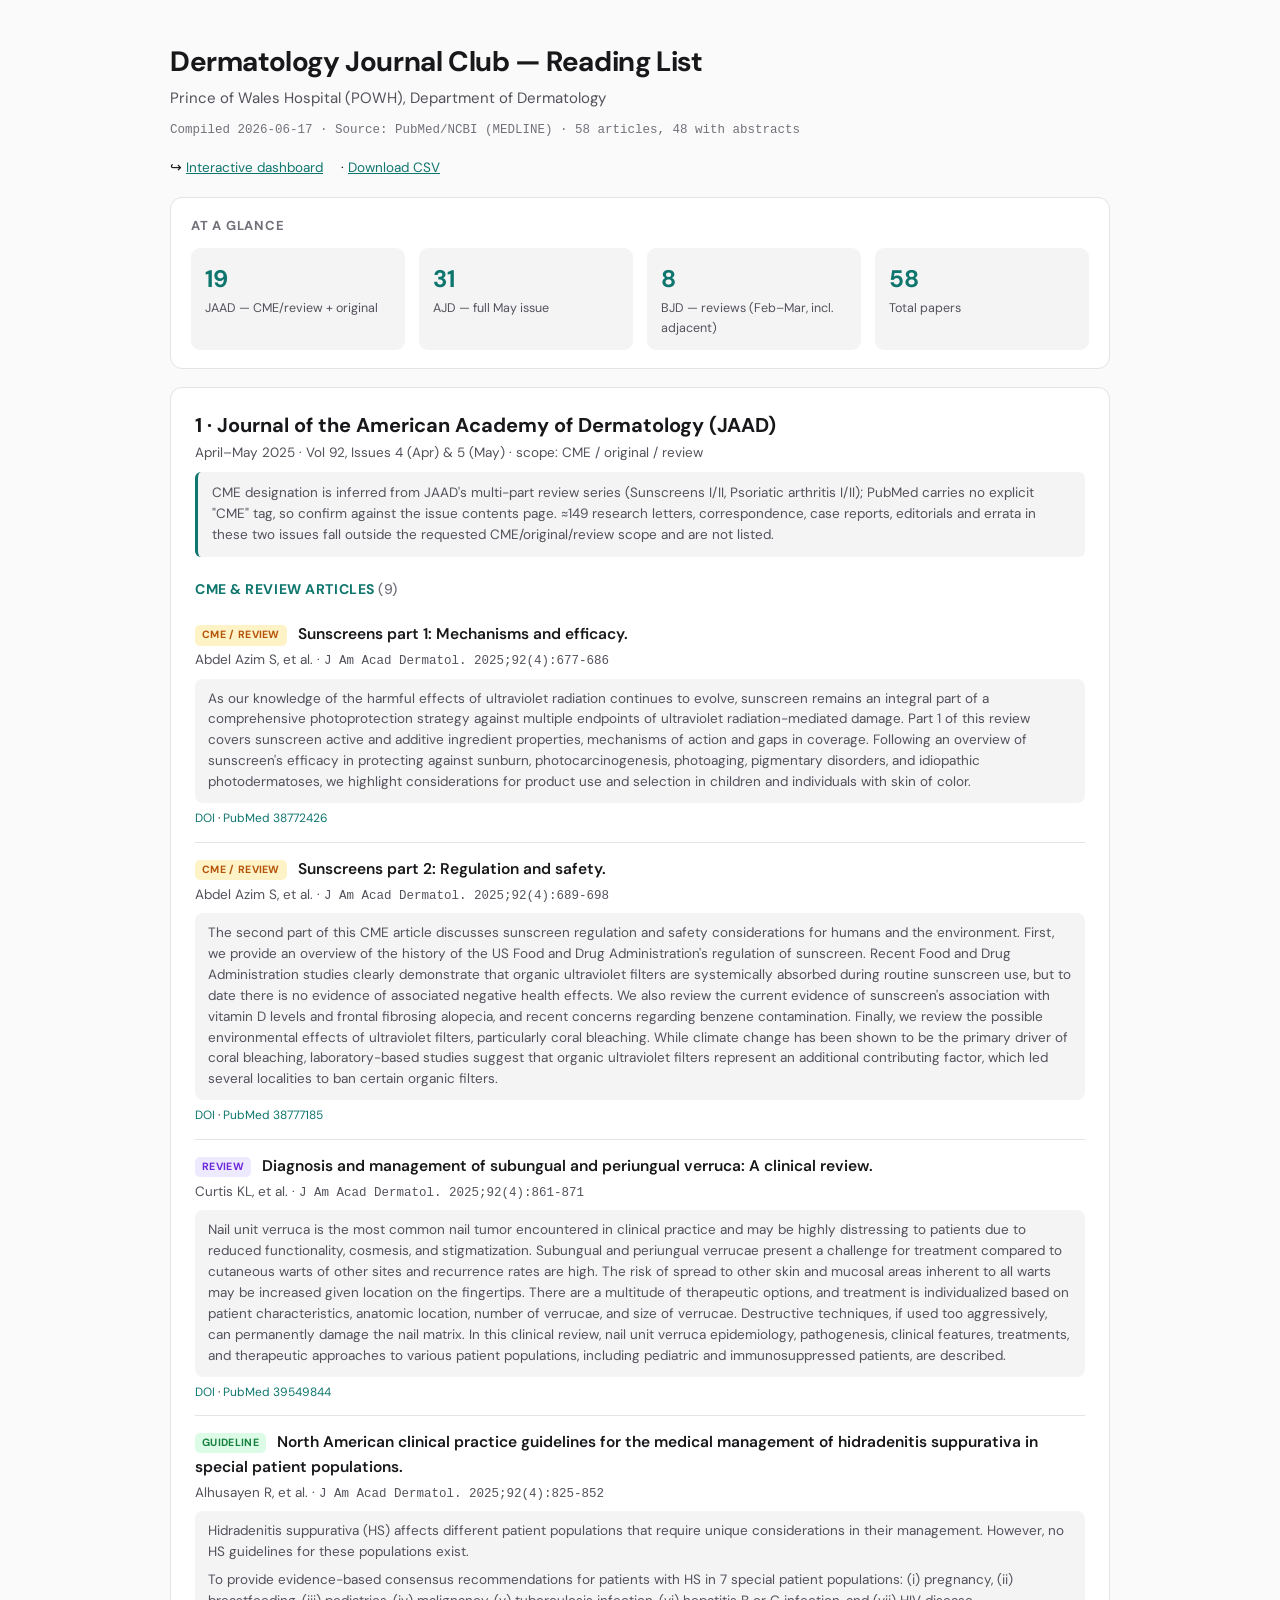
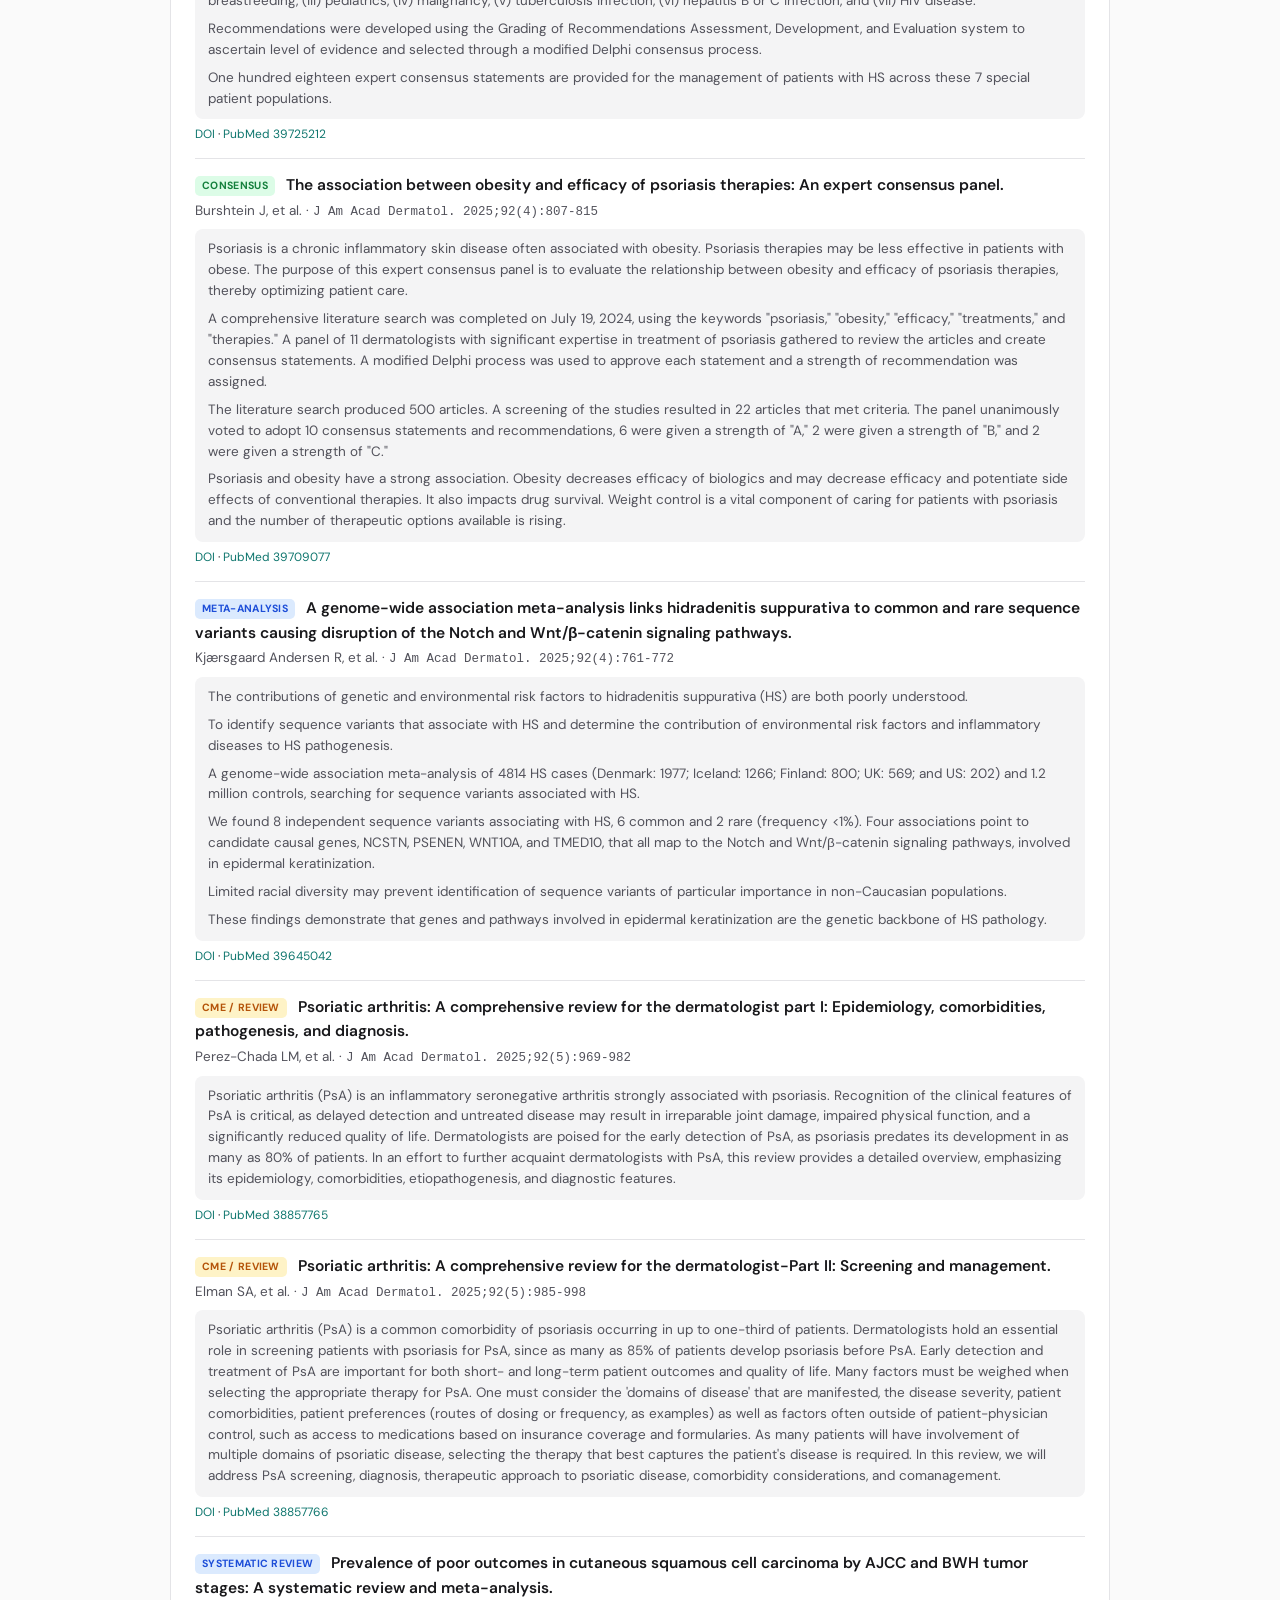
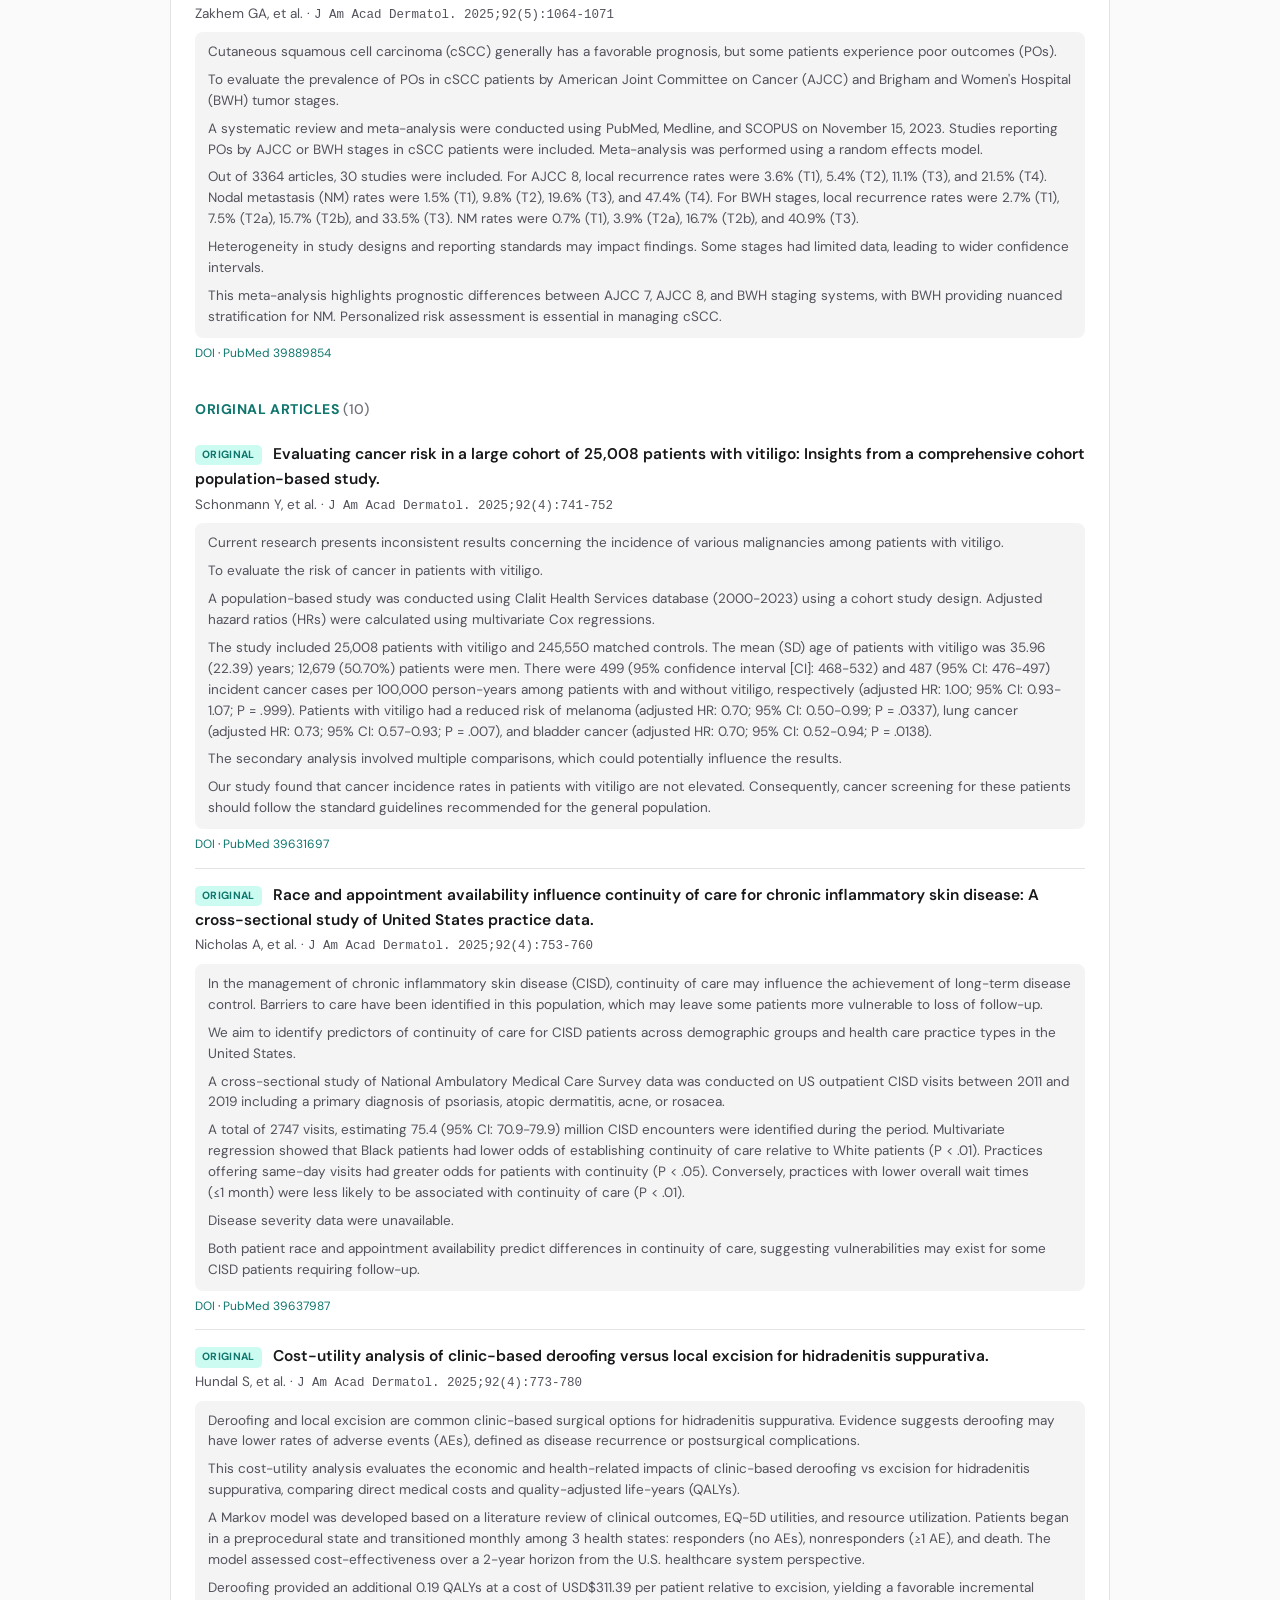
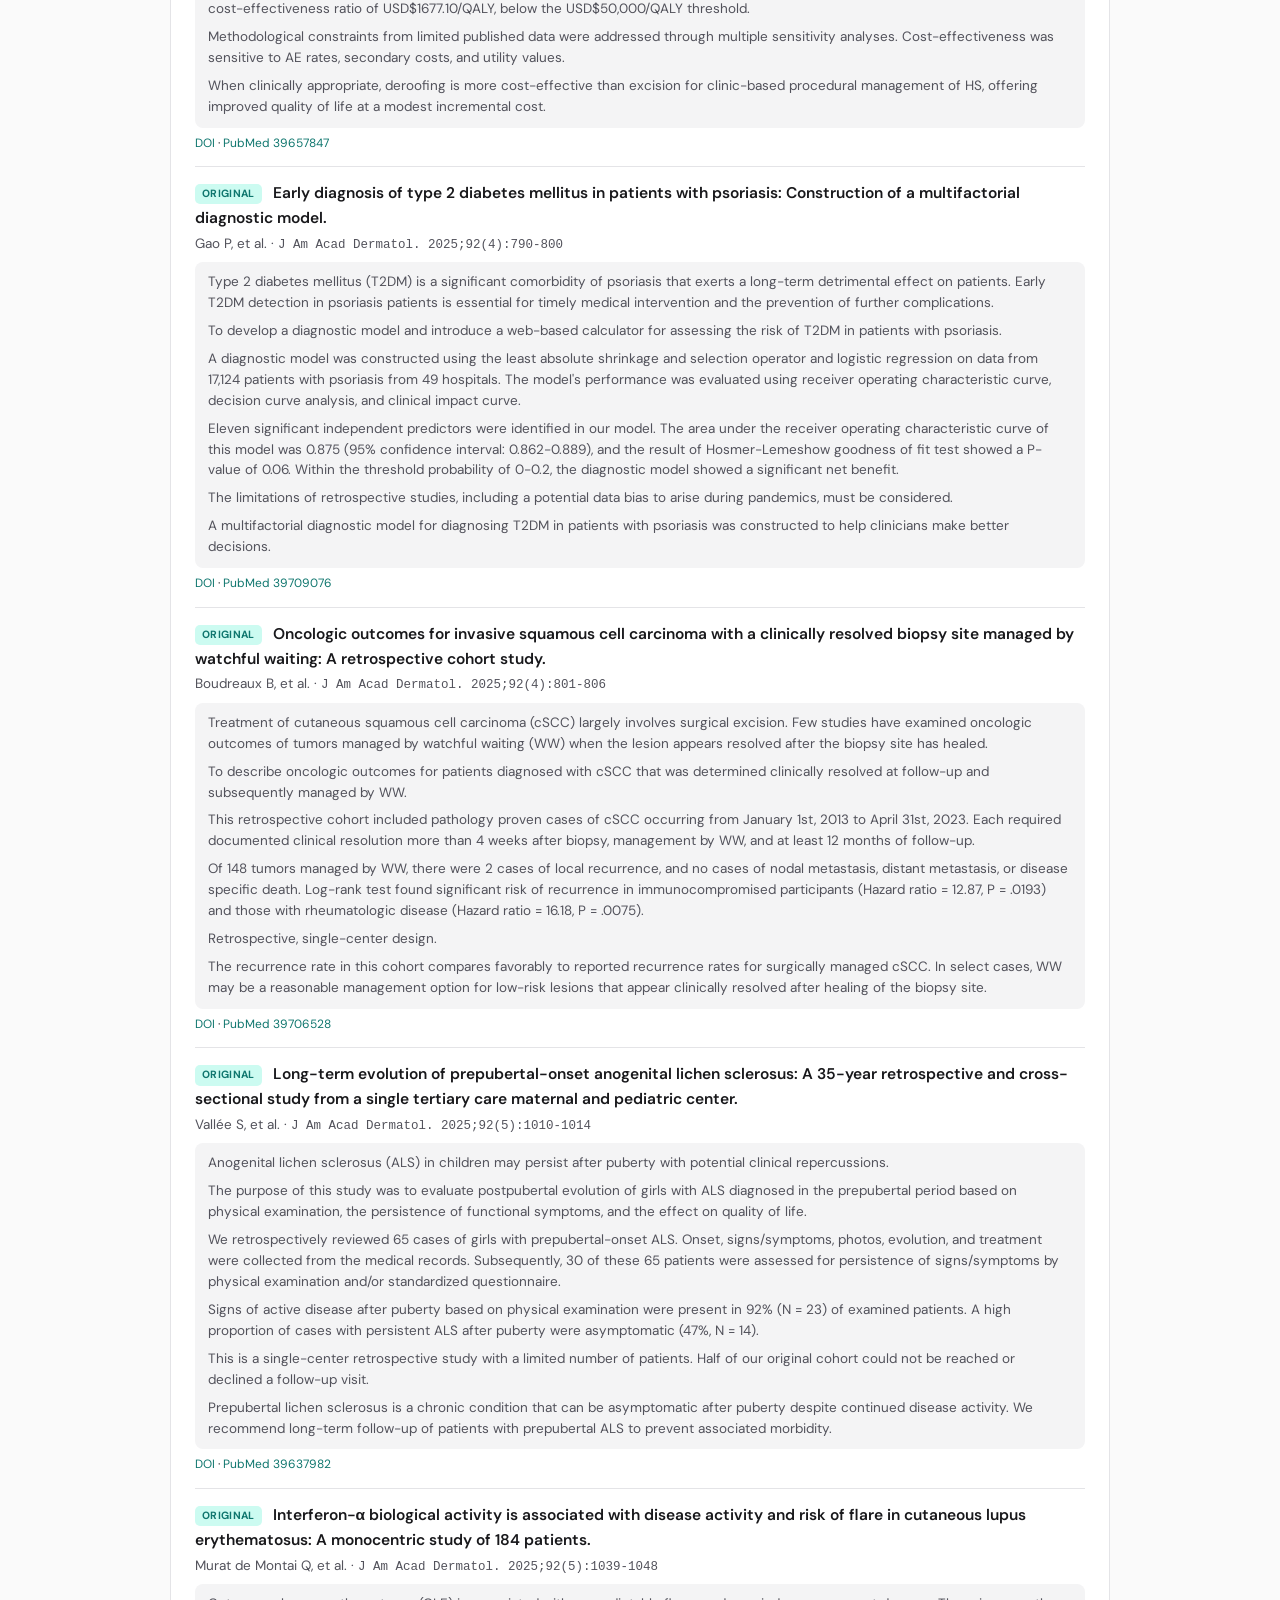
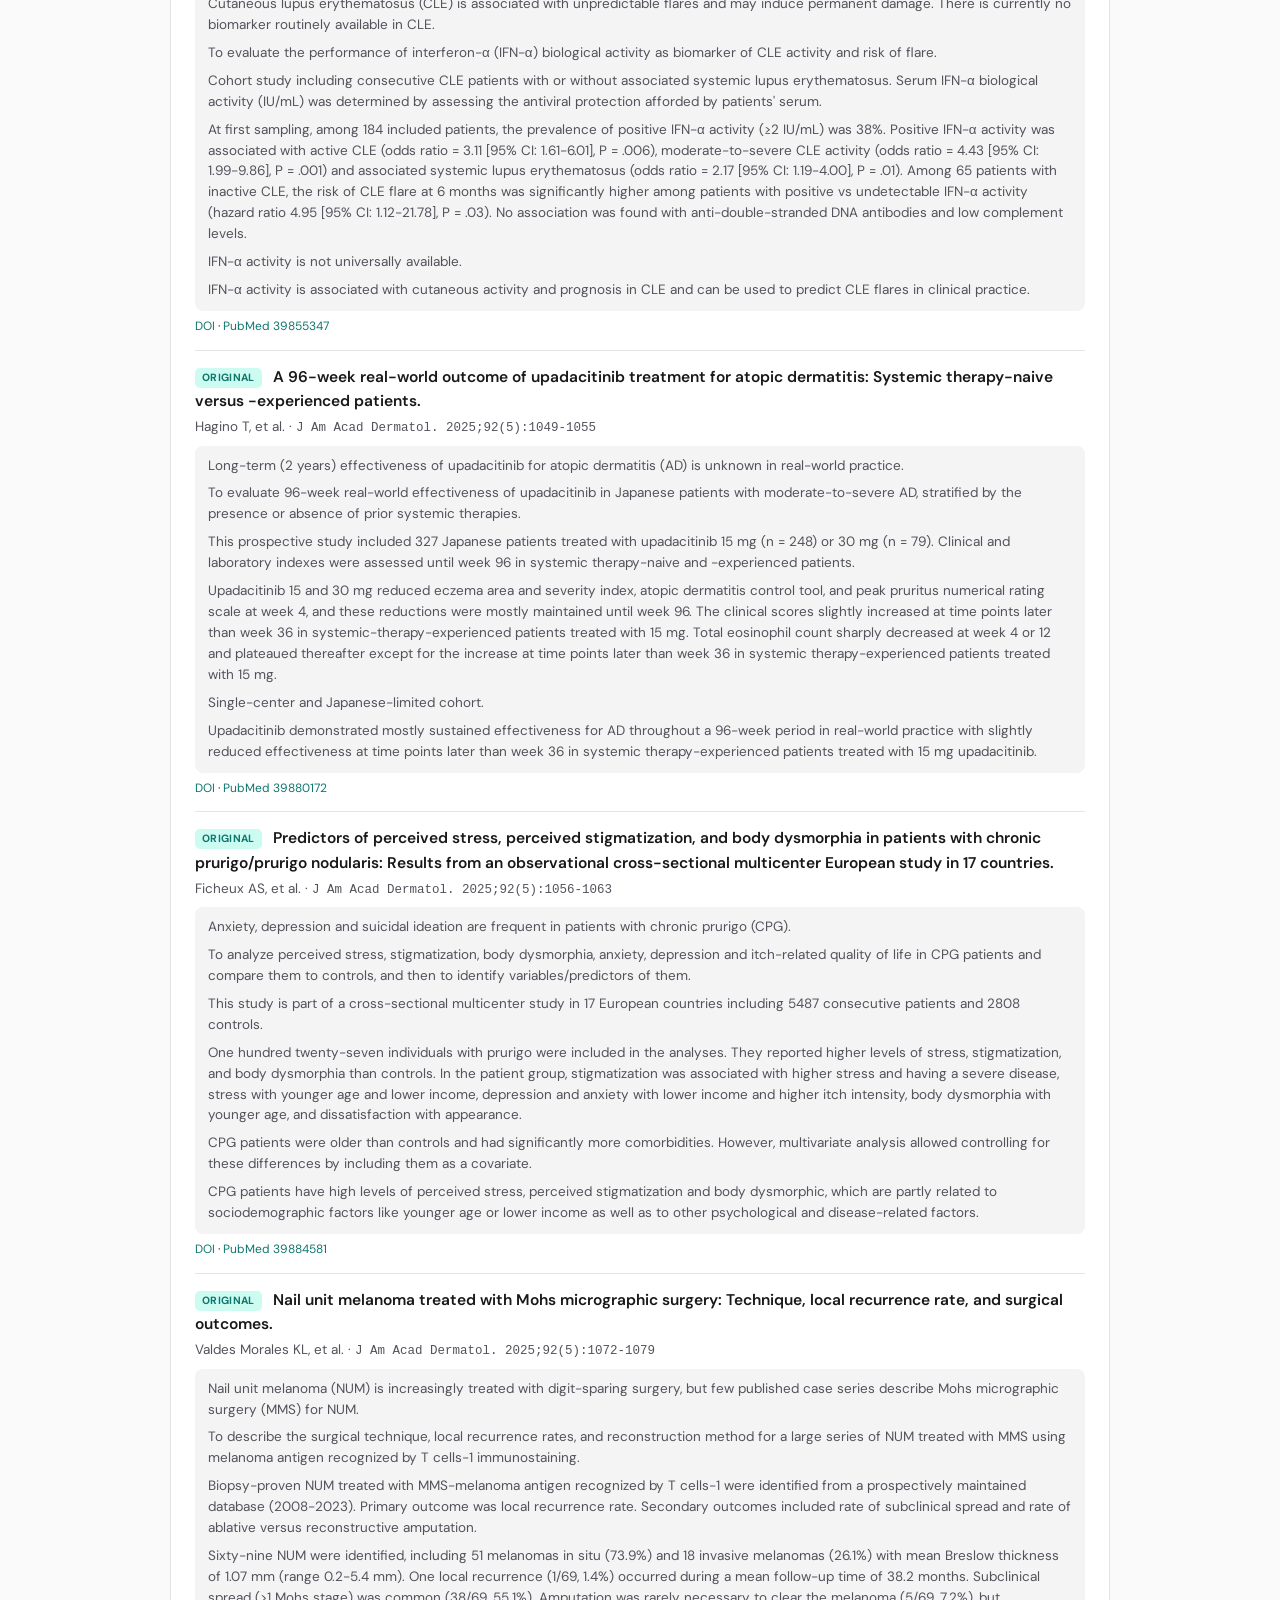
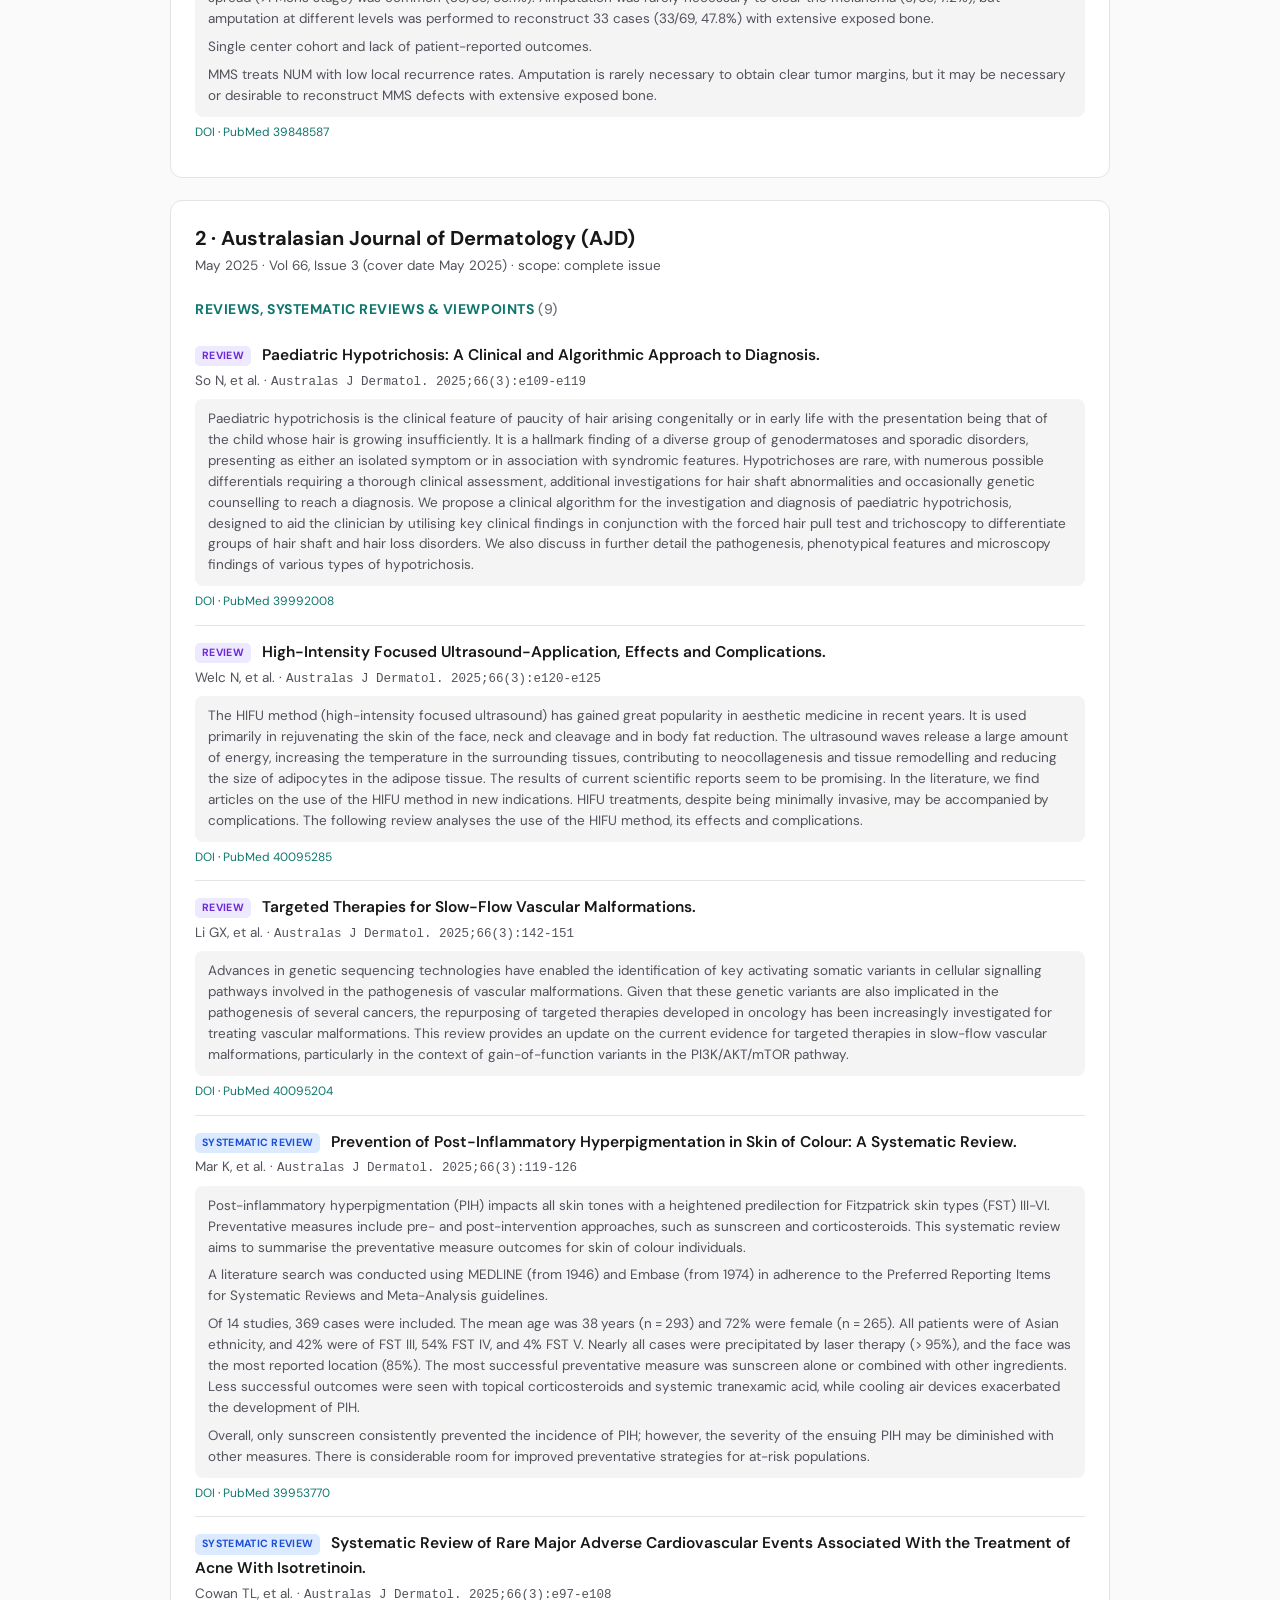
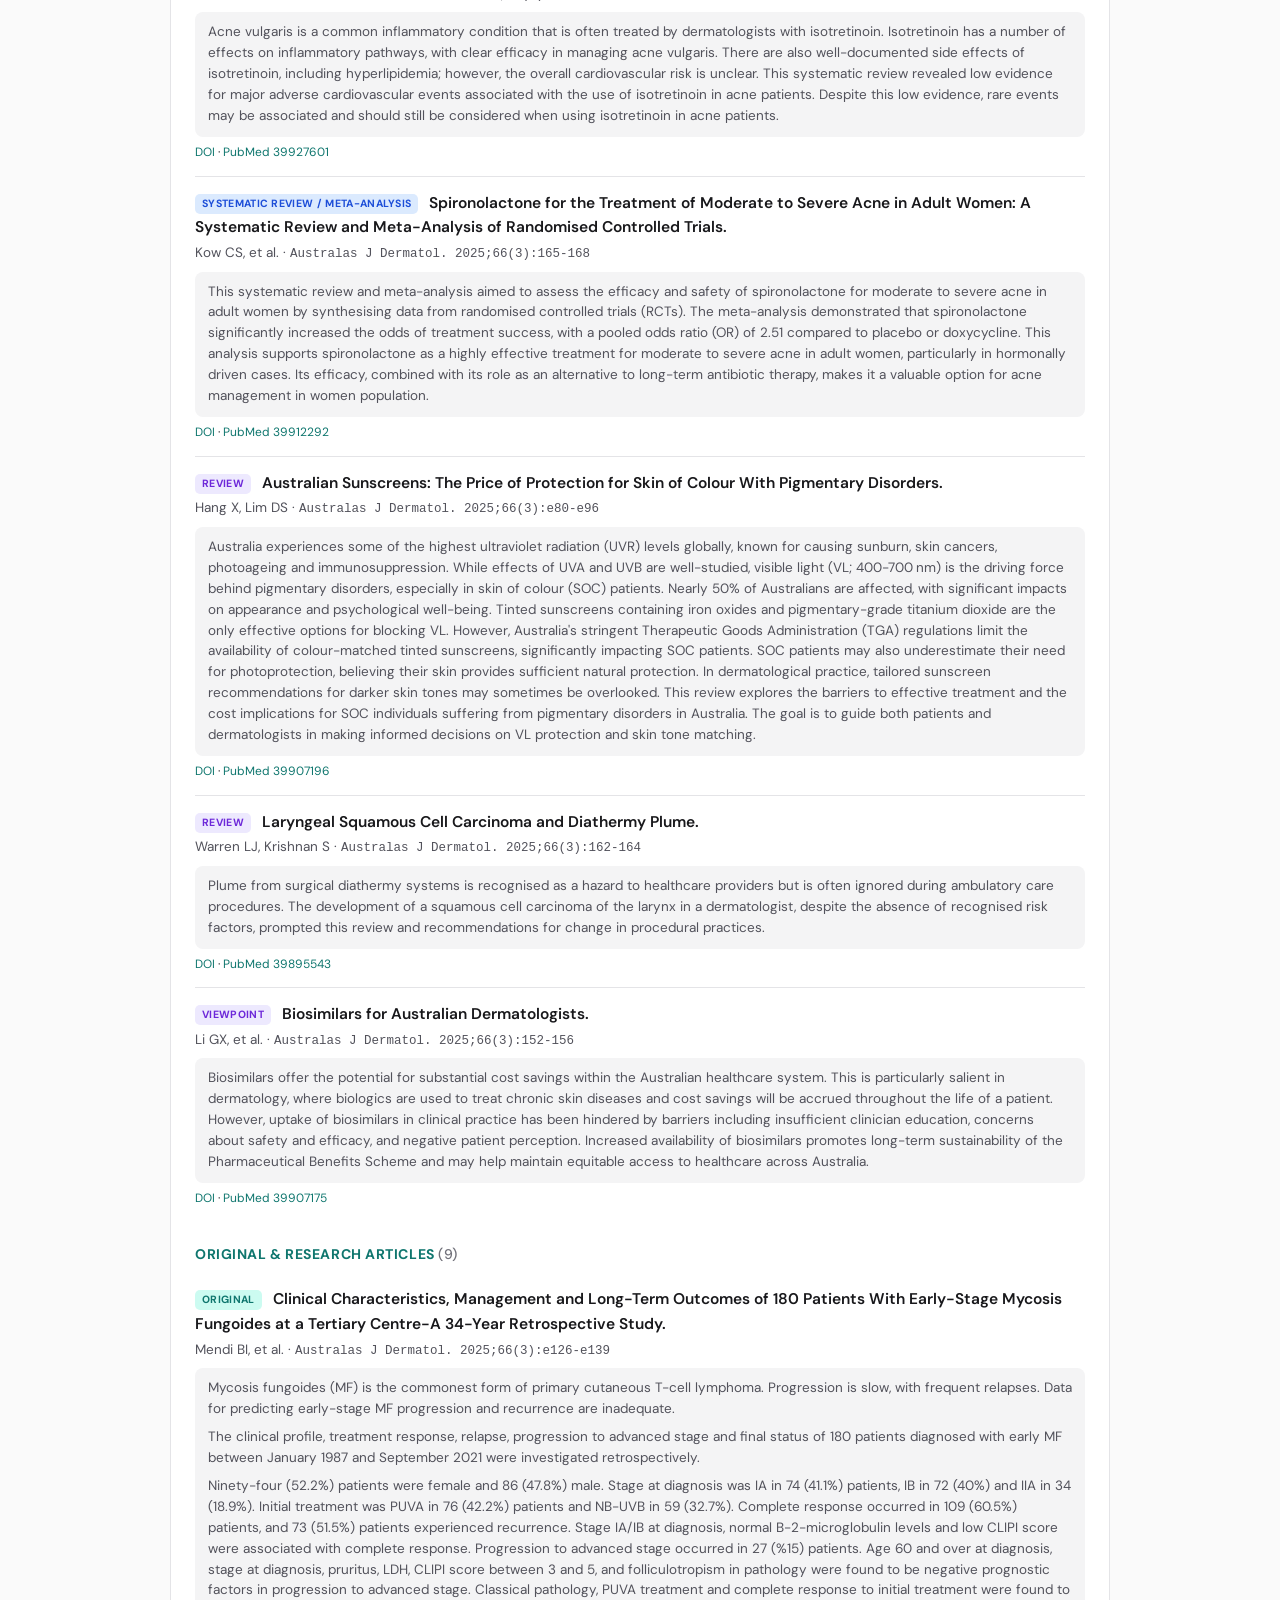
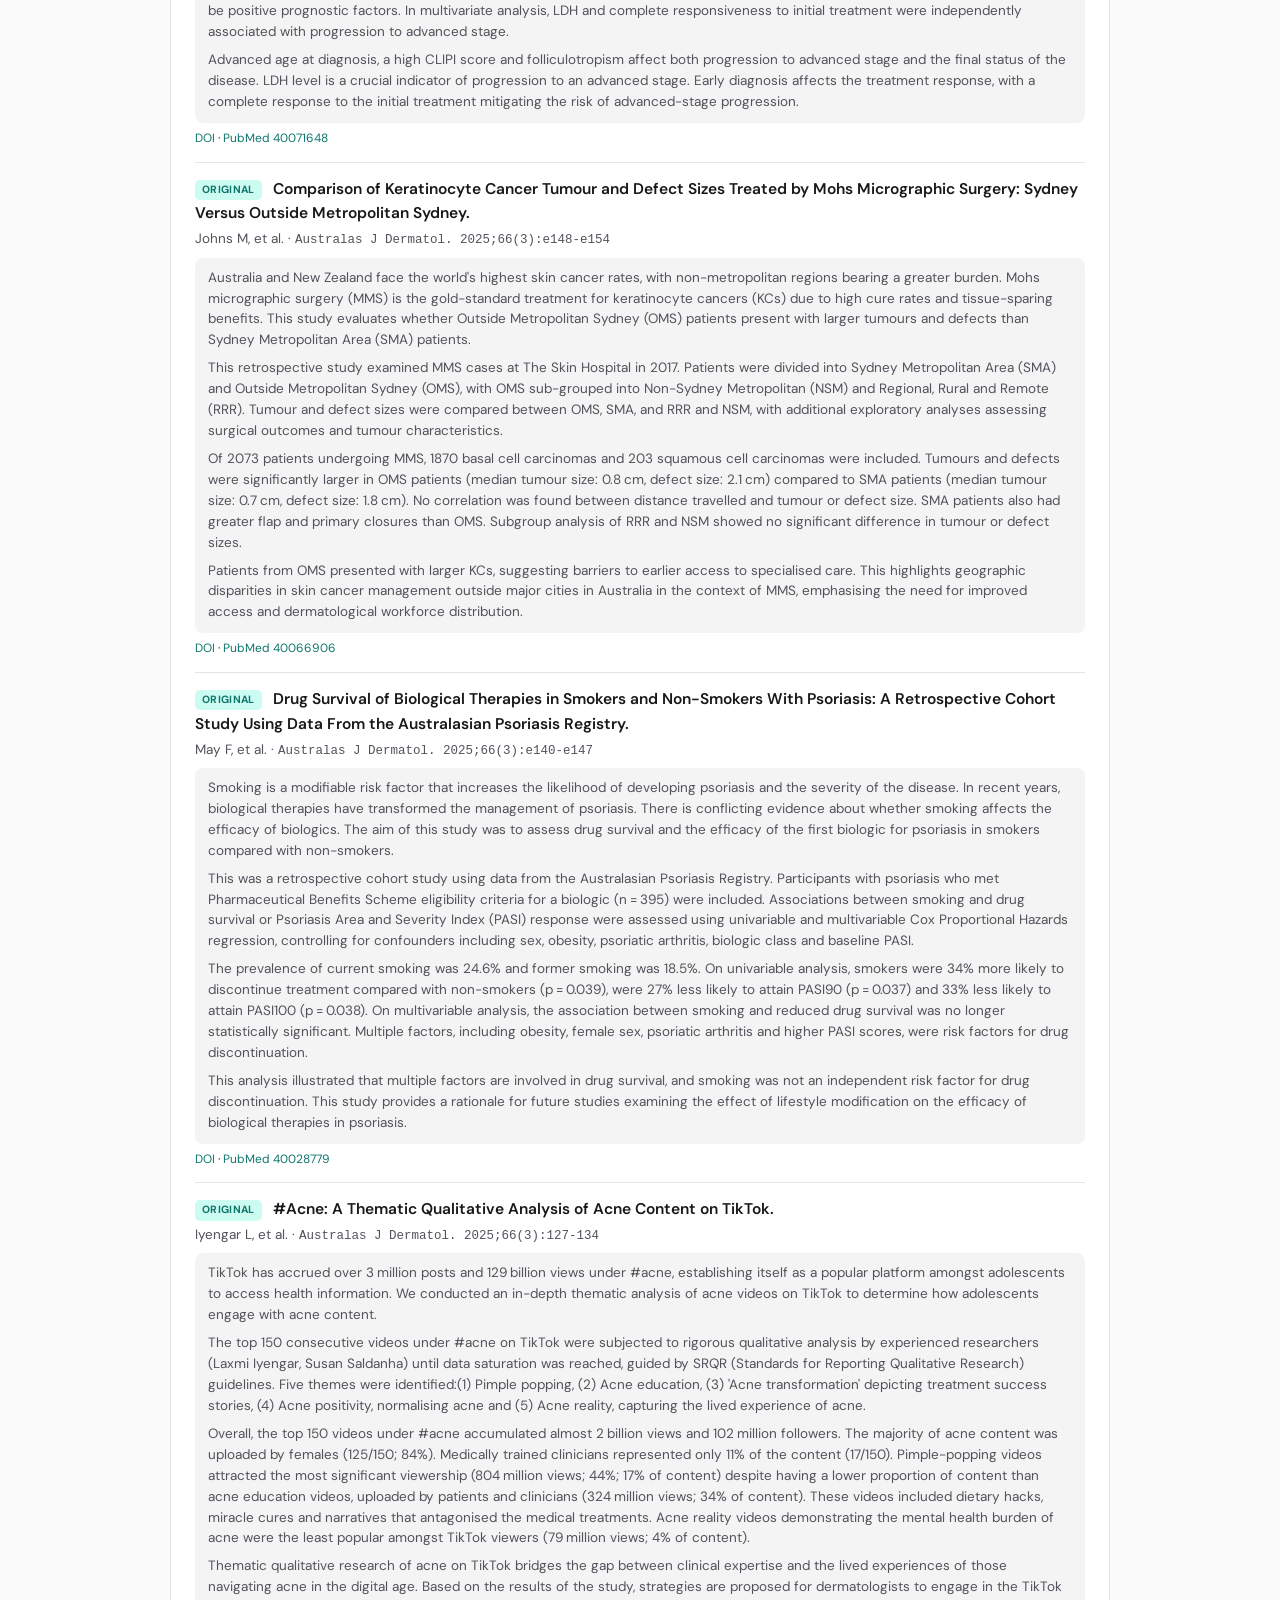
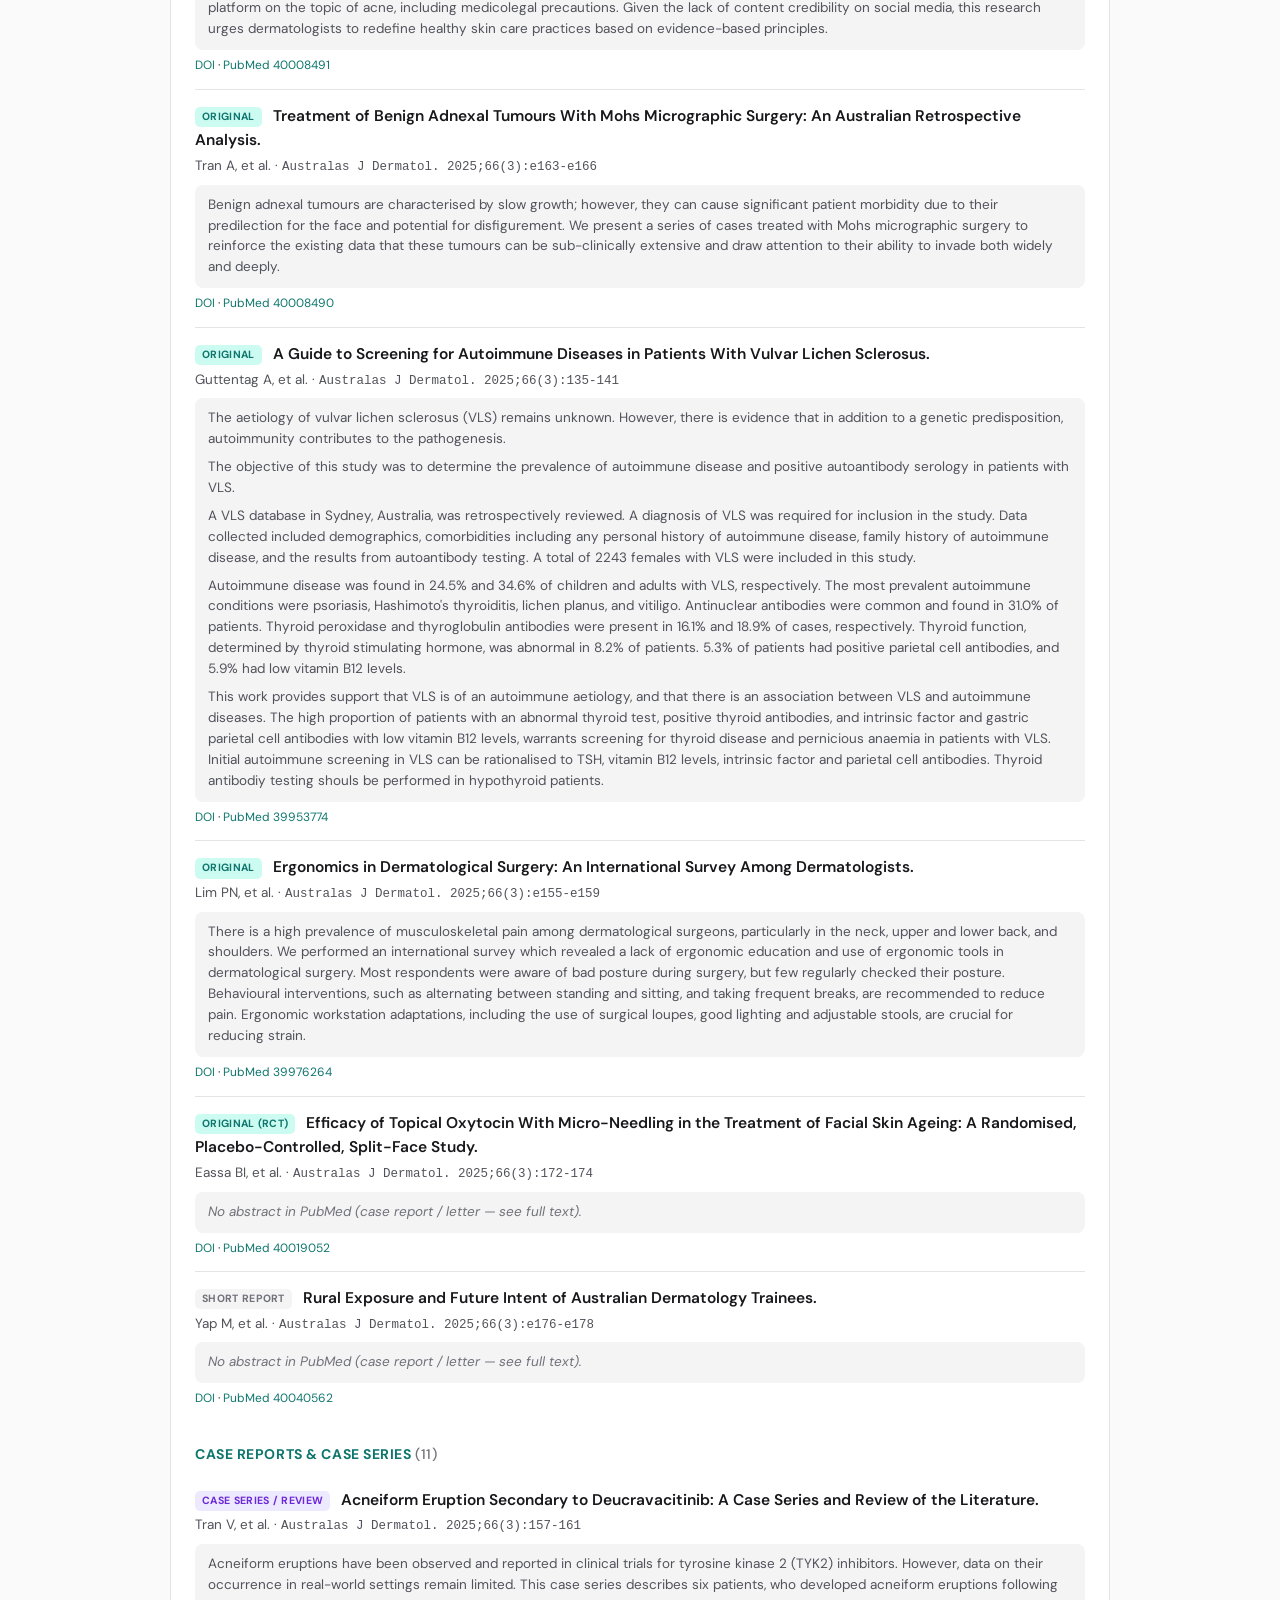
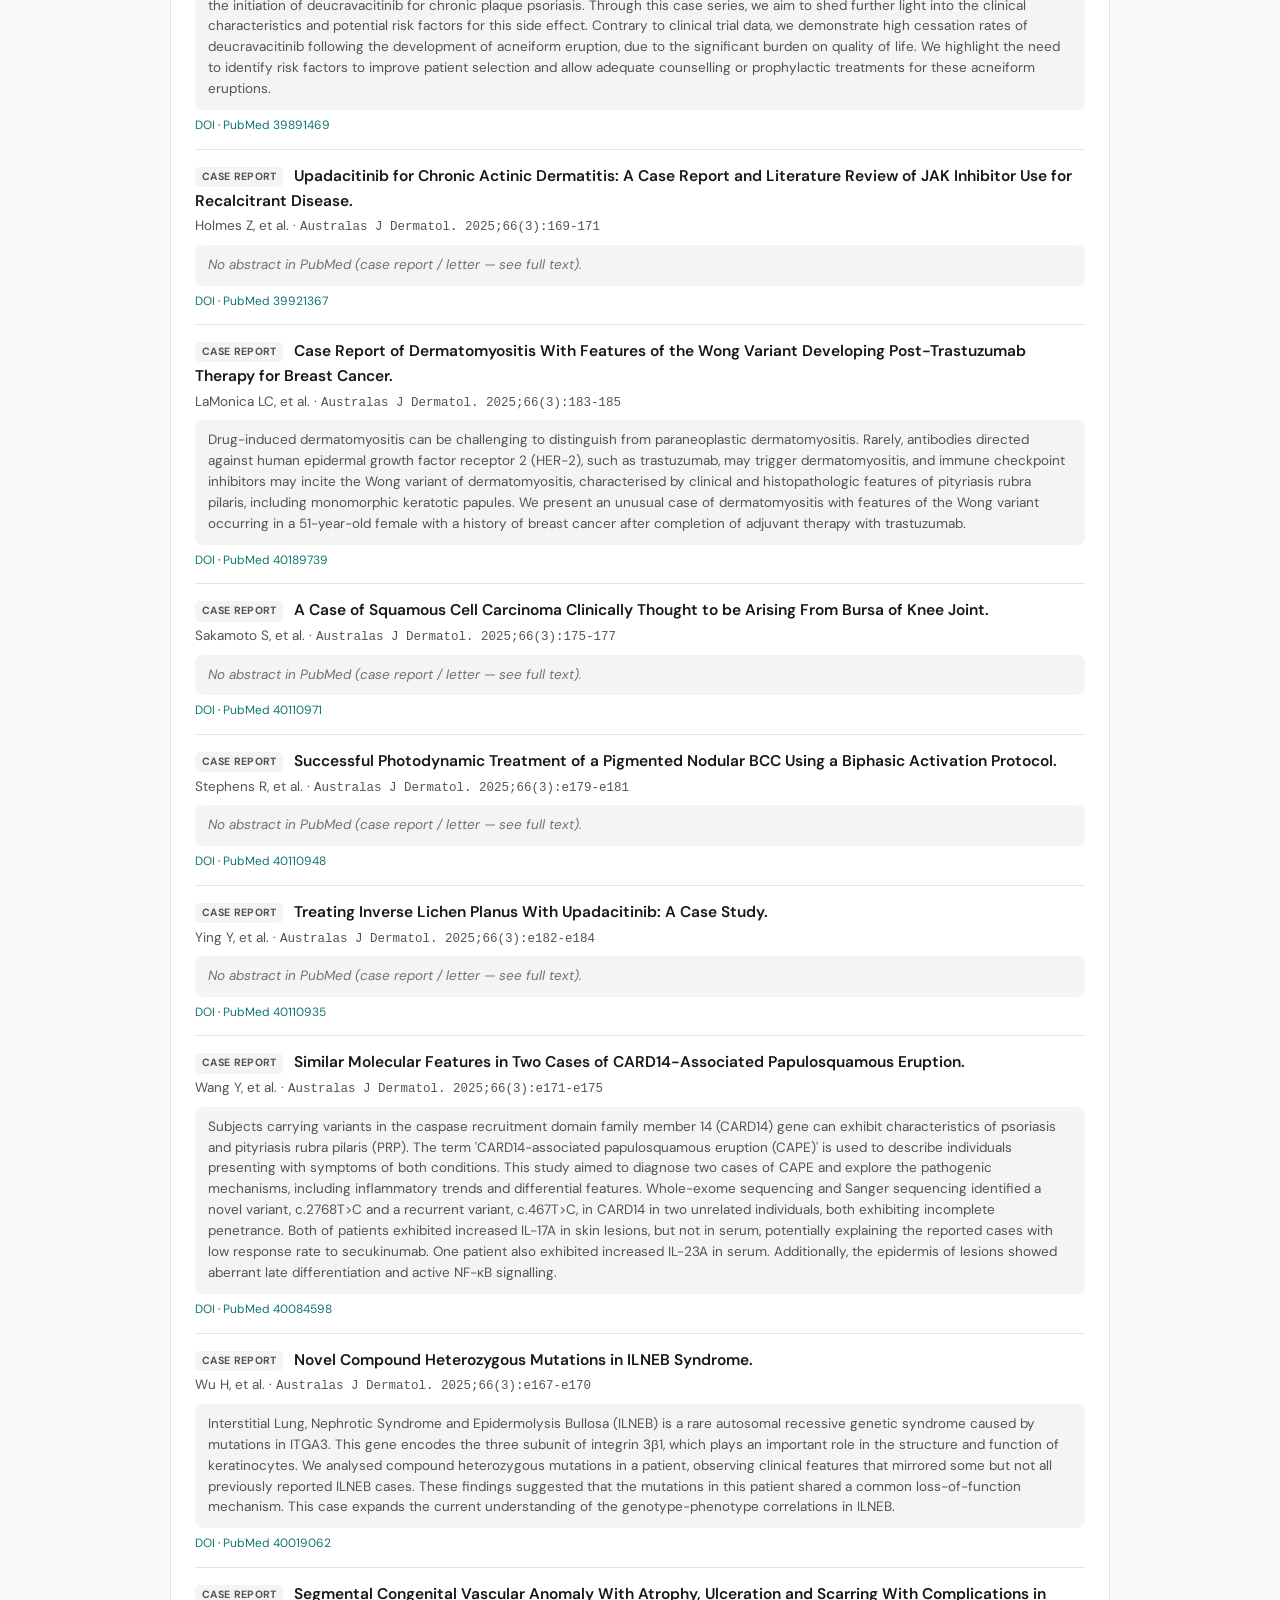
<file: journal-club-derm-2025.html>
<!DOCTYPE html><html lang="en"><head>
<meta charset="UTF-8"><meta name="viewport" content="width=device-width, initial-scale=1.0">
<title>POWH Dermatology Journal Club — Reading List</title>
<link href="https://fonts.googleapis.com/css2?family=DM+Sans:wght@400;500;600;700&display=swap" rel="stylesheet">
<style>
:root{--bg:#fafafa;--surface:#fff;--surface2:#f4f4f5;--border:#e4e4e7;--text:#18181b;--text2:#52525b;--text3:#71717a;--accent:#0f766e;--accent-bg:#ccfbf1}
@media(prefers-color-scheme:dark){:root{--bg:#09090b;--surface:#18181b;--surface2:#27272a;--border:#27272a;--text:#fafafa;--text2:#a1a1aa;--text3:#71717a;--accent:#2dd4bf;--accent-bg:#134e4a}}
*{margin:0;padding:0;box-sizing:border-box}
body{font-family:'DM Sans',-apple-system,BlinkMacSystemFont,'Segoe UI',sans-serif;background:var(--bg);color:var(--text);line-height:1.55;font-size:16px}
a{color:var(--accent)}
.badge{display:inline-block;font-size:10.5px;font-weight:700;text-transform:uppercase;letter-spacing:.03em;padding:2px 7px;border-radius:5px;margin-right:7px;vertical-align:1px}
.b-cme{background:#fef3c7;color:#b45309}.b-review{background:#ede9fe;color:#6d28d9}.b-meta{background:#dbeafe;color:#1d4ed8}
.b-guide{background:#dcfce7;color:#15803d}.b-orig{background:var(--accent-bg);color:var(--accent)}.b-case{background:#f4f4f5;color:#52525b}
.b-letter{background:#fee2e2;color:#b91c1c}.b-short{background:#f4f4f5;color:#71717a}
@media(prefers-color-scheme:dark){.b-cme{background:#422006;color:#fbbf24}.b-review{background:#2e1065;color:#a78bfa}.b-meta{background:#1e3a8a;color:#60a5fa}.b-guide{background:#14532d;color:#4ade80}.b-letter{background:#450a0a;color:#f87171}.b-case,.b-short{background:#27272a;color:#a1a1aa}}

.wrap{max-width:980px;margin:0 auto;padding:40px 20px}
h1{font-size:28px;font-weight:700;letter-spacing:-.4px;margin-bottom:4px}
.sub{color:var(--text2);font-size:15px}
.date{color:var(--text3);font-size:12.5px;font-family:ui-monospace,monospace;margin-top:10px}
.tools{margin:18px 0 4px;font-size:13.5px}.tools a{margin-right:14px}
.summary{background:var(--surface);border:1px solid var(--border);border-radius:12px;padding:18px 20px;margin:18px 0}
.summary h2{font-size:13px;text-transform:uppercase;letter-spacing:.06em;color:var(--text3);margin-bottom:12px}
.sgrid{display:grid;grid-template-columns:repeat(auto-fit,minmax(150px,1fr));gap:14px}
.scard{background:var(--surface2);border-radius:9px;padding:12px 14px}.scard .n{font-size:24px;font-weight:700;color:var(--accent)}.scard .l{font-size:12.5px;color:var(--text2);margin-top:2px}
section{background:var(--surface);border:1px solid var(--border);border-radius:12px;padding:22px 24px;margin-bottom:22px}
section>h2{font-size:20px;font-weight:700;margin-bottom:2px}section>.scope{color:var(--text2);font-size:13.5px;margin-bottom:6px}
.grp{font-size:14px;font-weight:700;color:var(--accent);margin:22px 0 8px;text-transform:uppercase;letter-spacing:.04em}.gcount{color:var(--text3);font-weight:500}
ul.arts{list-style:none}li.art{padding:14px 0;border-top:1px solid var(--border)}li.art:first-child{border-top:none}
.title{font-weight:600;color:var(--text);text-decoration:none;font-size:15.5px}.title:hover{color:var(--accent);text-decoration:underline}
.meta{color:var(--text2);font-size:13.5px;margin-top:3px}.cite{font-family:ui-monospace,monospace;font-size:12.5px}
.abs{margin:7px 0 2px;font-size:13.5px;color:var(--text2);background:var(--surface2);border-radius:8px;padding:10px 13px}
.abs p{margin-bottom:7px}.abs p:last-child{margin-bottom:0}.abs.none{font-style:italic;color:var(--text3)}
.links{font-size:12px;margin-top:6px}.links a{text-decoration:none}.links a:hover{text-decoration:underline}
.callout{background:var(--surface2);border-left:3px solid var(--accent);border-radius:6px;padding:11px 14px;font-size:13.5px;color:var(--text2);margin:8px 0}
footer{color:var(--text3);font-size:12.5px;line-height:1.7;margin-top:8px;padding:0 4px}footer code{font-family:ui-monospace,monospace;background:var(--surface2);padding:1px 5px;border-radius:4px}
@media print{.tools{display:none}section,.summary{break-inside:avoid}}
</style></head><body><div class="wrap">
  <header>
    <h1>Dermatology Journal Club — Reading List</h1>
    <div class="sub">Prince of Wales Hospital (POWH), Department of Dermatology</div>
    <div class="date">Compiled 2026-06-17 · Source: PubMed/NCBI (MEDLINE) · 58 articles, 48 with abstracts</div>
    <div class="tools">↪ <a href="journal-club-dashboard.html">Interactive dashboard</a> · <a href="journal-club-derm-2025.csv">Download CSV</a></div>
  </header>
  <div class="summary"><h2>At a glance</h2><div class="sgrid">
    <div class="scard"><div class="n">19</div><div class="l">JAAD — CME/review + original</div></div>
    <div class="scard"><div class="n">31</div><div class="l">AJD — full May issue</div></div>
    <div class="scard"><div class="n">8</div><div class="l">BJD — reviews (Feb–Mar, incl. adjacent)</div></div>
    <div class="scard"><div class="n">58</div><div class="l">Total papers</div></div>
  </div></div>
  <section>
    <h2>1 · Journal of the American Academy of Dermatology (JAAD)</h2>
    <div class="scope">April–May 2025 · Vol 92, Issues 4 (Apr) &amp; 5 (May) · scope: CME / original / review</div>
    <div class="callout">CME designation is inferred from JAAD's multi-part review series (Sunscreens I/II, Psoriatic arthritis I/II); PubMed carries no explicit "CME" tag, so confirm against the issue contents page. ≈149 research letters, correspondence, case reports, editorials and errata in these two issues fall outside the requested CME/original/review scope and are not listed.</div>
      <h3 class="grp">CME &amp; Review articles <span class="gcount">(9)</span></h3>
      <ul class="arts">
        <li class="art">
          <span class="badge b-cme">CME / Review</span>
          <a class="title" href="https://doi.org/10.1016/j.jaad.2024.02.065" target="_blank" rel="noopener">Sunscreens part 1: Mechanisms and efficacy.</a>
          <div class="meta">Abdel Azim S, et al. &middot; <span class="cite">J Am Acad Dermatol. 2025;92(4):677-686</span></div>
          <div class="abs"><p>As our knowledge of the harmful effects of ultraviolet radiation continues to evolve, sunscreen remains an integral part of a comprehensive photoprotection strategy against multiple endpoints of ultraviolet radiation-mediated damage. Part 1 of this review covers sunscreen active and additive ingredient properties, mechanisms of action and gaps in coverage. Following an overview of sunscreen&#x27;s efficacy in protecting against sunburn, photocarcinogenesis, photoaging, pigmentary disorders, and idiopathic photodermatoses, we highlight considerations for product use and selection in children and individuals with skin of color.</p></div>
          <div class="links"><a href="https://doi.org/10.1016/j.jaad.2024.02.065" target="_blank" rel="noopener">DOI</a> &middot; <a href="https://pubmed.ncbi.nlm.nih.gov/38772426/" target="_blank" rel="noopener">PubMed 38772426</a></div>
        </li>
        <li class="art">
          <span class="badge b-cme">CME / Review</span>
          <a class="title" href="https://doi.org/10.1016/j.jaad.2024.02.066" target="_blank" rel="noopener">Sunscreens part 2: Regulation and safety.</a>
          <div class="meta">Abdel Azim S, et al. &middot; <span class="cite">J Am Acad Dermatol. 2025;92(4):689-698</span></div>
          <div class="abs"><p>The second part of this CME article discusses sunscreen regulation and safety considerations for humans and the environment. First, we provide an overview of the history of the US Food and Drug Administration&#x27;s regulation of sunscreen. Recent Food and Drug Administration studies clearly demonstrate that organic ultraviolet filters are systemically absorbed during routine sunscreen use, but to date there is no evidence of associated negative health effects. We also review the current evidence of sunscreen&#x27;s association with vitamin D levels and frontal fibrosing alopecia, and recent concerns regarding benzene contamination. Finally, we review the possible environmental effects of ultraviolet filters, particularly coral bleaching. While climate change has been shown to be the primary driver of coral bleaching, laboratory-based studies suggest that organic ultraviolet filters represent an additional contributing factor, which led several localities to ban certain organic filters.</p></div>
          <div class="links"><a href="https://doi.org/10.1016/j.jaad.2024.02.066" target="_blank" rel="noopener">DOI</a> &middot; <a href="https://pubmed.ncbi.nlm.nih.gov/38777185/" target="_blank" rel="noopener">PubMed 38777185</a></div>
        </li>
        <li class="art">
          <span class="badge b-review">Review</span>
          <a class="title" href="https://doi.org/10.1016/j.jaad.2024.10.081" target="_blank" rel="noopener">Diagnosis and management of subungual and periungual verruca: A clinical review.</a>
          <div class="meta">Curtis KL, et al. &middot; <span class="cite">J Am Acad Dermatol. 2025;92(4):861-871</span></div>
          <div class="abs"><p>Nail unit verruca is the most common nail tumor encountered in clinical practice and may be highly distressing to patients due to reduced functionality, cosmesis, and stigmatization. Subungual and periungual verrucae present a challenge for treatment compared to cutaneous warts of other sites and recurrence rates are high. The risk of spread to other skin and mucosal areas inherent to all warts may be increased given location on the fingertips. There are a multitude of therapeutic options, and treatment is individualized based on patient characteristics, anatomic location, number of verrucae, and size of verrucae. Destructive techniques, if used too aggressively, can permanently damage the nail matrix. In this clinical review, nail unit verruca epidemiology, pathogenesis, clinical features, treatments, and therapeutic approaches to various patient populations, including pediatric and immunosuppressed patients, are described.</p></div>
          <div class="links"><a href="https://doi.org/10.1016/j.jaad.2024.10.081" target="_blank" rel="noopener">DOI</a> &middot; <a href="https://pubmed.ncbi.nlm.nih.gov/39549844/" target="_blank" rel="noopener">PubMed 39549844</a></div>
        </li>
        <li class="art">
          <span class="badge b-guide">Guideline</span>
          <a class="title" href="https://doi.org/10.1016/j.jaad.2024.11.071" target="_blank" rel="noopener">North American clinical practice guidelines for the medical management of hidradenitis suppurativa in special patient populations.</a>
          <div class="meta">Alhusayen R, et al. &middot; <span class="cite">J Am Acad Dermatol. 2025;92(4):825-852</span></div>
          <div class="abs"><p>Hidradenitis suppurativa (HS) affects different patient populations that require unique considerations in their management. However, no HS guidelines for these populations exist.</p><p>To provide evidence-based consensus recommendations for patients with HS in 7 special patient populations: (i) pregnancy, (ii) breastfeeding, (iii) pediatrics, (iv) malignancy, (v) tuberculosis infection, (vi) hepatitis B or C infection, and (vii) HIV disease.</p><p>Recommendations were developed using the Grading of Recommendations Assessment, Development, and Evaluation system to ascertain level of evidence and selected through a modified Delphi consensus process.</p><p>One hundred eighteen expert consensus statements are provided for the management of patients with HS across these 7 special patient populations.</p></div>
          <div class="links"><a href="https://doi.org/10.1016/j.jaad.2024.11.071" target="_blank" rel="noopener">DOI</a> &middot; <a href="https://pubmed.ncbi.nlm.nih.gov/39725212/" target="_blank" rel="noopener">PubMed 39725212</a></div>
        </li>
        <li class="art">
          <span class="badge b-guide">Consensus</span>
          <a class="title" href="https://doi.org/10.1016/j.jaad.2024.12.016" target="_blank" rel="noopener">The association between obesity and efficacy of psoriasis therapies: An expert consensus panel.</a>
          <div class="meta">Burshtein J, et al. &middot; <span class="cite">J Am Acad Dermatol. 2025;92(4):807-815</span></div>
          <div class="abs"><p>Psoriasis is a chronic inflammatory skin disease often associated with obesity. Psoriasis therapies may be less effective in patients with obese. The purpose of this expert consensus panel is to evaluate the relationship between obesity and efficacy of psoriasis therapies, thereby optimizing patient care.</p><p>A comprehensive literature search was completed on July 19, 2024, using the keywords &quot;psoriasis,&quot; &quot;obesity,&quot; &quot;efficacy,&quot; &quot;treatments,&quot; and &quot;therapies.&quot; A panel of 11 dermatologists with significant expertise in treatment of psoriasis gathered to review the articles and create consensus statements. A modified Delphi process was used to approve each statement and a strength of recommendation was assigned.</p><p>The literature search produced 500 articles. A screening of the studies resulted in 22 articles that met criteria. The panel unanimously voted to adopt 10 consensus statements and recommendations, 6 were given a strength of &quot;A,&quot; 2 were given a strength of &quot;B,&quot; and 2 were given a strength of &quot;C.&quot;</p><p>Psoriasis and obesity have a strong association. Obesity decreases efficacy of biologics and may decrease efficacy and potentiate side effects of conventional therapies. It also impacts drug survival. Weight control is a vital component of caring for patients with psoriasis and the number of therapeutic options available is rising.</p></div>
          <div class="links"><a href="https://doi.org/10.1016/j.jaad.2024.12.016" target="_blank" rel="noopener">DOI</a> &middot; <a href="https://pubmed.ncbi.nlm.nih.gov/39709077/" target="_blank" rel="noopener">PubMed 39709077</a></div>
        </li>
        <li class="art">
          <span class="badge b-meta">Meta-analysis</span>
          <a class="title" href="https://doi.org/10.1016/j.jaad.2024.11.050" target="_blank" rel="noopener">A genome-wide association meta-analysis links hidradenitis suppurativa to common and rare sequence variants causing disruption of the Notch and Wnt/β-catenin signaling pathways.</a>
          <div class="meta">Kjærsgaard Andersen R, et al. &middot; <span class="cite">J Am Acad Dermatol. 2025;92(4):761-772</span></div>
          <div class="abs"><p>The contributions of genetic and environmental risk factors to hidradenitis suppurativa (HS) are both poorly understood.</p><p>To identify sequence variants that associate with HS and determine the contribution of environmental risk factors and inflammatory diseases to HS pathogenesis.</p><p>A genome-wide association meta-analysis of 4814 HS cases (Denmark: 1977; Iceland: 1266; Finland: 800; UK: 569; and US: 202) and 1.2 million controls, searching for sequence variants associated with HS.</p><p>We found 8 independent sequence variants associating with HS, 6 common and 2 rare (frequency &lt;1%). Four associations point to candidate causal genes, NCSTN, PSENEN, WNT10A, and TMED10, that all map to the Notch and Wnt/β-catenin signaling pathways, involved in epidermal keratinization.</p><p>Limited racial diversity may prevent identification of sequence variants of particular importance in non-Caucasian populations.</p><p>These findings demonstrate that genes and pathways involved in epidermal keratinization are the genetic backbone of HS pathology.</p></div>
          <div class="links"><a href="https://doi.org/10.1016/j.jaad.2024.11.050" target="_blank" rel="noopener">DOI</a> &middot; <a href="https://pubmed.ncbi.nlm.nih.gov/39645042/" target="_blank" rel="noopener">PubMed 39645042</a></div>
        </li>
        <li class="art">
          <span class="badge b-cme">CME / Review</span>
          <a class="title" href="https://doi.org/10.1016/j.jaad.2024.03.058" target="_blank" rel="noopener">Psoriatic arthritis: A comprehensive review for the dermatologist part I: Epidemiology, comorbidities, pathogenesis, and diagnosis.</a>
          <div class="meta">Perez-Chada LM, et al. &middot; <span class="cite">J Am Acad Dermatol. 2025;92(5):969-982</span></div>
          <div class="abs"><p>Psoriatic arthritis (PsA) is an inflammatory seronegative arthritis strongly associated with psoriasis. Recognition of the clinical features of PsA is critical, as delayed detection and untreated disease may result in irreparable joint damage, impaired physical function, and a significantly reduced quality of life. Dermatologists are poised for the early detection of PsA, as psoriasis predates its development in as many as 80% of patients. In an effort to further acquaint dermatologists with PsA, this review provides a detailed overview, emphasizing its epidemiology, comorbidities, etiopathogenesis, and diagnostic features.</p></div>
          <div class="links"><a href="https://doi.org/10.1016/j.jaad.2024.03.058" target="_blank" rel="noopener">DOI</a> &middot; <a href="https://pubmed.ncbi.nlm.nih.gov/38857765/" target="_blank" rel="noopener">PubMed 38857765</a></div>
        </li>
        <li class="art">
          <span class="badge b-cme">CME / Review</span>
          <a class="title" href="https://doi.org/10.1016/j.jaad.2024.03.059" target="_blank" rel="noopener">Psoriatic arthritis: A comprehensive review for the dermatologist-Part II: Screening and management.</a>
          <div class="meta">Elman SA, et al. &middot; <span class="cite">J Am Acad Dermatol. 2025;92(5):985-998</span></div>
          <div class="abs"><p>Psoriatic arthritis (PsA) is a common comorbidity of psoriasis occurring in up to one-third of patients. Dermatologists hold an essential role in screening patients with psoriasis for PsA, since as many as 85% of patients develop psoriasis before PsA. Early detection and treatment of PsA are important for both short- and long-term patient outcomes and quality of life. Many factors must be weighed when selecting the appropriate therapy for PsA. One must consider the &#x27;domains of disease&#x27; that are manifested, the disease severity, patient comorbidities, patient preferences (routes of dosing or frequency, as examples) as well as factors often outside of patient-physician control, such as access to medications based on insurance coverage and formularies. As many patients will have involvement of multiple domains of psoriatic disease, selecting the therapy that best captures the patient&#x27;s disease is required. In this review, we will address PsA screening, diagnosis, therapeutic approach to psoriatic disease, comorbidity considerations, and comanagement.</p></div>
          <div class="links"><a href="https://doi.org/10.1016/j.jaad.2024.03.059" target="_blank" rel="noopener">DOI</a> &middot; <a href="https://pubmed.ncbi.nlm.nih.gov/38857766/" target="_blank" rel="noopener">PubMed 38857766</a></div>
        </li>
        <li class="art">
          <span class="badge b-meta">Systematic review</span>
          <a class="title" href="https://doi.org/10.1016/j.jaad.2024.11.082" target="_blank" rel="noopener">Prevalence of poor outcomes in cutaneous squamous cell carcinoma by AJCC and BWH tumor stages: A systematic review and meta-analysis.</a>
          <div class="meta">Zakhem GA, et al. &middot; <span class="cite">J Am Acad Dermatol. 2025;92(5):1064-1071</span></div>
          <div class="abs"><p>Cutaneous squamous cell carcinoma (cSCC) generally has a favorable prognosis, but some patients experience poor outcomes (POs).</p><p>To evaluate the prevalence of POs in cSCC patients by American Joint Committee on Cancer (AJCC) and Brigham and Women&#x27;s Hospital (BWH) tumor stages.</p><p>A systematic review and meta-analysis were conducted using PubMed, Medline, and SCOPUS on November 15, 2023. Studies reporting POs by AJCC or BWH stages in cSCC patients were included. Meta-analysis was performed using a random effects model.</p><p>Out of 3364 articles, 30 studies were included. For AJCC 8, local recurrence rates were 3.6% (T1), 5.4% (T2), 11.1% (T3), and 21.5% (T4). Nodal metastasis (NM) rates were 1.5% (T1), 9.8% (T2), 19.6% (T3), and 47.4% (T4). For BWH stages, local recurrence rates were 2.7% (T1), 7.5% (T2a), 15.7% (T2b), and 33.5% (T3). NM rates were 0.7% (T1), 3.9% (T2a), 16.7% (T2b), and 40.9% (T3).</p><p>Heterogeneity in study designs and reporting standards may impact findings. Some stages had limited data, leading to wider confidence intervals.</p><p>This meta-analysis highlights prognostic differences between AJCC 7, AJCC 8, and BWH staging systems, with BWH providing nuanced stratification for NM. Personalized risk assessment is essential in managing cSCC.</p></div>
          <div class="links"><a href="https://doi.org/10.1016/j.jaad.2024.11.082" target="_blank" rel="noopener">DOI</a> &middot; <a href="https://pubmed.ncbi.nlm.nih.gov/39889854/" target="_blank" rel="noopener">PubMed 39889854</a></div>
        </li>
      </ul>
      <h3 class="grp">Original articles <span class="gcount">(10)</span></h3>
      <ul class="arts">
        <li class="art">
          <span class="badge b-orig">Original</span>
          <a class="title" href="https://doi.org/10.1016/j.jaad.2024.11.043" target="_blank" rel="noopener">Evaluating cancer risk in a large cohort of 25,008 patients with vitiligo: Insights from a comprehensive cohort population-based study.</a>
          <div class="meta">Schonmann Y, et al. &middot; <span class="cite">J Am Acad Dermatol. 2025;92(4):741-752</span></div>
          <div class="abs"><p>Current research presents inconsistent results concerning the incidence of various malignancies among patients with vitiligo.</p><p>To evaluate the risk of cancer in patients with vitiligo.</p><p>A population-based study was conducted using Clalit Health Services database (2000-2023) using a cohort study design. Adjusted hazard ratios (HRs) were calculated using multivariate Cox regressions.</p><p>The study included 25,008 patients with vitiligo and 245,550 matched controls. The mean (SD) age of patients with vitiligo was 35.96 (22.39) years; 12,679 (50.70%) patients were men. There were 499 (95% confidence interval [CI]: 468-532) and 487 (95% CI: 476-497) incident cancer cases per 100,000 person-years among patients with and without vitiligo, respectively (adjusted HR: 1.00; 95% CI: 0.93-1.07; P = .999). Patients with vitiligo had a reduced risk of melanoma (adjusted HR: 0.70; 95% CI: 0.50-0.99; P = .0337), lung cancer (adjusted HR: 0.73; 95% CI: 0.57-0.93; P = .007), and bladder cancer (adjusted HR: 0.70; 95% CI: 0.52-0.94; P = .0138).</p><p>The secondary analysis involved multiple comparisons, which could potentially influence the results.</p><p>Our study found that cancer incidence rates in patients with vitiligo are not elevated. Consequently, cancer screening for these patients should follow the standard guidelines recommended for the general population.</p></div>
          <div class="links"><a href="https://doi.org/10.1016/j.jaad.2024.11.043" target="_blank" rel="noopener">DOI</a> &middot; <a href="https://pubmed.ncbi.nlm.nih.gov/39631697/" target="_blank" rel="noopener">PubMed 39631697</a></div>
        </li>
        <li class="art">
          <span class="badge b-orig">Original</span>
          <a class="title" href="https://doi.org/10.1016/j.jaad.2024.11.047" target="_blank" rel="noopener">Race and appointment availability influence continuity of care for chronic inflammatory skin disease: A cross-sectional study of United States practice data.</a>
          <div class="meta">Nicholas A, et al. &middot; <span class="cite">J Am Acad Dermatol. 2025;92(4):753-760</span></div>
          <div class="abs"><p>In the management of chronic inflammatory skin disease (CISD), continuity of care may influence the achievement of long-term disease control. Barriers to care have been identified in this population, which may leave some patients more vulnerable to loss of follow-up.</p><p>We aim to identify predictors of continuity of care for CISD patients across demographic groups and health care practice types in the United States.</p><p>A cross-sectional study of National Ambulatory Medical Care Survey data was conducted on US outpatient CISD visits between 2011 and 2019 including a primary diagnosis of psoriasis, atopic dermatitis, acne, or rosacea.</p><p>A total of 2747 visits, estimating 75.4 (95% CI: 70.9-79.9) million CISD encounters were identified during the period. Multivariate regression showed that Black patients had lower odds of establishing continuity of care relative to White patients (P &lt; .01). Practices offering same-day visits had greater odds for patients with continuity (P &lt; .05). Conversely, practices with lower overall wait times (≤1 month) were less likely to be associated with continuity of care (P &lt; .01).</p><p>Disease severity data were unavailable.</p><p>Both patient race and appointment availability predict differences in continuity of care, suggesting vulnerabilities may exist for some CISD patients requiring follow-up.</p></div>
          <div class="links"><a href="https://doi.org/10.1016/j.jaad.2024.11.047" target="_blank" rel="noopener">DOI</a> &middot; <a href="https://pubmed.ncbi.nlm.nih.gov/39637987/" target="_blank" rel="noopener">PubMed 39637987</a></div>
        </li>
        <li class="art">
          <span class="badge b-orig">Original</span>
          <a class="title" href="https://doi.org/10.1016/j.jaad.2024.11.057" target="_blank" rel="noopener">Cost-utility analysis of clinic-based deroofing versus local excision for hidradenitis suppurativa.</a>
          <div class="meta">Hundal S, et al. &middot; <span class="cite">J Am Acad Dermatol. 2025;92(4):773-780</span></div>
          <div class="abs"><p>Deroofing and local excision are common clinic-based surgical options for hidradenitis suppurativa. Evidence suggests deroofing may have lower rates of adverse events (AEs), defined as disease recurrence or postsurgical complications.</p><p>This cost-utility analysis evaluates the economic and health-related impacts of clinic-based deroofing vs excision for hidradenitis suppurativa, comparing direct medical costs and quality-adjusted life-years (QALYs).</p><p>A Markov model was developed based on a literature review of clinical outcomes, EQ-5D utilities, and resource utilization. Patients began in a preprocedural state and transitioned monthly among 3 health states: responders (no AEs), nonresponders (≥1 AE), and death. The model assessed cost-effectiveness over a 2-year horizon from the U.S. healthcare system perspective.</p><p>Deroofing provided an additional 0.19 QALYs at a cost of USD$311.39 per patient relative to excision, yielding a favorable incremental cost-effectiveness ratio of USD$1677.10/QALY, below the USD$50,000/QALY threshold.</p><p>Methodological constraints from limited published data were addressed through multiple sensitivity analyses. Cost-effectiveness was sensitive to AE rates, secondary costs, and utility values.</p><p>When clinically appropriate, deroofing is more cost-effective than excision for clinic-based procedural management of HS, offering improved quality of life at a modest incremental cost.</p></div>
          <div class="links"><a href="https://doi.org/10.1016/j.jaad.2024.11.057" target="_blank" rel="noopener">DOI</a> &middot; <a href="https://pubmed.ncbi.nlm.nih.gov/39657847/" target="_blank" rel="noopener">PubMed 39657847</a></div>
        </li>
        <li class="art">
          <span class="badge b-orig">Original</span>
          <a class="title" href="https://doi.org/10.1016/j.jaad.2024.11.066" target="_blank" rel="noopener">Early diagnosis of type 2 diabetes mellitus in patients with psoriasis: Construction of a multifactorial diagnostic model.</a>
          <div class="meta">Gao P, et al. &middot; <span class="cite">J Am Acad Dermatol. 2025;92(4):790-800</span></div>
          <div class="abs"><p>Type 2 diabetes mellitus (T2DM) is a significant comorbidity of psoriasis that exerts a long-term detrimental effect on patients. Early T2DM detection in psoriasis patients is essential for timely medical intervention and the prevention of further complications.</p><p>To develop a diagnostic model and introduce a web-based calculator for assessing the risk of T2DM in patients with psoriasis.</p><p>A diagnostic model was constructed using the least absolute shrinkage and selection operator and logistic regression on data from 17,124 patients with psoriasis from 49 hospitals. The model&#x27;s performance was evaluated using receiver operating characteristic curve, decision curve analysis, and clinical impact curve.</p><p>Eleven significant independent predictors were identified in our model. The area under the receiver operating characteristic curve of this model was 0.875 (95% confidence interval: 0.862-0.889), and the result of Hosmer-Lemeshow goodness of fit test showed a P-value of 0.06. Within the threshold probability of 0-0.2, the diagnostic model showed a significant net benefit.</p><p>The limitations of retrospective studies, including a potential data bias to arise during pandemics, must be considered.</p><p>A multifactorial diagnostic model for diagnosing T2DM in patients with psoriasis was constructed to help clinicians make better decisions.</p></div>
          <div class="links"><a href="https://doi.org/10.1016/j.jaad.2024.11.066" target="_blank" rel="noopener">DOI</a> &middot; <a href="https://pubmed.ncbi.nlm.nih.gov/39709076/" target="_blank" rel="noopener">PubMed 39709076</a></div>
        </li>
        <li class="art">
          <span class="badge b-orig">Original</span>
          <a class="title" href="https://doi.org/10.1016/j.jaad.2024.11.067" target="_blank" rel="noopener">Oncologic outcomes for invasive squamous cell carcinoma with a clinically resolved biopsy site managed by watchful waiting: A retrospective cohort study.</a>
          <div class="meta">Boudreaux B, et al. &middot; <span class="cite">J Am Acad Dermatol. 2025;92(4):801-806</span></div>
          <div class="abs"><p>Treatment of cutaneous squamous cell carcinoma (cSCC) largely involves surgical excision. Few studies have examined oncologic outcomes of tumors managed by watchful waiting (WW) when the lesion appears resolved after the biopsy site has healed.</p><p>To describe oncologic outcomes for patients diagnosed with cSCC that was determined clinically resolved at follow-up and subsequently managed by WW.</p><p>This retrospective cohort included pathology proven cases of cSCC occurring from January 1st, 2013 to April 31st, 2023. Each required documented clinical resolution more than 4 weeks after biopsy, management by WW, and at least 12 months of follow-up.</p><p>Of 148 tumors managed by WW, there were 2 cases of local recurrence, and no cases of nodal metastasis, distant metastasis, or disease specific death. Log-rank test found significant risk of recurrence in immunocompromised participants (Hazard ratio = 12.87, P = .0193) and those with rheumatologic disease (Hazard ratio = 16.18, P = .0075).</p><p>Retrospective, single-center design.</p><p>The recurrence rate in this cohort compares favorably to reported recurrence rates for surgically managed cSCC. In select cases, WW may be a reasonable management option for low-risk lesions that appear clinically resolved after healing of the biopsy site.</p></div>
          <div class="links"><a href="https://doi.org/10.1016/j.jaad.2024.11.067" target="_blank" rel="noopener">DOI</a> &middot; <a href="https://pubmed.ncbi.nlm.nih.gov/39706528/" target="_blank" rel="noopener">PubMed 39706528</a></div>
        </li>
        <li class="art">
          <span class="badge b-orig">Original</span>
          <a class="title" href="https://doi.org/10.1016/j.jaad.2024.09.086" target="_blank" rel="noopener">Long-term evolution of prepubertal-onset anogenital lichen sclerosus: A 35-year retrospective and cross-sectional study from a single tertiary care maternal and pediatric center.</a>
          <div class="meta">Vallée S, et al. &middot; <span class="cite">J Am Acad Dermatol. 2025;92(5):1010-1014</span></div>
          <div class="abs"><p>Anogenital lichen sclerosus (ALS) in children may persist after puberty with potential clinical repercussions.</p><p>The purpose of this study was to evaluate postpubertal evolution of girls with ALS diagnosed in the prepubertal period based on physical examination, the persistence of functional symptoms, and the effect on quality of life.</p><p>We retrospectively reviewed 65 cases of girls with prepubertal-onset ALS. Onset, signs/symptoms, photos, evolution, and treatment were collected from the medical records. Subsequently, 30 of these 65 patients were assessed for persistence of signs/symptoms by physical examination and/or standardized questionnaire.</p><p>Signs of active disease after puberty based on physical examination were present in 92% (N = 23) of examined patients. A high proportion of cases with persistent ALS after puberty were asymptomatic (47%, N = 14).</p><p>This is a single-center retrospective study with a limited number of patients. Half of our original cohort could not be reached or declined a follow-up visit.</p><p>Prepubertal lichen sclerosus is a chronic condition that can be asymptomatic after puberty despite continued disease activity. We recommend long-term follow-up of patients with prepubertal ALS to prevent associated morbidity.</p></div>
          <div class="links"><a href="https://doi.org/10.1016/j.jaad.2024.09.086" target="_blank" rel="noopener">DOI</a> &middot; <a href="https://pubmed.ncbi.nlm.nih.gov/39637982/" target="_blank" rel="noopener">PubMed 39637982</a></div>
        </li>
        <li class="art">
          <span class="badge b-orig">Original</span>
          <a class="title" href="https://doi.org/10.1016/j.jaad.2024.12.041" target="_blank" rel="noopener">Interferon-α biological activity is associated with disease activity and risk of flare in cutaneous lupus erythematosus: A monocentric study of 184 patients.</a>
          <div class="meta">Murat de Montai Q, et al. &middot; <span class="cite">J Am Acad Dermatol. 2025;92(5):1039-1048</span></div>
          <div class="abs"><p>Cutaneous lupus erythematosus (CLE) is associated with unpredictable flares and may induce permanent damage. There is currently no biomarker routinely available in CLE.</p><p>To evaluate the performance of interferon-α (IFN-α) biological activity as biomarker of CLE activity and risk of flare.</p><p>Cohort study including consecutive CLE patients with or without associated systemic lupus erythematosus. Serum IFN-α biological activity (IU/mL) was determined by assessing the antiviral protection afforded by patients&#x27; serum.</p><p>At first sampling, among 184 included patients, the prevalence of positive IFN-α activity (≥2 IU/mL) was 38%. Positive IFN-α activity was associated with active CLE (odds ratio = 3.11 [95% CI: 1.61-6.01], P = .006), moderate-to-severe CLE activity (odds ratio = 4.43 [95% CI: 1.99-9.86], P = .001) and associated systemic lupus erythematosus (odds ratio = 2.17 [95% CI: 1.19-4.00], P = .01). Among 65 patients with inactive CLE, the risk of CLE flare at 6 months was significantly higher among patients with positive vs undetectable IFN-α activity (hazard ratio 4.95 [95% CI: 1.12-21.78], P = .03). No association was found with anti-double-stranded DNA antibodies and low complement levels.</p><p>IFN-α activity is not universally available.</p><p>IFN-α activity is associated with cutaneous activity and prognosis in CLE and can be used to predict CLE flares in clinical practice.</p></div>
          <div class="links"><a href="https://doi.org/10.1016/j.jaad.2024.12.041" target="_blank" rel="noopener">DOI</a> &middot; <a href="https://pubmed.ncbi.nlm.nih.gov/39855347/" target="_blank" rel="noopener">PubMed 39855347</a></div>
        </li>
        <li class="art">
          <span class="badge b-orig">Original</span>
          <a class="title" href="https://doi.org/10.1016/j.jaad.2025.01.052" target="_blank" rel="noopener">A 96-week real-world outcome of upadacitinib treatment for atopic dermatitis: Systemic therapy-naive versus -experienced patients.</a>
          <div class="meta">Hagino T, et al. &middot; <span class="cite">J Am Acad Dermatol. 2025;92(5):1049-1055</span></div>
          <div class="abs"><p>Long-term (2 years) effectiveness of upadacitinib for atopic dermatitis (AD) is unknown in real-world practice.</p><p>To evaluate 96-week real-world effectiveness of upadacitinib in Japanese patients with moderate-to-severe AD, stratified by the presence or absence of prior systemic therapies.</p><p>This prospective study included 327 Japanese patients treated with upadacitinib 15 mg (n = 248) or 30 mg (n = 79). Clinical and laboratory indexes were assessed until week 96 in systemic therapy-naive and -experienced patients.</p><p>Upadacitinib 15 and 30 mg reduced eczema area and severity index, atopic dermatitis control tool, and peak pruritus numerical rating scale at week 4, and these reductions were mostly maintained until week 96. The clinical scores slightly increased at time points later than week 36 in systemic-therapy-experienced patients treated with 15 mg. Total eosinophil count sharply decreased at week 4 or 12 and plateaued thereafter except for the increase at time points later than week 36 in systemic therapy-experienced patients treated with 15 mg.</p><p>Single-center and Japanese-limited cohort.</p><p>Upadacitinib demonstrated mostly sustained effectiveness for AD throughout a 96-week period in real-world practice with slightly reduced effectiveness at time points later than week 36 in systemic therapy-experienced patients treated with 15 mg upadacitinib.</p></div>
          <div class="links"><a href="https://doi.org/10.1016/j.jaad.2025.01.052" target="_blank" rel="noopener">DOI</a> &middot; <a href="https://pubmed.ncbi.nlm.nih.gov/39880172/" target="_blank" rel="noopener">PubMed 39880172</a></div>
        </li>
        <li class="art">
          <span class="badge b-orig">Original</span>
          <a class="title" href="https://doi.org/10.1016/j.jaad.2024.12.043" target="_blank" rel="noopener">Predictors of perceived stress, perceived stigmatization, and body dysmorphia in patients with chronic prurigo/prurigo nodularis: Results from an observational cross-sectional multicenter European study in 17 countries.</a>
          <div class="meta">Ficheux AS, et al. &middot; <span class="cite">J Am Acad Dermatol. 2025;92(5):1056-1063</span></div>
          <div class="abs"><p>Anxiety, depression and suicidal ideation are frequent in patients with chronic prurigo (CPG).</p><p>To analyze perceived stress, stigmatization, body dysmorphia, anxiety, depression and itch-related quality of life in CPG patients and compare them to controls, and then to identify variables/predictors of them.</p><p>This study is part of a cross-sectional multicenter study in 17 European countries including 5487 consecutive patients and 2808 controls.</p><p>One hundred twenty-seven individuals with prurigo were included in the analyses. They reported higher levels of stress, stigmatization, and body dysmorphia than controls. In the patient group, stigmatization was associated with higher stress and having a severe disease, stress with younger age and lower income, depression and anxiety with lower income and higher itch intensity, body dysmorphia with younger age, and dissatisfaction with appearance.</p><p>CPG patients were older than controls and had significantly more comorbidities. However, multivariate analysis allowed controlling for these differences by including them as a covariate.</p><p>CPG patients have high levels of perceived stress, perceived stigmatization and body dysmorphic, which are partly related to sociodemographic factors like younger age or lower income as well as to other psychological and disease-related factors.</p></div>
          <div class="links"><a href="https://doi.org/10.1016/j.jaad.2024.12.043" target="_blank" rel="noopener">DOI</a> &middot; <a href="https://pubmed.ncbi.nlm.nih.gov/39884581/" target="_blank" rel="noopener">PubMed 39884581</a></div>
        </li>
        <li class="art">
          <span class="badge b-orig">Original</span>
          <a class="title" href="https://doi.org/10.1016/j.jaad.2024.11.078" target="_blank" rel="noopener">Nail unit melanoma treated with Mohs micrographic surgery: Technique, local recurrence rate, and surgical outcomes.</a>
          <div class="meta">Valdes Morales KL, et al. &middot; <span class="cite">J Am Acad Dermatol. 2025;92(5):1072-1079</span></div>
          <div class="abs"><p>Nail unit melanoma (NUM) is increasingly treated with digit-sparing surgery, but few published case series describe Mohs micrographic surgery (MMS) for NUM.</p><p>To describe the surgical technique, local recurrence rates, and reconstruction method for a large series of NUM treated with MMS using melanoma antigen recognized by T cells-1 immunostaining.</p><p>Biopsy-proven NUM treated with MMS-melanoma antigen recognized by T cells-1 were identified from a prospectively maintained database (2008-2023). Primary outcome was local recurrence rate. Secondary outcomes included rate of subclinical spread and rate of ablative versus reconstructive amputation.</p><p>Sixty-nine NUM were identified, including 51 melanomas in situ (73.9%) and 18 invasive melanomas (26.1%) with mean Breslow thickness of 1.07 mm (range 0.2-5.4 mm). One local recurrence (1/69, 1.4%) occurred during a mean follow-up time of 38.2 months. Subclinical spread (&gt;1 Mohs stage) was common (38/69, 55.1%). Amputation was rarely necessary to clear the melanoma (5/69, 7.2%), but amputation at different levels was performed to reconstruct 33 cases (33/69, 47.8%) with extensive exposed bone.</p><p>Single center cohort and lack of patient-reported outcomes.</p><p>MMS treats NUM with low local recurrence rates. Amputation is rarely necessary to obtain clear tumor margins, but it may be necessary or desirable to reconstruct MMS defects with extensive exposed bone.</p></div>
          <div class="links"><a href="https://doi.org/10.1016/j.jaad.2024.11.078" target="_blank" rel="noopener">DOI</a> &middot; <a href="https://pubmed.ncbi.nlm.nih.gov/39848587/" target="_blank" rel="noopener">PubMed 39848587</a></div>
        </li>
      </ul>
  </section>
  <section>
    <h2>2 · Australasian Journal of Dermatology (AJD)</h2>
    <div class="scope">May 2025 · Vol 66, Issue 3 (cover date May 2025) · scope: complete issue</div>
    
      <h3 class="grp">Reviews, systematic reviews &amp; viewpoints <span class="gcount">(9)</span></h3>
      <ul class="arts">
        <li class="art">
          <span class="badge b-review">Review</span>
          <a class="title" href="https://doi.org/10.1111/ajd.14429" target="_blank" rel="noopener">Paediatric Hypotrichosis: A Clinical and Algorithmic Approach to Diagnosis.</a>
          <div class="meta">So N, et al. &middot; <span class="cite">Australas J Dermatol. 2025;66(3):e109-e119</span></div>
          <div class="abs"><p>Paediatric hypotrichosis is the clinical feature of paucity of hair arising congenitally or in early life with the presentation being that of the child whose hair is growing insufficiently. It is a hallmark finding of a diverse group of genodermatoses and sporadic disorders, presenting as either an isolated symptom or in association with syndromic features. Hypotrichoses are rare, with numerous possible differentials requiring a thorough clinical assessment, additional investigations for hair shaft abnormalities and occasionally genetic counselling to reach a diagnosis. We propose a clinical algorithm for the investigation and diagnosis of paediatric hypotrichosis, designed to aid the clinician by utilising key clinical findings in conjunction with the forced hair pull test and trichoscopy to differentiate groups of hair shaft and hair loss disorders. We also discuss in further detail the pathogenesis, phenotypical features and microscopy findings of various types of hypotrichosis.</p></div>
          <div class="links"><a href="https://doi.org/10.1111/ajd.14429" target="_blank" rel="noopener">DOI</a> &middot; <a href="https://pubmed.ncbi.nlm.nih.gov/39992008/" target="_blank" rel="noopener">PubMed 39992008</a></div>
        </li>
        <li class="art">
          <span class="badge b-review">Review</span>
          <a class="title" href="https://doi.org/10.1111/ajd.14454" target="_blank" rel="noopener">High-Intensity Focused Ultrasound-Application, Effects and Complications.</a>
          <div class="meta">Welc N, et al. &middot; <span class="cite">Australas J Dermatol. 2025;66(3):e120-e125</span></div>
          <div class="abs"><p>The HIFU method (high-intensity focused ultrasound) has gained great popularity in aesthetic medicine in recent years. It is used primarily in rejuvenating the skin of the face, neck and cleavage and in body fat reduction. The ultrasound waves release a large amount of energy, increasing the temperature in the surrounding tissues, contributing to neocollagenesis and tissue remodelling and reducing the size of adipocytes in the adipose tissue. The results of current scientific reports seem to be promising. In the literature, we find articles on the use of the HIFU method in new indications. HIFU treatments, despite being minimally invasive, may be accompanied by complications. The following review analyses the use of the HIFU method, its effects and complications.</p></div>
          <div class="links"><a href="https://doi.org/10.1111/ajd.14454" target="_blank" rel="noopener">DOI</a> &middot; <a href="https://pubmed.ncbi.nlm.nih.gov/40095285/" target="_blank" rel="noopener">PubMed 40095285</a></div>
        </li>
        <li class="art">
          <span class="badge b-review">Review</span>
          <a class="title" href="https://doi.org/10.1111/ajd.14451" target="_blank" rel="noopener">Targeted Therapies for Slow-Flow Vascular Malformations.</a>
          <div class="meta">Li GX, et al. &middot; <span class="cite">Australas J Dermatol. 2025;66(3):142-151</span></div>
          <div class="abs"><p>Advances in genetic sequencing technologies have enabled the identification of key activating somatic variants in cellular signalling pathways involved in the pathogenesis of vascular malformations. Given that these genetic variants are also implicated in the pathogenesis of several cancers, the repurposing of targeted therapies developed in oncology has been increasingly investigated for treating vascular malformations. This review provides an update on the current evidence for targeted therapies in slow-flow vascular malformations, particularly in the context of gain-of-function variants in the PI3K/AKT/mTOR pathway.</p></div>
          <div class="links"><a href="https://doi.org/10.1111/ajd.14451" target="_blank" rel="noopener">DOI</a> &middot; <a href="https://pubmed.ncbi.nlm.nih.gov/40095204/" target="_blank" rel="noopener">PubMed 40095204</a></div>
        </li>
        <li class="art">
          <span class="badge b-meta">Systematic review</span>
          <a class="title" href="https://doi.org/10.1111/ajd.14432" target="_blank" rel="noopener">Prevention of Post-Inflammatory Hyperpigmentation in Skin of Colour: A Systematic Review.</a>
          <div class="meta">Mar K, et al. &middot; <span class="cite">Australas J Dermatol. 2025;66(3):119-126</span></div>
          <div class="abs"><p>Post-inflammatory hyperpigmentation (PIH) impacts all skin tones with a heightened predilection for Fitzpatrick skin types (FST) III-VI. Preventative measures include pre- and post-intervention approaches, such as sunscreen and corticosteroids. This systematic review aims to summarise the preventative measure outcomes for skin of colour individuals.</p><p>A literature search was conducted using MEDLINE (from 1946) and Embase (from 1974) in adherence to the Preferred Reporting Items for Systematic Reviews and Meta-Analysis guidelines.</p><p>Of 14 studies, 369 cases were included. The mean age was 38 years (n = 293) and 72% were female (n = 265). All patients were of Asian ethnicity, and 42% were of FST III, 54% FST IV, and 4% FST V. Nearly all cases were precipitated by laser therapy (&gt; 95%), and the face was the most reported location (85%). The most successful preventative measure was sunscreen alone or combined with other ingredients. Less successful outcomes were seen with topical corticosteroids and systemic tranexamic acid, while cooling air devices exacerbated the development of PIH.</p><p>Overall, only sunscreen consistently prevented the incidence of PIH; however, the severity of the ensuing PIH may be diminished with other measures. There is considerable room for improved preventative strategies for at-risk populations.</p></div>
          <div class="links"><a href="https://doi.org/10.1111/ajd.14432" target="_blank" rel="noopener">DOI</a> &middot; <a href="https://pubmed.ncbi.nlm.nih.gov/39953770/" target="_blank" rel="noopener">PubMed 39953770</a></div>
        </li>
        <li class="art">
          <span class="badge b-meta">Systematic review</span>
          <a class="title" href="https://doi.org/10.1111/ajd.14424" target="_blank" rel="noopener">Systematic Review of Rare Major Adverse Cardiovascular Events Associated With the Treatment of Acne With Isotretinoin.</a>
          <div class="meta">Cowan TL, et al. &middot; <span class="cite">Australas J Dermatol. 2025;66(3):e97-e108</span></div>
          <div class="abs"><p>Acne vulgaris is a common inflammatory condition that is often treated by dermatologists with isotretinoin. Isotretinoin has a number of effects on inflammatory pathways, with clear efficacy in managing acne vulgaris. There are also well-documented side effects of isotretinoin, including hyperlipidemia; however, the overall cardiovascular risk is unclear. This systematic review revealed low evidence for major adverse cardiovascular events associated with the use of isotretinoin in acne patients. Despite this low evidence, rare events may be associated and should still be considered when using isotretinoin in acne patients.</p></div>
          <div class="links"><a href="https://doi.org/10.1111/ajd.14424" target="_blank" rel="noopener">DOI</a> &middot; <a href="https://pubmed.ncbi.nlm.nih.gov/39927601/" target="_blank" rel="noopener">PubMed 39927601</a></div>
        </li>
        <li class="art">
          <span class="badge b-meta">Systematic review / Meta-analysis</span>
          <a class="title" href="https://doi.org/10.1111/ajd.14428" target="_blank" rel="noopener">Spironolactone for the Treatment of Moderate to Severe Acne in Adult Women: A Systematic Review and Meta-Analysis of Randomised Controlled Trials.</a>
          <div class="meta">Kow CS, et al. &middot; <span class="cite">Australas J Dermatol. 2025;66(3):165-168</span></div>
          <div class="abs"><p>This systematic review and meta-analysis aimed to assess the efficacy and safety of spironolactone for moderate to severe acne in adult women by synthesising data from randomised controlled trials (RCTs). The meta-analysis demonstrated that spironolactone significantly increased the odds of treatment success, with a pooled odds ratio (OR) of 2.51 compared to placebo or doxycycline. This analysis supports spironolactone as a highly effective treatment for moderate to severe acne in adult women, particularly in hormonally driven cases. Its efficacy, combined with its role as an alternative to long-term antibiotic therapy, makes it a valuable option for acne management in women population.</p></div>
          <div class="links"><a href="https://doi.org/10.1111/ajd.14428" target="_blank" rel="noopener">DOI</a> &middot; <a href="https://pubmed.ncbi.nlm.nih.gov/39912292/" target="_blank" rel="noopener">PubMed 39912292</a></div>
        </li>
        <li class="art">
          <span class="badge b-review">Review</span>
          <a class="title" href="https://doi.org/10.1111/ajd.14423" target="_blank" rel="noopener">Australian Sunscreens: The Price of Protection for Skin of Colour With Pigmentary Disorders.</a>
          <div class="meta">Hang X, Lim DS &middot; <span class="cite">Australas J Dermatol. 2025;66(3):e80-e96</span></div>
          <div class="abs"><p>Australia experiences some of the highest ultraviolet radiation (UVR) levels globally, known for causing sunburn, skin cancers, photoageing and immunosuppression. While effects of UVA and UVB are well-studied, visible light (VL; 400-700 nm) is the driving force behind pigmentary disorders, especially in skin of colour (SOC) patients. Nearly 50% of Australians are affected, with significant impacts on appearance and psychological well-being. Tinted sunscreens containing iron oxides and pigmentary-grade titanium dioxide are the only effective options for blocking VL. However, Australia&#x27;s stringent Therapeutic Goods Administration (TGA) regulations limit the availability of colour-matched tinted sunscreens, significantly impacting SOC patients. SOC patients may also underestimate their need for photoprotection, believing their skin provides sufficient natural protection. In dermatological practice, tailored sunscreen recommendations for darker skin tones may sometimes be overlooked. This review explores the barriers to effective treatment and the cost implications for SOC individuals suffering from pigmentary disorders in Australia. The goal is to guide both patients and dermatologists in making informed decisions on VL protection and skin tone matching.</p></div>
          <div class="links"><a href="https://doi.org/10.1111/ajd.14423" target="_blank" rel="noopener">DOI</a> &middot; <a href="https://pubmed.ncbi.nlm.nih.gov/39907196/" target="_blank" rel="noopener">PubMed 39907196</a></div>
        </li>
        <li class="art">
          <span class="badge b-review">Review</span>
          <a class="title" href="https://doi.org/10.1111/ajd.14426" target="_blank" rel="noopener">Laryngeal Squamous Cell Carcinoma and Diathermy Plume.</a>
          <div class="meta">Warren LJ, Krishnan S &middot; <span class="cite">Australas J Dermatol. 2025;66(3):162-164</span></div>
          <div class="abs"><p>Plume from surgical diathermy systems is recognised as a hazard to healthcare providers but is often ignored during ambulatory care procedures. The development of a squamous cell carcinoma of the larynx in a dermatologist, despite the absence of recognised risk factors, prompted this review and recommendations for change in procedural practices.</p></div>
          <div class="links"><a href="https://doi.org/10.1111/ajd.14426" target="_blank" rel="noopener">DOI</a> &middot; <a href="https://pubmed.ncbi.nlm.nih.gov/39895543/" target="_blank" rel="noopener">PubMed 39895543</a></div>
        </li>
        <li class="art">
          <span class="badge b-review">Viewpoint</span>
          <a class="title" href="https://doi.org/10.1111/ajd.14427" target="_blank" rel="noopener">Biosimilars for Australian Dermatologists.</a>
          <div class="meta">Li GX, et al. &middot; <span class="cite">Australas J Dermatol. 2025;66(3):152-156</span></div>
          <div class="abs"><p>Biosimilars offer the potential for substantial cost savings within the Australian healthcare system. This is particularly salient in dermatology, where biologics are used to treat chronic skin diseases and cost savings will be accrued throughout the life of a patient. However, uptake of biosimilars in clinical practice has been hindered by barriers including insufficient clinician education, concerns about safety and efficacy, and negative patient perception. Increased availability of biosimilars promotes long-term sustainability of the Pharmaceutical Benefits Scheme and may help maintain equitable access to healthcare across Australia.</p></div>
          <div class="links"><a href="https://doi.org/10.1111/ajd.14427" target="_blank" rel="noopener">DOI</a> &middot; <a href="https://pubmed.ncbi.nlm.nih.gov/39907175/" target="_blank" rel="noopener">PubMed 39907175</a></div>
        </li>
      </ul>
      <h3 class="grp">Original &amp; research articles <span class="gcount">(9)</span></h3>
      <ul class="arts">
        <li class="art">
          <span class="badge b-orig">Original</span>
          <a class="title" href="https://doi.org/10.1111/ajd.14449" target="_blank" rel="noopener">Clinical Characteristics, Management and Long-Term Outcomes of 180 Patients With Early-Stage Mycosis Fungoides at a Tertiary Centre-A 34-Year Retrospective Study.</a>
          <div class="meta">Mendi BI, et al. &middot; <span class="cite">Australas J Dermatol. 2025;66(3):e126-e139</span></div>
          <div class="abs"><p>Mycosis fungoides (MF) is the commonest form of primary cutaneous T-cell lymphoma. Progression is slow, with frequent relapses. Data for predicting early-stage MF progression and recurrence are inadequate.</p><p>The clinical profile, treatment response, relapse, progression to advanced stage and final status of 180 patients diagnosed with early MF between January 1987 and September 2021 were investigated retrospectively.</p><p>Ninety-four (52.2%) patients were female and 86 (47.8%) male. Stage at diagnosis was IA in 74 (41.1%) patients, IB in 72 (40%) and IIA in 34 (18.9%). Initial treatment was PUVA in 76 (42.2%) patients and NB-UVB in 59 (32.7%). Complete response occurred in 109 (60.5%) patients, and 73 (51.5%) patients experienced recurrence. Stage IA/IB at diagnosis, normal B-2-microglobulin levels and low CLIPI score were associated with complete response. Progression to advanced stage occurred in 27 (%15) patients. Age 60 and over at diagnosis, stage at diagnosis, pruritus, LDH, CLIPI score between 3 and 5, and folliculotropism in pathology were found to be negative prognostic factors in progression to advanced stage. Classical pathology, PUVA treatment and complete response to initial treatment were found to be positive prognostic factors. In multivariate analysis, LDH and complete responsiveness to initial treatment were independently associated with progression to advanced stage.</p><p>Advanced age at diagnosis, a high CLIPI score and folliculotropism affect both progression to advanced stage and the final status of the disease. LDH level is a crucial indicator of progression to an advanced stage. Early diagnosis affects the treatment response, with a complete response to the initial treatment mitigating the risk of advanced-stage progression.</p></div>
          <div class="links"><a href="https://doi.org/10.1111/ajd.14449" target="_blank" rel="noopener">DOI</a> &middot; <a href="https://pubmed.ncbi.nlm.nih.gov/40071648/" target="_blank" rel="noopener">PubMed 40071648</a></div>
        </li>
        <li class="art">
          <span class="badge b-orig">Original</span>
          <a class="title" href="https://doi.org/10.1111/ajd.14453" target="_blank" rel="noopener">Comparison of Keratinocyte Cancer Tumour and Defect Sizes Treated by Mohs Micrographic Surgery: Sydney Versus Outside Metropolitan Sydney.</a>
          <div class="meta">Johns M, et al. &middot; <span class="cite">Australas J Dermatol. 2025;66(3):e148-e154</span></div>
          <div class="abs"><p>Australia and New Zealand face the world&#x27;s highest skin cancer rates, with non-metropolitan regions bearing a greater burden. Mohs micrographic surgery (MMS) is the gold-standard treatment for keratinocyte cancers (KCs) due to high cure rates and tissue-sparing benefits. This study evaluates whether Outside Metropolitan Sydney (OMS) patients present with larger tumours and defects than Sydney Metropolitan Area (SMA) patients.</p><p>This retrospective study examined MMS cases at The Skin Hospital in 2017. Patients were divided into Sydney Metropolitan Area (SMA) and Outside Metropolitan Sydney (OMS), with OMS sub-grouped into Non-Sydney Metropolitan (NSM) and Regional, Rural and Remote (RRR). Tumour and defect sizes were compared between OMS, SMA, and RRR and NSM, with additional exploratory analyses assessing surgical outcomes and tumour characteristics.</p><p>Of 2073 patients undergoing MMS, 1870 basal cell carcinomas and 203 squamous cell carcinomas were included. Tumours and defects were significantly larger in OMS patients (median tumour size: 0.8 cm, defect size: 2.1 cm) compared to SMA patients (median tumour size: 0.7 cm, defect size: 1.8 cm). No correlation was found between distance travelled and tumour or defect size. SMA patients also had greater flap and primary closures than OMS. Subgroup analysis of RRR and NSM showed no significant difference in tumour or defect sizes.</p><p>Patients from OMS presented with larger KCs, suggesting barriers to earlier access to specialised care. This highlights geographic disparities in skin cancer management outside major cities in Australia in the context of MMS, emphasising the need for improved access and dermatological workforce distribution.</p></div>
          <div class="links"><a href="https://doi.org/10.1111/ajd.14453" target="_blank" rel="noopener">DOI</a> &middot; <a href="https://pubmed.ncbi.nlm.nih.gov/40066906/" target="_blank" rel="noopener">PubMed 40066906</a></div>
        </li>
        <li class="art">
          <span class="badge b-orig">Original</span>
          <a class="title" href="https://doi.org/10.1111/ajd.14450" target="_blank" rel="noopener">Drug Survival of Biological Therapies in Smokers and Non-Smokers With Psoriasis: A Retrospective Cohort Study Using Data From the Australasian Psoriasis Registry.</a>
          <div class="meta">May F, et al. &middot; <span class="cite">Australas J Dermatol. 2025;66(3):e140-e147</span></div>
          <div class="abs"><p>Smoking is a modifiable risk factor that increases the likelihood of developing psoriasis and the severity of the disease. In recent years, biological therapies have transformed the management of psoriasis. There is conflicting evidence about whether smoking affects the efficacy of biologics. The aim of this study was to assess drug survival and the efficacy of the first biologic for psoriasis in smokers compared with non-smokers.</p><p>This was a retrospective cohort study using data from the Australasian Psoriasis Registry. Participants with psoriasis who met Pharmaceutical Benefits Scheme eligibility criteria for a biologic (n = 395) were included. Associations between smoking and drug survival or Psoriasis Area and Severity Index (PASI) response were assessed using univariable and multivariable Cox Proportional Hazards regression, controlling for confounders including sex, obesity, psoriatic arthritis, biologic class and baseline PASI.</p><p>The prevalence of current smoking was 24.6% and former smoking was 18.5%. On univariable analysis, smokers were 34% more likely to discontinue treatment compared with non-smokers (p = 0.039), were 27% less likely to attain PASI90 (p = 0.037) and 33% less likely to attain PASI100 (p = 0.038). On multivariable analysis, the association between smoking and reduced drug survival was no longer statistically significant. Multiple factors, including obesity, female sex, psoriatic arthritis and higher PASI scores, were risk factors for drug discontinuation.</p><p>This analysis illustrated that multiple factors are involved in drug survival, and smoking was not an independent risk factor for drug discontinuation. This study provides a rationale for future studies examining the effect of lifestyle modification on the efficacy of biological therapies in psoriasis.</p></div>
          <div class="links"><a href="https://doi.org/10.1111/ajd.14450" target="_blank" rel="noopener">DOI</a> &middot; <a href="https://pubmed.ncbi.nlm.nih.gov/40028779/" target="_blank" rel="noopener">PubMed 40028779</a></div>
        </li>
        <li class="art">
          <span class="badge b-orig">Original</span>
          <a class="title" href="https://doi.org/10.1111/ajd.14433" target="_blank" rel="noopener">#Acne: A Thematic Qualitative Analysis of Acne Content on TikTok.</a>
          <div class="meta">Iyengar L, et al. &middot; <span class="cite">Australas J Dermatol. 2025;66(3):127-134</span></div>
          <div class="abs"><p>TikTok has accrued over 3 million posts and 129 billion views under #acne, establishing itself as a popular platform amongst adolescents to access health information. We conducted an in-depth thematic analysis of acne videos on TikTok to determine how adolescents engage with acne content.</p><p>The top 150 consecutive videos under #acne on TikTok were subjected to rigorous qualitative analysis by experienced researchers (Laxmi Iyengar, Susan Saldanha) until data saturation was reached, guided by SRQR (Standards for Reporting Qualitative Research) guidelines. Five themes were identified:(1) Pimple popping, (2) Acne education, (3) &#x27;Acne transformation&#x27; depicting treatment success stories, (4) Acne positivity, normalising acne and (5) Acne reality, capturing the lived experience of acne.</p><p>Overall, the top 150 videos under #acne accumulated almost 2 billion views and 102 million followers. The majority of acne content was uploaded by females (125/150; 84%). Medically trained clinicians represented only 11% of the content (17/150). Pimple-popping videos attracted the most significant viewership (804 million views; 44%; 17% of content) despite having a lower proportion of content than acne education videos, uploaded by patients and clinicians (324 million views; 34% of content). These videos included dietary hacks, miracle cures and narratives that antagonised the medical treatments. Acne reality videos demonstrating the mental health burden of acne were the least popular amongst TikTok viewers (79 million views; 4% of content).</p><p>Thematic qualitative research of acne on TikTok bridges the gap between clinical expertise and the lived experiences of those navigating acne in the digital age. Based on the results of the study, strategies are proposed for dermatologists to engage in the TikTok platform on the topic of acne, including medicolegal precautions. Given the lack of content credibility on social media, this research urges dermatologists to redefine healthy skin care practices based on evidence-based principles.</p></div>
          <div class="links"><a href="https://doi.org/10.1111/ajd.14433" target="_blank" rel="noopener">DOI</a> &middot; <a href="https://pubmed.ncbi.nlm.nih.gov/40008491/" target="_blank" rel="noopener">PubMed 40008491</a></div>
        </li>
        <li class="art">
          <span class="badge b-orig">Original</span>
          <a class="title" href="https://doi.org/10.1111/ajd.14442" target="_blank" rel="noopener">Treatment of Benign Adnexal Tumours With Mohs Micrographic Surgery: An Australian Retrospective Analysis.</a>
          <div class="meta">Tran A, et al. &middot; <span class="cite">Australas J Dermatol. 2025;66(3):e163-e166</span></div>
          <div class="abs"><p>Benign adnexal tumours are characterised by slow growth; however, they can cause significant patient morbidity due to their predilection for the face and potential for disfigurement. We present a series of cases treated with Mohs micrographic surgery to reinforce the existing data that these tumours can be sub-clinically extensive and draw attention to their ability to invade both widely and deeply.</p></div>
          <div class="links"><a href="https://doi.org/10.1111/ajd.14442" target="_blank" rel="noopener">DOI</a> &middot; <a href="https://pubmed.ncbi.nlm.nih.gov/40008490/" target="_blank" rel="noopener">PubMed 40008490</a></div>
        </li>
        <li class="art">
          <span class="badge b-orig">Original</span>
          <a class="title" href="https://doi.org/10.1111/ajd.14434" target="_blank" rel="noopener">A Guide to Screening for Autoimmune Diseases in Patients With Vulvar Lichen Sclerosus.</a>
          <div class="meta">Guttentag A, et al. &middot; <span class="cite">Australas J Dermatol. 2025;66(3):135-141</span></div>
          <div class="abs"><p>The aetiology of vulvar lichen sclerosus (VLS) remains unknown. However, there is evidence that in addition to a genetic predisposition, autoimmunity contributes to the pathogenesis.</p><p>The objective of this study was to determine the prevalence of autoimmune disease and positive autoantibody serology in patients with VLS.</p><p>A VLS database in Sydney, Australia, was retrospectively reviewed. A diagnosis of VLS was required for inclusion in the study. Data collected included demographics, comorbidities including any personal history of autoimmune disease, family history of autoimmune disease, and the results from autoantibody testing. A total of 2243 females with VLS were included in this study.</p><p>Autoimmune disease was found in 24.5% and 34.6% of children and adults with VLS, respectively. The most prevalent autoimmune conditions were psoriasis, Hashimoto&#x27;s thyroiditis, lichen planus, and vitiligo. Antinuclear antibodies were common and found in 31.0% of patients. Thyroid peroxidase and thyroglobulin antibodies were present in 16.1% and 18.9% of cases, respectively. Thyroid function, determined by thyroid stimulating hormone, was abnormal in 8.2% of patients. 5.3% of patients had positive parietal cell antibodies, and 5.9% had low vitamin B12 levels.</p><p>This work provides support that VLS is of an autoimmune aetiology, and that there is an association between VLS and autoimmune diseases. The high proportion of patients with an abnormal thyroid test, positive thyroid antibodies, and intrinsic factor and gastric parietal cell antibodies with low vitamin B12 levels, warrants screening for thyroid disease and pernicious anaemia in patients with VLS. Initial autoimmune screening in VLS can be rationalised to TSH, vitamin B12 levels, intrinsic factor and parietal cell antibodies. Thyroid antibodiy testing shouls be performed in hypothyroid patients.</p></div>
          <div class="links"><a href="https://doi.org/10.1111/ajd.14434" target="_blank" rel="noopener">DOI</a> &middot; <a href="https://pubmed.ncbi.nlm.nih.gov/39953774/" target="_blank" rel="noopener">PubMed 39953774</a></div>
        </li>
        <li class="art">
          <span class="badge b-orig">Original</span>
          <a class="title" href="https://doi.org/10.1111/ajd.14435" target="_blank" rel="noopener">Ergonomics in Dermatological Surgery: An International Survey Among Dermatologists.</a>
          <div class="meta">Lim PN, et al. &middot; <span class="cite">Australas J Dermatol. 2025;66(3):e155-e159</span></div>
          <div class="abs"><p>There is a high prevalence of musculoskeletal pain among dermatological surgeons, particularly in the neck, upper and lower back, and shoulders. We performed an international survey which revealed a lack of ergonomic education and use of ergonomic tools in dermatological surgery. Most respondents were aware of bad posture during surgery, but few regularly checked their posture. Behavioural interventions, such as alternating between standing and sitting, and taking frequent breaks, are recommended to reduce pain. Ergonomic workstation adaptations, including the use of surgical loupes, good lighting and adjustable stools, are crucial for reducing strain.</p></div>
          <div class="links"><a href="https://doi.org/10.1111/ajd.14435" target="_blank" rel="noopener">DOI</a> &middot; <a href="https://pubmed.ncbi.nlm.nih.gov/39976264/" target="_blank" rel="noopener">PubMed 39976264</a></div>
        </li>
        <li class="art">
          <span class="badge b-orig">Original (RCT)</span>
          <a class="title" href="https://doi.org/10.1111/ajd.14444" target="_blank" rel="noopener">Efficacy of Topical Oxytocin With Micro-Needling in the Treatment of Facial Skin Ageing: A Randomised, Placebo-Controlled, Split-Face Study.</a>
          <div class="meta">Eassa BI, et al. &middot; <span class="cite">Australas J Dermatol. 2025;66(3):172-174</span></div>
          <div class="abs none">No abstract in PubMed (case report / letter — see full text).</div>
          <div class="links"><a href="https://doi.org/10.1111/ajd.14444" target="_blank" rel="noopener">DOI</a> &middot; <a href="https://pubmed.ncbi.nlm.nih.gov/40019052/" target="_blank" rel="noopener">PubMed 40019052</a></div>
        </li>
        <li class="art">
          <span class="badge b-short">Short report</span>
          <a class="title" href="https://doi.org/10.1111/ajd.14448" target="_blank" rel="noopener">Rural Exposure and Future Intent of Australian Dermatology Trainees.</a>
          <div class="meta">Yap M, et al. &middot; <span class="cite">Australas J Dermatol. 2025;66(3):e176-e178</span></div>
          <div class="abs none">No abstract in PubMed (case report / letter — see full text).</div>
          <div class="links"><a href="https://doi.org/10.1111/ajd.14448" target="_blank" rel="noopener">DOI</a> &middot; <a href="https://pubmed.ncbi.nlm.nih.gov/40040562/" target="_blank" rel="noopener">PubMed 40040562</a></div>
        </li>
      </ul>
      <h3 class="grp">Case reports &amp; case series <span class="gcount">(11)</span></h3>
      <ul class="arts">
        <li class="art">
          <span class="badge b-review">Case series / Review</span>
          <a class="title" href="https://doi.org/10.1111/ajd.14425" target="_blank" rel="noopener">Acneiform Eruption Secondary to Deucravacitinib: A Case Series and Review of the Literature.</a>
          <div class="meta">Tran V, et al. &middot; <span class="cite">Australas J Dermatol. 2025;66(3):157-161</span></div>
          <div class="abs"><p>Acneiform eruptions have been observed and reported in clinical trials for tyrosine kinase 2 (TYK2) inhibitors. However, data on their occurrence in real-world settings remain limited. This case series describes six patients, who developed acneiform eruptions following the initiation of deucravacitinib for chronic plaque psoriasis. Through this case series, we aim to shed further light into the clinical characteristics and potential risk factors for this side effect. Contrary to clinical trial data, we demonstrate high cessation rates of deucravacitinib following the development of acneiform eruption, due to the significant burden on quality of life. We highlight the need to identify risk factors to improve patient selection and allow adequate counselling or prophylactic treatments for these acneiform eruptions.</p></div>
          <div class="links"><a href="https://doi.org/10.1111/ajd.14425" target="_blank" rel="noopener">DOI</a> &middot; <a href="https://pubmed.ncbi.nlm.nih.gov/39891469/" target="_blank" rel="noopener">PubMed 39891469</a></div>
        </li>
        <li class="art">
          <span class="badge b-case">Case report</span>
          <a class="title" href="https://doi.org/10.1111/ajd.14431" target="_blank" rel="noopener">Upadacitinib for Chronic Actinic Dermatitis: A Case Report and Literature Review of JAK Inhibitor Use for Recalcitrant Disease.</a>
          <div class="meta">Holmes Z, et al. &middot; <span class="cite">Australas J Dermatol. 2025;66(3):169-171</span></div>
          <div class="abs none">No abstract in PubMed (case report / letter — see full text).</div>
          <div class="links"><a href="https://doi.org/10.1111/ajd.14431" target="_blank" rel="noopener">DOI</a> &middot; <a href="https://pubmed.ncbi.nlm.nih.gov/39921367/" target="_blank" rel="noopener">PubMed 39921367</a></div>
        </li>
        <li class="art">
          <span class="badge b-case">Case report</span>
          <a class="title" href="https://doi.org/10.1111/ajd.14456" target="_blank" rel="noopener">Case Report of Dermatomyositis With Features of the Wong Variant Developing Post-Trastuzumab Therapy for Breast Cancer.</a>
          <div class="meta">LaMonica LC, et al. &middot; <span class="cite">Australas J Dermatol. 2025;66(3):183-185</span></div>
          <div class="abs"><p>Drug-induced dermatomyositis can be challenging to distinguish from paraneoplastic dermatomyositis. Rarely, antibodies directed against human epidermal growth factor receptor 2 (HER-2), such as trastuzumab, may trigger dermatomyositis, and immune checkpoint inhibitors may incite the Wong variant of dermatomyositis, characterised by clinical and histopathologic features of pityriasis rubra pilaris, including monomorphic keratotic papules. We present an unusual case of dermatomyositis with features of the Wong variant occurring in a 51-year-old female with a history of breast cancer after completion of adjuvant therapy with trastuzumab.</p></div>
          <div class="links"><a href="https://doi.org/10.1111/ajd.14456" target="_blank" rel="noopener">DOI</a> &middot; <a href="https://pubmed.ncbi.nlm.nih.gov/40189739/" target="_blank" rel="noopener">PubMed 40189739</a></div>
        </li>
        <li class="art">
          <span class="badge b-case">Case report</span>
          <a class="title" href="https://doi.org/10.1111/ajd.14430" target="_blank" rel="noopener">A Case of Squamous Cell Carcinoma Clinically Thought to be Arising From Bursa of Knee Joint.</a>
          <div class="meta">Sakamoto S, et al. &middot; <span class="cite">Australas J Dermatol. 2025;66(3):175-177</span></div>
          <div class="abs none">No abstract in PubMed (case report / letter — see full text).</div>
          <div class="links"><a href="https://doi.org/10.1111/ajd.14430" target="_blank" rel="noopener">DOI</a> &middot; <a href="https://pubmed.ncbi.nlm.nih.gov/40110971/" target="_blank" rel="noopener">PubMed 40110971</a></div>
        </li>
        <li class="art">
          <span class="badge b-case">Case report</span>
          <a class="title" href="https://doi.org/10.1111/ajd.14458" target="_blank" rel="noopener">Successful Photodynamic Treatment of a Pigmented Nodular BCC Using a Biphasic Activation Protocol.</a>
          <div class="meta">Stephens R, et al. &middot; <span class="cite">Australas J Dermatol. 2025;66(3):e179-e181</span></div>
          <div class="abs none">No abstract in PubMed (case report / letter — see full text).</div>
          <div class="links"><a href="https://doi.org/10.1111/ajd.14458" target="_blank" rel="noopener">DOI</a> &middot; <a href="https://pubmed.ncbi.nlm.nih.gov/40110948/" target="_blank" rel="noopener">PubMed 40110948</a></div>
        </li>
        <li class="art">
          <span class="badge b-case">Case report</span>
          <a class="title" href="https://doi.org/10.1111/ajd.14459" target="_blank" rel="noopener">Treating Inverse Lichen Planus With Upadacitinib: A Case Study.</a>
          <div class="meta">Ying Y, et al. &middot; <span class="cite">Australas J Dermatol. 2025;66(3):e182-e184</span></div>
          <div class="abs none">No abstract in PubMed (case report / letter — see full text).</div>
          <div class="links"><a href="https://doi.org/10.1111/ajd.14459" target="_blank" rel="noopener">DOI</a> &middot; <a href="https://pubmed.ncbi.nlm.nih.gov/40110935/" target="_blank" rel="noopener">PubMed 40110935</a></div>
        </li>
        <li class="art">
          <span class="badge b-case">Case report</span>
          <a class="title" href="https://doi.org/10.1111/ajd.14455" target="_blank" rel="noopener">Similar Molecular Features in Two Cases of CARD14-Associated Papulosquamous Eruption.</a>
          <div class="meta">Wang Y, et al. &middot; <span class="cite">Australas J Dermatol. 2025;66(3):e171-e175</span></div>
          <div class="abs"><p>Subjects carrying variants in the caspase recruitment domain family member 14 (CARD14) gene can exhibit characteristics of psoriasis and pityriasis rubra pilaris (PRP). The term &#x27;CARD14-associated papulosquamous eruption (CAPE)&#x27; is used to describe individuals presenting with symptoms of both conditions. This study aimed to diagnose two cases of CAPE and explore the pathogenic mechanisms, including inflammatory trends and differential features. Whole-exome sequencing and Sanger sequencing identified a novel variant, c.2768T&gt;C and a recurrent variant, c.467T&gt;C, in CARD14 in two unrelated individuals, both exhibiting incomplete penetrance. Both of patients exhibited increased IL-17A in skin lesions, but not in serum, potentially explaining the reported cases with low response rate to secukinumab. One patient also exhibited increased IL-23A in serum. Additionally, the epidermis of lesions showed aberrant late differentiation and active NF-κB signalling.</p></div>
          <div class="links"><a href="https://doi.org/10.1111/ajd.14455" target="_blank" rel="noopener">DOI</a> &middot; <a href="https://pubmed.ncbi.nlm.nih.gov/40084598/" target="_blank" rel="noopener">PubMed 40084598</a></div>
        </li>
        <li class="art">
          <span class="badge b-case">Case report</span>
          <a class="title" href="https://doi.org/10.1111/ajd.14443" target="_blank" rel="noopener">Novel Compound Heterozygous Mutations in ILNEB Syndrome.</a>
          <div class="meta">Wu H, et al. &middot; <span class="cite">Australas J Dermatol. 2025;66(3):e167-e170</span></div>
          <div class="abs"><p>Interstitial Lung, Nephrotic Syndrome and Epidermolysis Bullosa (ILNEB) is a rare autosomal recessive genetic syndrome caused by mutations in ITGA3. This gene encodes the three subunit of integrin 3β1, which plays an important role in the structure and function of keratinocytes. We analysed compound heterozygous mutations in a patient, observing clinical features that mirrored some but not all previously reported ILNEB cases. These findings suggested that the mutations in this patient shared a common loss-of-function mechanism. This case expands the current understanding of the genotype-phenotype correlations in ILNEB.</p></div>
          <div class="links"><a href="https://doi.org/10.1111/ajd.14443" target="_blank" rel="noopener">DOI</a> &middot; <a href="https://pubmed.ncbi.nlm.nih.gov/40019062/" target="_blank" rel="noopener">PubMed 40019062</a></div>
        </li>
        <li class="art">
          <span class="badge b-case">Case report</span>
          <a class="title" href="https://doi.org/10.1111/ajd.14441" target="_blank" rel="noopener">Segmental Congenital Vascular Anomaly With Atrophy, Ulceration and Scarring With Complications in Pregnancy.</a>
          <div class="meta">Halbert AR, et al. &middot; <span class="cite">Australas J Dermatol. 2025;66(3):e160-e162</span></div>
          <div class="abs"><p>A 33-year-old woman with a segmental non-involuting congenital vascular anomaly of the left neck developed pain and ulceration in pregnancy and left-sided Horner&#x27;s syndrome after delivery. Mutational analysis of affected tissue showed a missense mutation in GNA11 (Glu209) and a second mutation in PIK3CA. Sirolimus therapy resulted in healing of the ulceration and resolution of the Horner&#x27;s syndrome.</p></div>
          <div class="links"><a href="https://doi.org/10.1111/ajd.14441" target="_blank" rel="noopener">DOI</a> &middot; <a href="https://pubmed.ncbi.nlm.nih.gov/40019051/" target="_blank" rel="noopener">PubMed 40019051</a></div>
        </li>
        <li class="art">
          <span class="badge b-case">Case report</span>
          <a class="title" href="https://doi.org/10.1111/ajd.14437" target="_blank" rel="noopener">Resolution of Severe Hidradenitis Suppurativa Following Kidney Transplantation.</a>
          <div class="meta">Balan K, et al. &middot; <span class="cite">Australas J Dermatol. 2025;66(3):178-179</span></div>
          <div class="abs none">No abstract in PubMed (case report / letter — see full text).</div>
          <div class="links"><a href="https://doi.org/10.1111/ajd.14437" target="_blank" rel="noopener">DOI</a> &middot; <a href="https://pubmed.ncbi.nlm.nih.gov/39985234/" target="_blank" rel="noopener">PubMed 39985234</a></div>
        </li>
        <li class="art">
          <span class="badge b-case">Case report</span>
          <a class="title" href="https://doi.org/10.1111/ajd.14438" target="_blank" rel="noopener">Pellagra and Scurvy in a Patient With Relapsed Schizophrenia.</a>
          <div class="meta">Tran V, et al. &middot; <span class="cite">Australas J Dermatol. 2025;66(3):180-182</span></div>
          <div class="abs none">No abstract in PubMed (case report / letter — see full text).</div>
          <div class="links"><a href="https://doi.org/10.1111/ajd.14438" target="_blank" rel="noopener">DOI</a> &middot; <a href="https://pubmed.ncbi.nlm.nih.gov/39985229/" target="_blank" rel="noopener">PubMed 39985229</a></div>
        </li>
      </ul>
      <h3 class="grp">Letters / correspondence <span class="gcount">(2)</span></h3>
      <ul class="arts">
        <li class="art">
          <span class="badge b-letter">Letter</span>
          <a class="title" href="https://doi.org/10.1111/ajd.14439" target="_blank" rel="noopener">Faster Diagnosis, Faster Therapy: Dermoscopy as a Valuable Tool in Difficult Cases of Herpes Zoster.</a>
          <div class="meta">Corio A, et al. &middot; <span class="cite">Australas J Dermatol. 2025;66(3):186-187</span></div>
          <div class="abs none">No abstract in PubMed (case report / letter — see full text).</div>
          <div class="links"><a href="https://doi.org/10.1111/ajd.14439" target="_blank" rel="noopener">DOI</a> &middot; <a href="https://pubmed.ncbi.nlm.nih.gov/40138186/" target="_blank" rel="noopener">PubMed 40138186</a></div>
        </li>
        <li class="art">
          <span class="badge b-letter">Letter</span>
          <a class="title" href="https://doi.org/10.1111/ajd.14457" target="_blank" rel="noopener">The Place of the Full Skin Examination in the Digital Landscape.</a>
          <div class="meta">O&#x27;Malley S, Hambly R &middot; <span class="cite">Australas J Dermatol. 2025;66(3):e185-e186</span></div>
          <div class="abs none">No abstract in PubMed (case report / letter — see full text).</div>
          <div class="links"><a href="https://doi.org/10.1111/ajd.14457" target="_blank" rel="noopener">DOI</a> &middot; <a href="https://pubmed.ncbi.nlm.nih.gov/40138172/" target="_blank" rel="noopener">PubMed 40138172</a></div>
        </li>
      </ul>
  </section>
  <section>
    <h2>3 · British Journal of Dermatology (BJD)</h2>
    <div class="scope">Review articles · February–March 2025 · Vol 192, Issues 2 (Feb) &amp; 3 (Mar), incl. adjacent</div>
    <div class="callout">The <b>February issue (192/2) contained no review-type articles</b> (verified at issue level). The March issue (192/3) had the two reviews below; reviews from the February HS-themed supplement (192/S1) and the April issue (192/4) that appeared online during Feb–Mar are included here at your request.</div>
      <h3 class="grp">Reviews — March issue (192/3) <span class="gcount">(2)</span></h3>
      <ul class="arts">
        <li class="art">
          <span class="badge b-review">Review</span>
          <a class="title" href="https://doi.org/10.1093/bjd/ljae457" target="_blank" rel="noopener">Tailored bioengineering and nanomedicine strategies for sex-specific healing of chronic wounds.</a>
          <div class="meta">Mahmoudi N, et al. &middot; <span class="cite">Br J Dermatol. 2025;192(3):390-401</span></div>
          <div class="abs"><p>Chronic wounds, defined by their prolonged healing process, significantly impair patients&#x27; quality of life and impose a hefty financial burden on healthcare systems worldwide. Sex- and gender-specific mechanisms regulate inflammation and infection, angiogenesis, matrix synthesis and cell recruitment. All of these processes contribute to cutaneous wound healing but remain largely understudied. This review aims to spotlight the innovative realm of bioengineering and nanomedicine, which is at the helm of revolutionizing complex chronic wound care. It underscores the significance of integrating patient sex into the development and (pre)clinical testing of these avant-garde treatment modalities, in order to enhance healing prospects for all patients regardless of sex. Moreover, we explore the representation of male and female patients in clinical trials of bioengineered and nanomedicine products. Finally, we examine the primary reasons for the historical neglect in translating sex-specific wound healing research into clinical practice and propose strategic solutions. By tackling these issues, the article advocates advanced treatment frameworks that could significantly improve healing outcomes for individuals of all sexes, thereby optimizing both efficacy and inclusivity in chronic wound management.</p></div>
          <div class="links"><a href="https://doi.org/10.1093/bjd/ljae457" target="_blank" rel="noopener">DOI</a> &middot; <a href="https://pubmed.ncbi.nlm.nih.gov/39565404/" target="_blank" rel="noopener">PubMed 39565404</a></div>
        </li>
        <li class="art">
          <span class="badge b-review">Review</span>
          <a class="title" href="https://doi.org/10.1093/bjd/ljae441" target="_blank" rel="noopener">Haematogenous seeding in mycosis fungoides and Sézary syndrome: current evidence and clinical implications.</a>
          <div class="meta">Gniadecki R, et al. &middot; <span class="cite">Br J Dermatol. 2025;192(3):381-389</span></div>
          <div class="abs"><p>Cutaneous T-cell lymphomas (CTCLs) are a heterogeneous group of diseases characterized by abnormal neoplastic T-cell growth in the skin. Mycosis fungoides (MF), the most common CTCL, manifests as erythematous skin patches and/or plaques, tumours or erythroderma. The disease may involve blood, lymph nodes and rarely viscera. Sézary syndrome (SS) is a unique leukaemia/lymphoma syndrome related to MF, which presents with blood and skin involvement at diagnosis. The pathogenesis of MF/SS is not fully elucidated. The presence of skin lesions at distant sites underpins a hypothesis that MF/SS lesions may develop through haematogenous seeding. Phenotypic similarities between malignant and normal T cells led to the notion that disease-initiating mutations occur in specific subtypes of mature T cells, which are responsible for most CTCLs. However, this mature T-cell precursor model is not always consistent with clinical observations and research on MF/SS pathogenesis. Here, we review evidence supporting an alternative model of pathogenesis for MF/SS involving haematogenous seeding as a key process responsible for the initiation and progression of the disease. According to this hypothesis, malignant transformation occurs at an early stage of T-cell development (probably in bone marrow or thymus), yielding circulating neoplastic T cells which colonize the skin where the microenvironment is most permissive for proliferation and evolution. These mutated precursor cells seed the skin where they find a suitable niche to develop into clinically perceptible disease. Subsequently, malignant T cells can re-enter the bloodstream, re-seed pre-existing lesions and seed new areas of the skin, causing synchronous and convergent changes in the transcriptomic profile of lesions and tumours, and clinical disease progression - &#x27;consecutive haematogenous seeding&#x27; captures this temporal phenomenon. This model radically changes the current understanding of CTCL pathogenesis, transforming it from a primarily cutaneous disease with secondary involvement of blood, to a systemic disease, where the spread of malignant cells through the blood to the skin is not a phenomenon of advanced disease but is an essential component of pathogenesis. This understanding of MF/SS could have several clinical implications, including standardizing our approach to assessing blood tumour burden, potential advances in prognosis and monitoring, and investigating combination treatments to improve patient outcomes.</p></div>
          <div class="links"><a href="https://doi.org/10.1093/bjd/ljae441" target="_blank" rel="noopener">DOI</a> &middot; <a href="https://pubmed.ncbi.nlm.nih.gov/39545505/" target="_blank" rel="noopener">PubMed 39545505</a></div>
        </li>
      </ul>
      <h3 class="grp">Reviews — February HS supplement (192/S1) <span class="gcount">(3)</span></h3>
      <ul class="arts">
        <li class="art">
          <span class="badge b-review">Review</span>
          <a class="title" href="https://doi.org/10.1093/bjd/ljae238" target="_blank" rel="noopener">Unravelling the complex pathogenesis of hidradenitis suppurativa.</a>
          <div class="meta">Frew JW &middot; <span class="cite">Br J Dermatol. 2025;192(Suppl 1):i3-i14</span></div>
          <div class="abs"><p>Hidradenitis suppurativa (HS) is a complex inflammatory disease, with rapid advances being made in our understanding of the complex immunological pathogenesis of the condition. New insights into the genomic landscape of HS have identified a number of genes that contribute to the development of HS in a polygenic manner, contributing to inflammatory dysregulation and alterations in epidermal stem cell fate in the follicular unit. These genomic variations can explain unique aspects of the disease such as the development and presence of epithelialized tunnels and abnormalities in wound healing. From genetic and translational studies, it is likely that these genetic alterations predispose to an innate immune dysregulation that can be triggered through sex hormone-responsive transcription factors with hormonal changes such as puberty, pregnancy and the menstrual cycle. The role of sex hormones in HS also has direct effects upon the development and maturation of inflammatory cells such as monocytes, which has the potential to explain differential patient response to treatments such as interleukin-23 antagonism. The role of adipose tissue as an active immunological organ also plays a role in the immune dysregulation seen in the disease. Fibrotic tissue and immunologically active fibroblasts play a significant role in the perpetuation of inflammation and development of adaptive immune dysfunction in the disease. The cutaneous and gut microbiomes play significant roles in the activation of innate immunity, although conflicting data exist as to their central or peripheral role in disease pathogenesis. Overall, our understanding of disease pathogenesis in HS is moving toward a more nuanced, complex paradigm in which patient heterogeneity in presentation and immunological characteristics are moving closer to the identification of therapeutic biomarkers to guide therapeutic modalities in the management of this burdensome condition.</p></div>
          <div class="links"><a href="https://doi.org/10.1093/bjd/ljae238" target="_blank" rel="noopener">DOI</a> &middot; <a href="https://pubmed.ncbi.nlm.nih.gov/39895594/" target="_blank" rel="noopener">PubMed 39895594</a></div>
        </li>
        <li class="art">
          <span class="badge b-review">Review</span>
          <a class="title" href="https://doi.org/10.1093/bjd/ljae399" target="_blank" rel="noopener">Leveraging genotypes and phenotypes to implement precision medicine in hidradenitis suppurativa management.</a>
          <div class="meta">Petukhova L, et al. &middot; <span class="cite">Br J Dermatol. 2025;192(Suppl 1):i22-i29</span></div>
          <div class="abs"><p>Hidradenitis suppurativa (HS) is a chronic inflammatory skin condition with many unmet needs. It is characterized by significant clinical heterogeneity, which suggests that a diagnosis of HS captures multiple distinct disease entities and that research aimed at identifying medically relevant HS subtypes will improve its management. Precision medicine is an approach to disease management that uses information encoded in a patient&#x27;s genome, and operationalized in clinical presentations and drug responses, to identify disease subtypes. Prior research aimed at identifying HS subtypes has largely focused on phenotypic classifications derived from clinical features of cutaneous lesions. Limitations of existing HS taxonomies emphasize a need for a more nuanced understanding of disease subtypes. Evidence that has emerged from initial genetic studies of HS suggests the presence of at least three HS subtypes, each of which has different clinical implications in terms of disease risks and drug responses. These preliminary findings are instructive in terms of expanding our definitions of HS phenotypes to not only include characteristics of skin lesions, but also disease comorbidities and molecular and cellular phenotypes. Here we provide a comprehensive review of HS phenotype and genotype knowledge, and propose a strategic framework for implementing precision medicine in HS management. Future research should focus on expanding phenotype assessments to include data on multiple scales. Iterative research designs performed with phenotype and genotype data from large diverse cohorts are needed to rigorously define clinically relevant HS subtypes.</p></div>
          <div class="links"><a href="https://doi.org/10.1093/bjd/ljae399" target="_blank" rel="noopener">DOI</a> &middot; <a href="https://pubmed.ncbi.nlm.nih.gov/39895593/" target="_blank" rel="noopener">PubMed 39895593</a></div>
        </li>
        <li class="art">
          <span class="badge b-review">Review</span>
          <a class="title" href="https://doi.org/10.1093/bjd/ljae318" target="_blank" rel="noopener">An evolutionary tale on clinical trials in hidradenitis suppurativa.</a>
          <div class="meta">Sayed CJ, et al. &middot; <span class="cite">Br J Dermatol. 2025;192(Suppl 1):i15-i21</span></div>
          <div class="abs"><p>The therapeutic pipeline for moderate-to-severe hidradenitis suppurativa (HS) is robust. Successes and lessons learned have led to improvements in trial designs aimed at avoiding prior pitfalls, as well as high placebo response in HS, which remains a fundamental threat to drug development. Herein, we review the evolutions in HS trials over the last 20 years with respect to overall design, sample size, diversity in enrolment, inclusion criteria, concomitant medications, rescue therapy, endpoints and statistical design analysis plans. Areas of focus that merit future consideration are also highlighted.</p></div>
          <div class="links"><a href="https://doi.org/10.1093/bjd/ljae318" target="_blank" rel="noopener">DOI</a> &middot; <a href="https://pubmed.ncbi.nlm.nih.gov/39895591/" target="_blank" rel="noopener">PubMed 39895591</a></div>
        </li>
      </ul>
      <h3 class="grp">Reviews — April issue (192/4), online in Feb–Mar <span class="gcount">(3)</span></h3>
      <ul class="arts">
        <li class="art">
          <span class="badge b-guide">Systematic review / Consensus</span>
          <a class="title" href="https://doi.org/10.1093/bjd/ljae491" target="_blank" rel="noopener">Global Delphi consensus on treatment goals for generalized pustular psoriasis.</a>
          <div class="meta">Barker JN, et al. &middot; <span class="cite">Br J Dermatol. 2025;192(4):706-716</span></div>
          <div class="abs"><p>Generalized pustular psoriasis (GPP) is a chronic, systemic, neutrophilic inflammatory disease. A previous Delphi panel established areas of consensus on GPP, although patient perspectives were not included and aspects of treatment goals remained unclear.</p><p>To identify and achieve consensus on refined, specific treatment goals for GPP treatment via a Delphi panel with patient participation.</p><p>Statements were generated based on a systematic literature review and revised by a Steering Committee. Statements were categorized into overarching principles, and short- and long-term treatment goals. A global panel of 30 dermatologists and 3 patient representatives voted in agreement or disagreement with each statement. Consensus was defined as ≥ 80% approval by the panellists.</p><p>Consensus was reached in the first round of voting and ≥ 90% agreement was reached for 23 of 26 statements. In summary, GPP requires a timely, tailored treatment plan, co-developed by patients and physicians, that involves a multidisciplinary approach and addresses the complexity, heterogeneity and chronicity of the disease. Short-term treatment goals should include pustule clearance within 7 days and prevention of pustule recurrence, reduction of cutaneous symptom burden (-4 or more points on the Itch and Skin Pain Numeric Rating Scale), improvement in systemic symptoms (e.g. resolution of fever within 3 days of treatment initiation and reduced fatigue), prevention of life-threatening complications and progressive improvement of inflammatory biomarkers. In patients with comorbid psoriatic diseases, treatment decisions should prioritize GPP. Long-term treatment goals should include minimizing disease activity through flare prevention and symptom control between flares, sustained disease control, management of comorbidities and improvement in quality of life (QoL). Small differences in perception between patients and physicians regarding the importance of certain treatment goals (e.g. avoiding hair and/or nail loss to improve QoL), reflect the complexity of assessing treatment goals and emphasize the need for a patient-centred approach.</p><p>In the first global Delphi panel in GPP to include patient perspectives, consensus between dermatologists and patients was achieved on overarching principles of treatment, and short- and long-term treatment goals for GPP. These findings provide valuable insights for developing guidelines that consider the perspectives of patients and physicians in the treatment of GPP.</p></div>
          <div class="links"><a href="https://doi.org/10.1093/bjd/ljae491" target="_blank" rel="noopener">DOI</a> &middot; <a href="https://pubmed.ncbi.nlm.nih.gov/39844356/" target="_blank" rel="noopener">PubMed 39844356</a></div>
        </li>
        <li class="art">
          <span class="badge b-review">Review</span>
          <a class="title" href="https://doi.org/10.1093/bjd/ljae456" target="_blank" rel="noopener">Evolution of long scalp hair in humans.</a>
          <div class="meta">Chang LY, et al. &middot; <span class="cite">Br J Dermatol. 2025;192(4):574-584</span></div>
          <div class="abs"><p>The ability to grow long scalp hair is a distinct human characteristic. It probably originally evolved to aid in cooling the sun-exposed head, although the genetic determinants of long hair are largely unknown. Despite ancestral variations in hair growth, long scalp hair is common to all extant human populations, which suggests its emergence before or concurrently with the emergence of anatomically modern humans (AMHs), approximately 300 000 years ago. Long scalp hair in AMHs was also a trait that was selected because it conveyed essential signals related to an individual&#x27;s age, sexual maturity, health and social status. Biologically, hair length is primarily determined by the amount of time that a hair follicle spends in the active growth phase (anagen). While anagen duration is typically tightly regulated in most mammals, the inherent ability of a hair follicle to continuously recruit new dividing progenitors to its base, where hair fibre is generated, theoretically removes limits on maximal anagen duration. We propose a model wherein hair cycle progression into and out of anagen is regulated by evolutionary malleable molecular checkpoints. Several animal species and domesticated animal breeds display long body hair, which suggests that extremely long scalp hair in humans emerged via attenuation of an existing out-of-anagen checkpoint mechanism rather than via a newly evolved molecular programme. Studying congenital and somatic mosaicism conditions featuring altered hair length could potentially unveil the currently unknown molecular basis underlying this human trait.</p></div>
          <div class="links"><a href="https://doi.org/10.1093/bjd/ljae456" target="_blank" rel="noopener">DOI</a> &middot; <a href="https://pubmed.ncbi.nlm.nih.gov/39841178/" target="_blank" rel="noopener">PubMed 39841178</a></div>
        </li>
        <li class="art">
          <span class="badge b-review">Review</span>
          <a class="title" href="https://doi.org/10.1093/bjd/ljae443" target="_blank" rel="noopener">Disabling pansclerotic morphoea: a century of discovery.</a>
          <div class="meta">Hua VK, et al. &middot; <span class="cite">Br J Dermatol. 2025;192(4):585-596</span></div>
          <div class="abs"><p>Disabling pansclerotic morphoea (DPM) is a rare systemic inflammatory disorder at the severe end of the localized scleroderma spectrum. It primarily affects children &lt; 14 years old. DPM is characterized by rapid sclerosis with circumferential involvement that frequently extends to the fascia, muscle and bone. Disease progression often involves the development of sclerotic plaques, chronic skin ulcers and painful joint contractures, leading to patient immobility and a high mortality rate. Internal organ fibrosis is typically absent. The aggressive and systemic nature of DPM leads patients to seek multidisciplinary care. Current treatments are targeted toward immunomodulation and measures to preserve mobility while limiting infection, but they often have limited efficacy.</p><p>To summarize all patients with DPM reported in the English-language literature, common clinical symptoms, laboratory investigations and treatments reported to date.</p><p>A literature search was conducted on PubMed and Google Scholar. All English-language original articles, case reports, abstracts and letters to the editor were included. Each publication was reviewed for diagnosis, clinical presentation, available laboratory/histological studies, treatment and outcome.</p><p>We identified 52 reports comprising 86 patients published up to December 2023. Assessment of published cases suggested that the number of treatments does not influence disease outcome and that female patients are younger at the time of reported death.</p><p>Clinician familiarity and awareness of common DPM symptoms are important for an accurate and early diagnosis. Knowledge of treatments that have been reported to be effective in mitigating disease progression may be helpful in expanding the available treatment options.</p></div>
          <div class="links"><a href="https://doi.org/10.1093/bjd/ljae443" target="_blank" rel="noopener">DOI</a> &middot; <a href="https://pubmed.ncbi.nlm.nih.gov/39520387/" target="_blank" rel="noopener">PubMed 39520387</a></div>
        </li>
      </ul>
  </section>
  <footer>
    <p><b>Method.</b> Retrieved from PubMed/NCBI (MEDLINE) and scoped by <code>journal + volume + issue</code> (not raw publication-date ranges), because PubMed mixes online-first and print-issue dates. Issue→month mapping verified against PubMed citation strings.</p>
    <p><b>Attribution.</b> Bibliographic data © the respective publishers, indexed by the U.S. National Library of Medicine (PubMed). Every entry links to its DOI and PubMed record; always cite the primary source.</p>
    <p>Regenerate with <code>python3 journal-club/generate_report.py</code>.</p>
  </footer>
</div></body></html>
</file>
